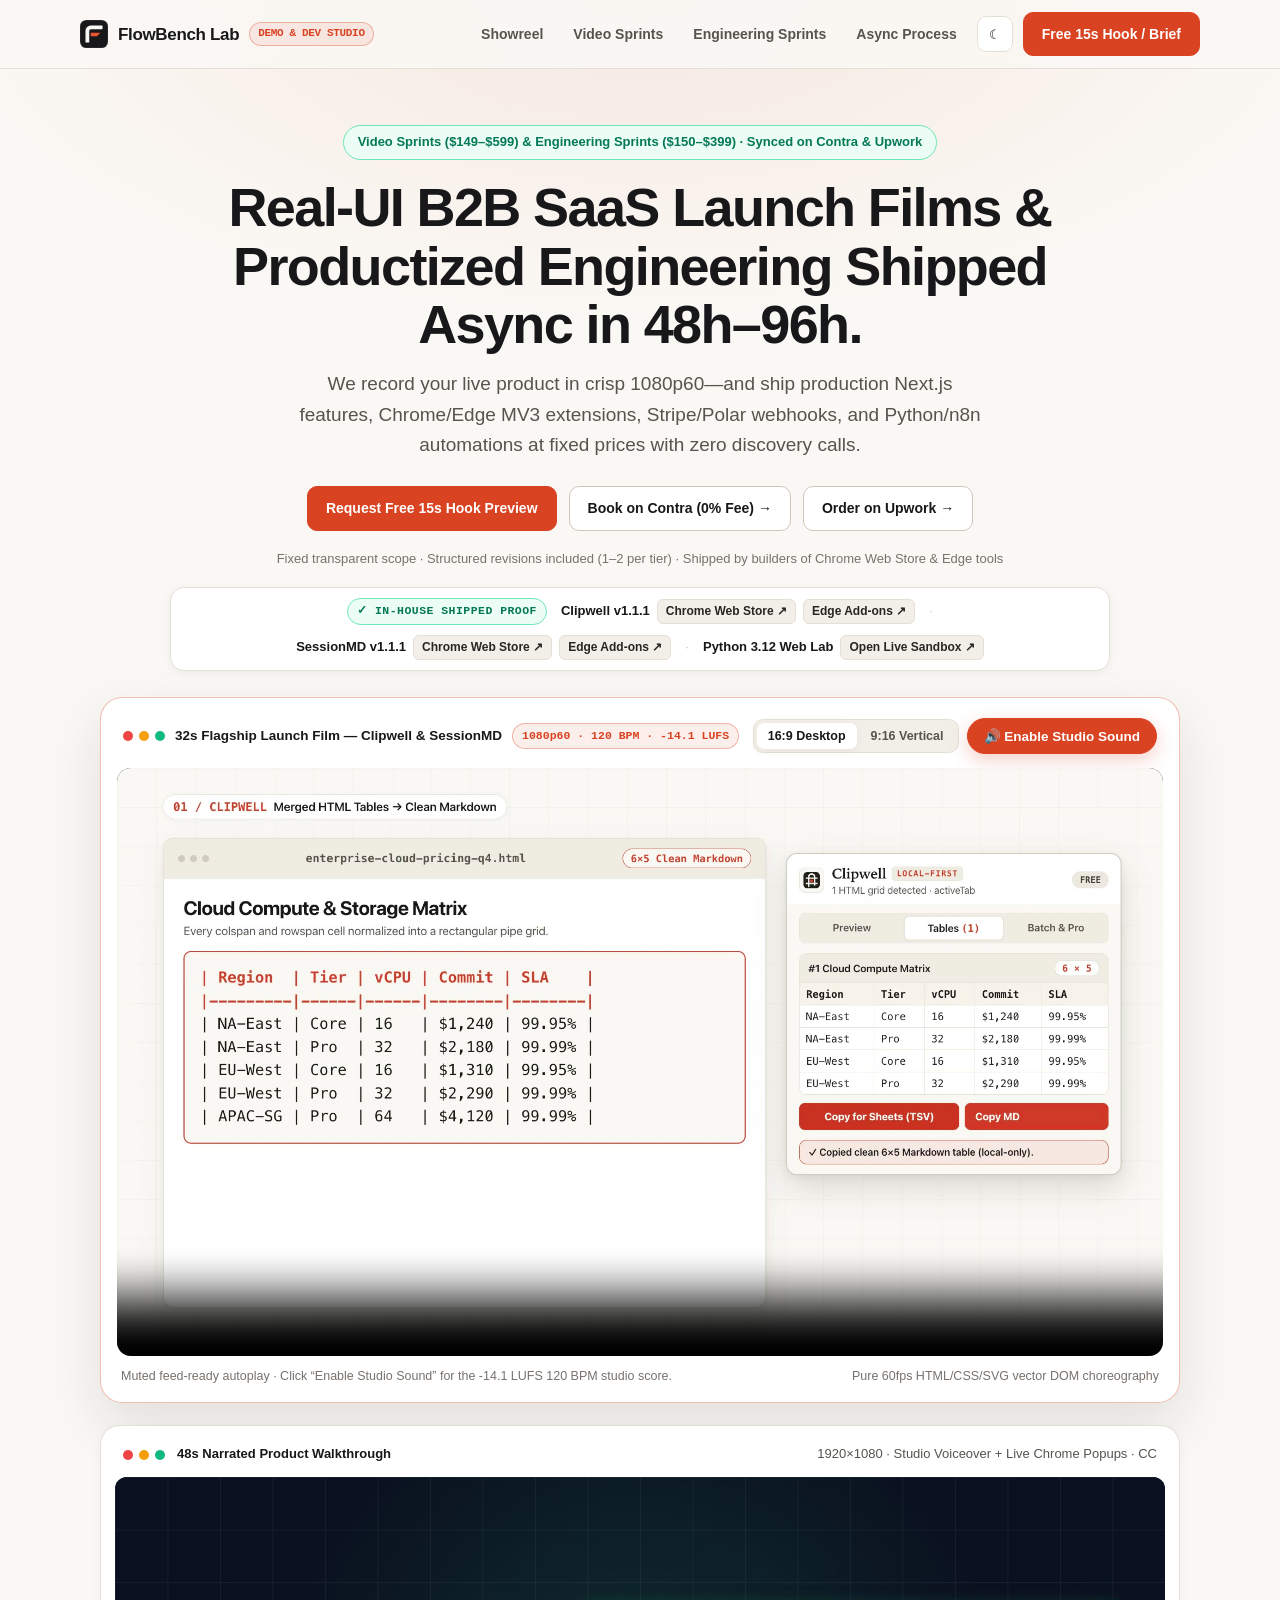
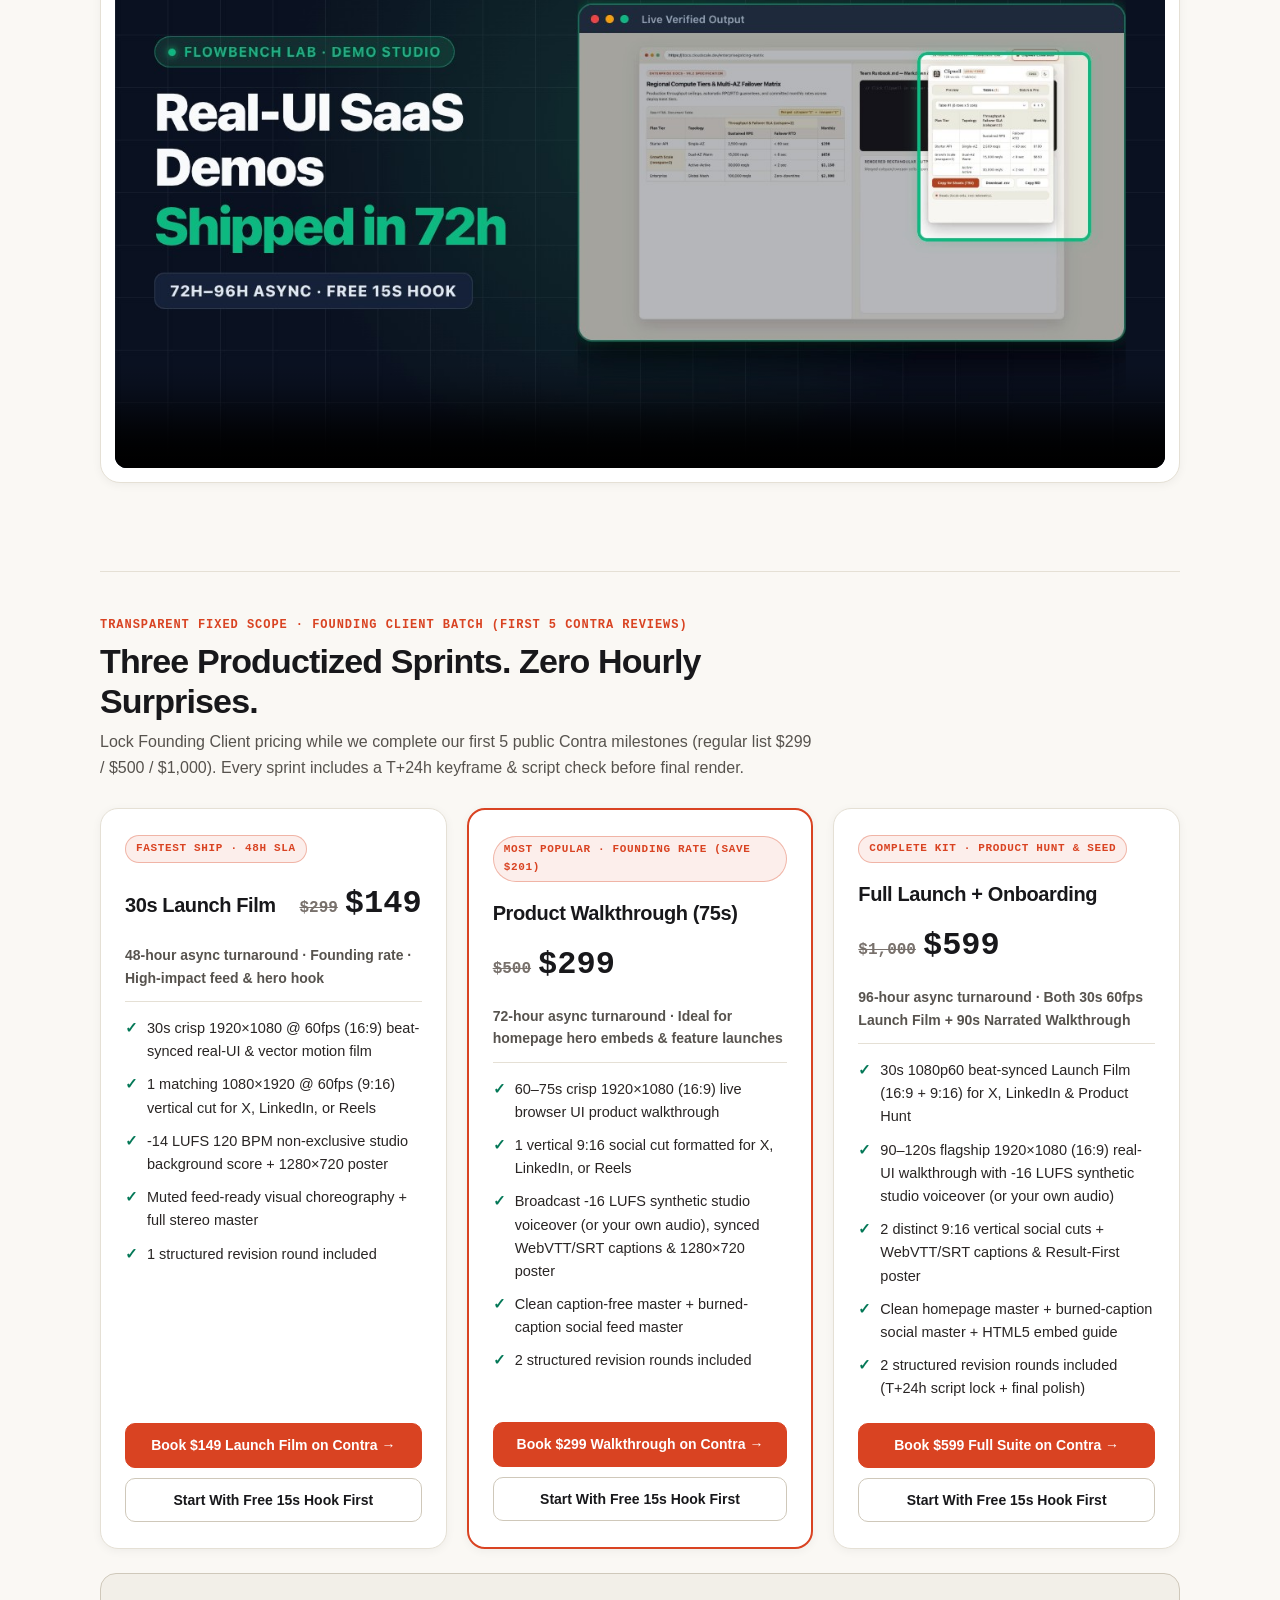
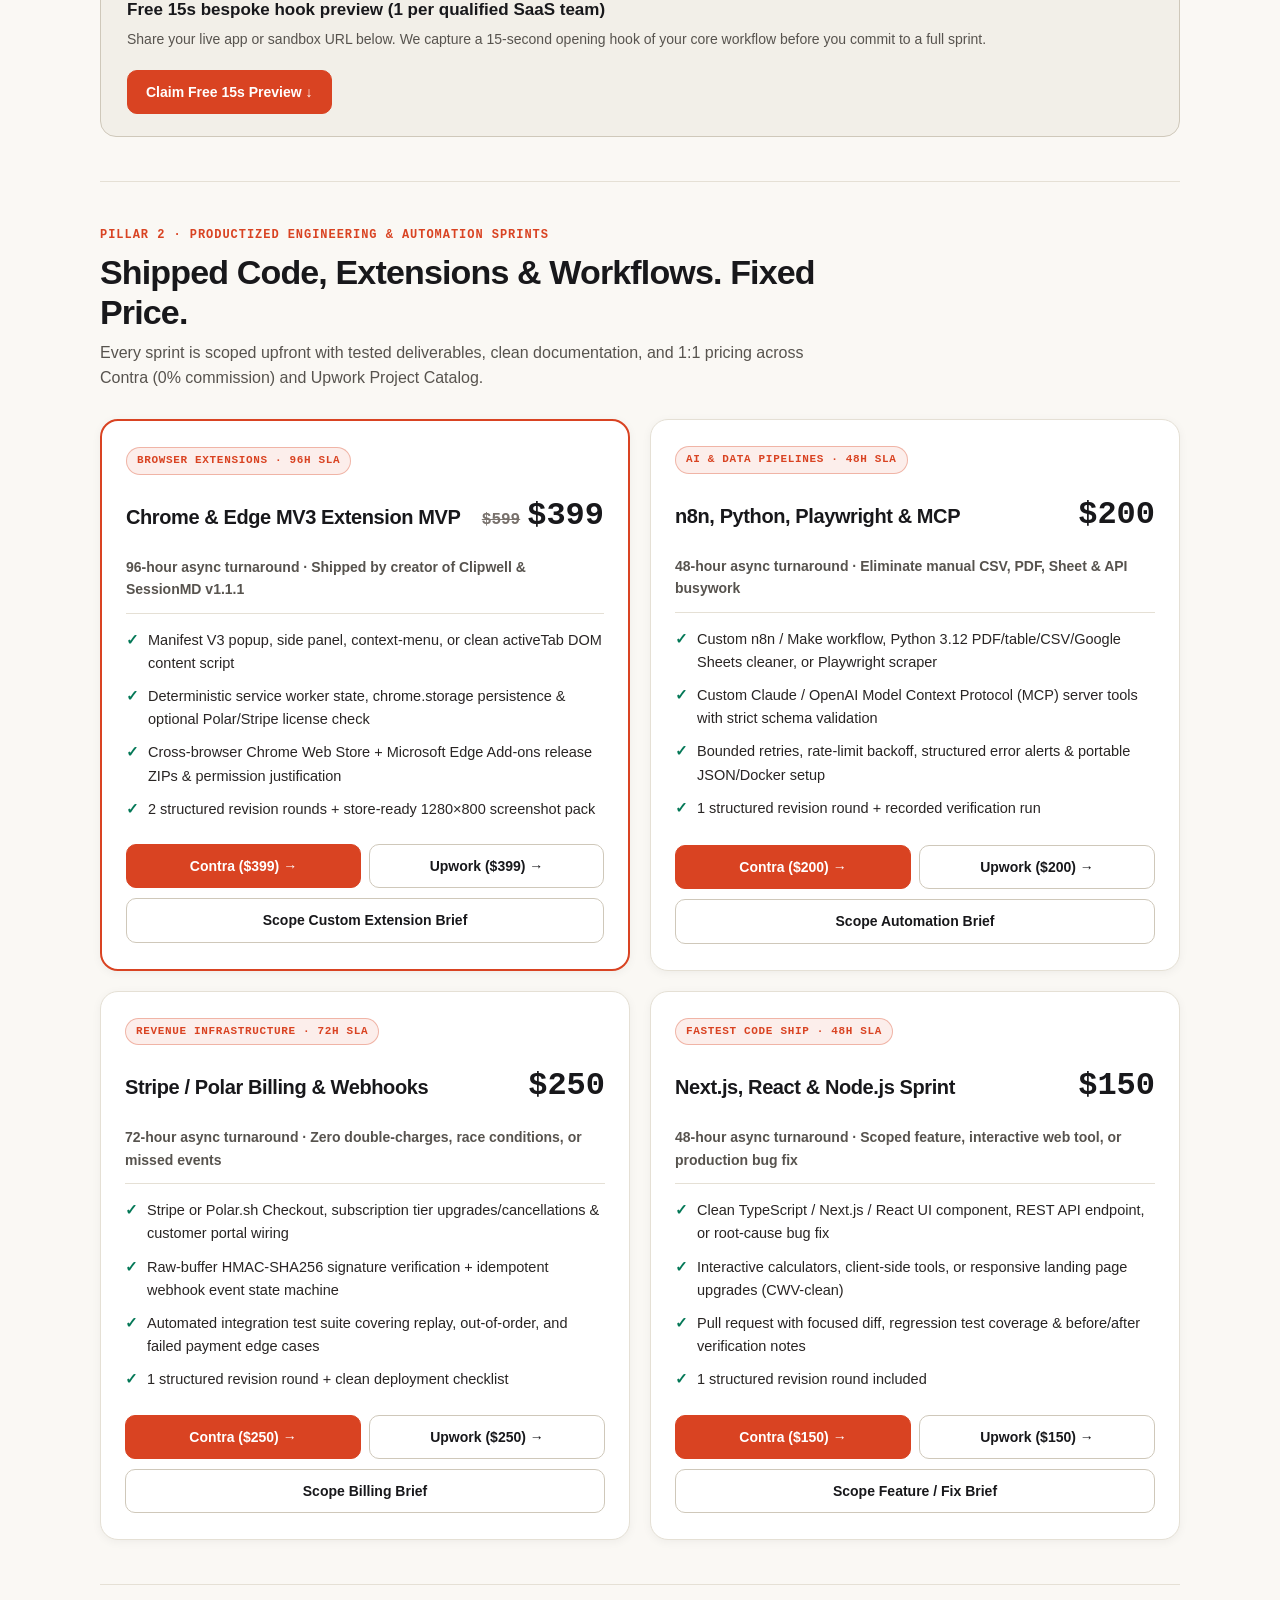
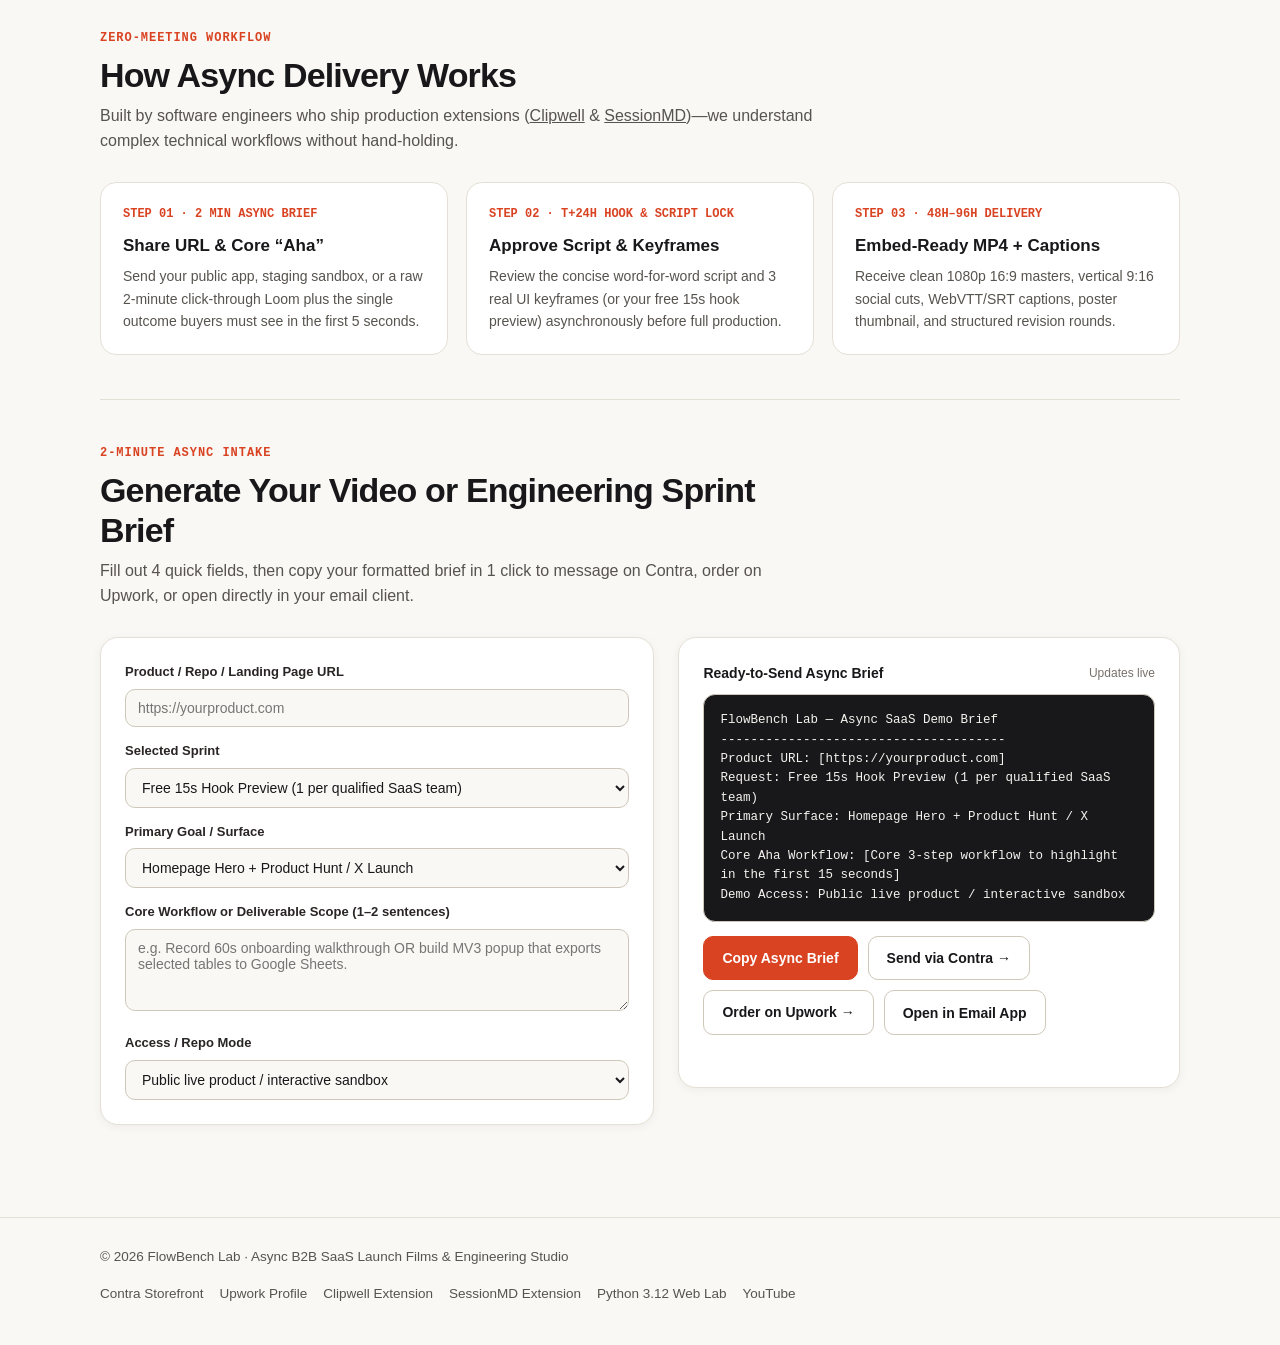
<file: index.html>
<!doctype html>
<html lang="en">
<head>
  <meta charset="utf-8" />
  <meta name="viewport" content="width=device-width, initial-scale=1" />
  <meta name="theme-color" content="#FAF8F4" />
  <title>FlowBench Lab — Async B2B SaaS Launch Films, Extensions &amp; Automation Sprints</title>
  <meta name="description" content="Crisp 1080p60 B2B SaaS launch films, Chrome/Edge MV3 extensions, Stripe/Polar webhooks, and Python/n8n automations shipped asynchronously in 48h–96h. Fixed sprints from $149." />
  <link rel="canonical" href="https://lhphong09t2.github.io/flowbench/" />
  <link rel="icon" href="./favicon.svg" type="image/svg+xml" />

  <meta property="og:type" content="website" />
  <meta property="og:site_name" content="FlowBench Lab" />
  <meta property="og:title" content="FlowBench Lab — Async B2B SaaS Launch Films &amp; Engineering Sprints" />
  <meta property="og:description" content="1080p60 B2B SaaS launch films, real-UI walkthroughs, Chrome/Edge MV3 extensions, Stripe/Polar webhooks &amp; Python/n8n automations shipped async in 48h–96h from $149." />
  <meta property="og:url" content="https://lhphong09t2.github.io/flowbench/" />
  <meta property="og:image" content="https://lhphong09t2.github.io/flowbench/poster-1280x720.jpg" />
  <meta property="og:image:width" content="1280" />
  <meta property="og:image:height" content="720" />

  <meta name="twitter:card" content="summary_large_image" />
  <meta name="twitter:title" content="FlowBench Lab — Async B2B SaaS Launch Films &amp; Engineering Sprints" />
  <meta name="twitter:description" content="1080p60 B2B SaaS launch films, Chrome/Edge MV3 extensions &amp; Python/n8n automations shipped async in 48h–96h from $149." />
  <meta name="twitter:image" content="https://lhphong09t2.github.io/flowbench/poster-1280x720.jpg" />

  <script type="application/ld+json">
  {
    "@context": "https://schema.org",
    "@type": "ProfessionalService",
    "name": "FlowBench Lab",
    "url": "https://lhphong09t2.github.io/flowbench/",
    "image": "https://lhphong09t2.github.io/flowbench/poster-1280x720.jpg",
    "description": "Async B2B SaaS product demo and engineering studio shipping 1080p60 launch films, real-interface product walkthroughs, Chrome/Edge MV3 browser extensions, Stripe/Polar billing webhooks, and Python/n8n automations in 48 to 96 hours.",
    "priceRange": "$149 - $599",
    "hasOfferCatalog": {
      "@type": "OfferCatalog",
      "name": "Async B2B SaaS Video & Engineering Sprints",
      "itemListElement": [
        {
          "@type": "Offer",
          "name": "30s Beat-Synced SaaS Launch Film (16:9 + 9:16)",
          "price": "149",
          "priceCurrency": "USD"
        },
        {
          "@type": "Offer",
          "name": "Product Walkthrough Sprint (60-75s)",
          "price": "299",
          "priceCurrency": "USD"
        },
        {
          "@type": "Offer",
          "name": "Full Launch + Onboarding Suite (30s Film + 90s Walkthrough)",
          "price": "599",
          "priceCurrency": "USD"
        },
        {
          "@type": "Offer",
          "name": "Fast Next.js, React, Node.js Feature or Bug Fix (48h)",
          "price": "150",
          "priceCurrency": "USD"
        },
        {
          "@type": "Offer",
          "name": "Custom n8n, Python, Playwright & MCP Automation (48h)",
          "price": "200",
          "priceCurrency": "USD"
        },
        {
          "@type": "Offer",
          "name": "Stripe / Polar Checkout, Subscriptions & Idempotent Webhooks (72h)",
          "price": "250",
          "priceCurrency": "USD"
        },
        {
          "@type": "Offer",
          "name": "Chrome & Edge MV3 Browser Extension MVP + Store-Ready Pack (96h)",
          "price": "399",
          "priceCurrency": "USD"
        }
      ]
    },
    "sameAs": [
      "https://contra.com/phong_le_w9gsh5dm",
      "https://www.upwork.com/freelancers/~01a4e45c044cace574",
      "https://github.com/lhphong09t2",
      "https://www.youtube.com/@FlowBenchLab",
      "https://www.facebook.com/flowbenchlab"
    ]
  }
  </script>

  <style>
    :root, [data-theme="light"] {
      color-scheme: light;
      --bg: #FAF8F4;
      --surface: #FFFFFF;
      --surface-2: #F2EFE8;
      --header-bg: rgba(250, 248, 244, 0.90);
      --border: #E5E0D5;
      --border-strong: #CFC8BA;
      --text: #18181B;
      --text-soft: #292524;
      --muted: #57534E;
      --subtle: #78716C;
      --accent: #D94322;
      --accent-hover: #BC3315;
      --accent-wash: rgba(217, 67, 34, 0.09);
      --accent-border: rgba(217, 67, 34, 0.34);
      --accent-ink: #FFFFFF;
      --ok-bg: #ECFDF5;
      --ok-ink: #047857;
      --ok-border: #6EE7B7;
      --code-bg: #18181B;
      --code-ink: #F5F3EE;
      --shadow-sm: 0 2px 10px rgba(24, 24, 27, 0.05);
      --shadow-lg: 0 22px 54px rgba(24, 24, 27, 0.11);
    }
    @media (prefers-color-scheme: dark) {
      :root:not([data-theme="light"]) {
        color-scheme: dark;
        --bg: #141413;
        --surface: #1E1D1B;
        --surface-2: #272522;
        --header-bg: rgba(20, 20, 19, 0.90);
        --border: #2E2C28;
        --border-strong: #413E38;
        --text: #F5F3EE;
        --text-soft: #E7E5E4;
        --muted: #A8A29E;
        --subtle: #78716C;
        --accent: #F05A39;
        --accent-hover: #FF785A;
        --accent-wash: rgba(240, 90, 57, 0.14);
        --accent-border: rgba(240, 90, 57, 0.42);
        --accent-ink: #141413;
        --ok-bg: rgba(16, 185, 129, 0.15);
        --ok-ink: #6EE7B7;
        --ok-border: rgba(110, 231, 183, 0.35);
        --code-bg: #0E0E0D;
        --code-ink: #F5F3EE;
        --shadow-sm: 0 2px 12px rgba(0, 0, 0, 0.36);
        --shadow-lg: 0 26px 64px rgba(0, 0, 0, 0.56);
      }
    }
    [data-theme="dark"] {
      color-scheme: dark;
      --bg: #141413;
      --surface: #1E1D1B;
      --surface-2: #272522;
      --header-bg: rgba(20, 20, 19, 0.90);
      --border: #2E2C28;
      --border-strong: #413E38;
      --text: #F5F3EE;
      --text-soft: #E7E5E4;
      --muted: #A8A29E;
      --subtle: #78716C;
      --accent: #F05A39;
      --accent-hover: #FF785A;
      --accent-wash: rgba(240, 90, 57, 0.14);
      --accent-border: rgba(240, 90, 57, 0.42);
      --accent-ink: #141413;
      --ok-bg: rgba(16, 185, 129, 0.15);
      --ok-ink: #6EE7B7;
      --ok-border: rgba(110, 231, 183, 0.35);
      --code-bg: #0E0E0D;
      --code-ink: #F5F3EE;
      --shadow-sm: 0 2px 12px rgba(0, 0, 0, 0.36);
      --shadow-lg: 0 26px 64px rgba(0, 0, 0, 0.56);
    }

    *, *::before, *::after { box-sizing: border-box; }
    html {
      scroll-behavior: smooth;
      scroll-padding-top: 84px;
      background: var(--bg);
    }
    body {
      margin: 0;
      font-family: -apple-system, BlinkMacSystemFont, "Inter", "Segoe UI", Roboto, sans-serif;
      background: radial-gradient(960px 440px at 50% 0%, var(--accent-wash), var(--bg) 72%);
      color: var(--text);
      line-height: 1.6;
      -webkit-font-smoothing: antialiased;
      overflow-x: hidden;
    }
    a { color: inherit; text-decoration: none; }

    .container {
      max-width: 1120px;
      margin: 0 auto;
      padding: 0 20px;
    }

    /* Sticky Header */
    .site-header {
      position: sticky;
      top: 0;
      z-index: 50;
      background: var(--header-bg);
      backdrop-filter: blur(14px);
      -webkit-backdrop-filter: blur(14px);
      border-bottom: 1px solid var(--border);
    }
    .header-inner {
      display: flex;
      align-items: center;
      justify-content: space-between;
      gap: 14px;
      padding: 12px 0;
      flex-wrap: wrap;
    }
    .brand {
      display: inline-flex;
      align-items: center;
      gap: 10px;
      font-weight: 800;
      font-size: 17px;
      letter-spacing: -0.02em;
    }
    .brand-pill {
      font-family: ui-monospace, SFMono-Regular, Menlo, monospace;
      font-size: 11px;
      font-weight: 700;
      padding: 2px 8px;
      border-radius: 999px;
      background: var(--accent-wash);
      color: var(--accent);
      border: 1px solid var(--accent-border);
    }
    .nav-actions {
      display: flex;
      align-items: center;
      gap: 10px;
      flex-wrap: wrap;
    }
    .nav-link {
      font-size: 14px;
      font-weight: 600;
      color: var(--muted);
      padding: 6px 10px;
      border-radius: 8px;
    }
    .nav-link:hover { color: var(--text); background: var(--surface-2); }
    .theme-btn {
      width: 36px;
      height: 36px;
      border-radius: 9px;
      border: 1px solid var(--border);
      background: var(--surface);
      color: var(--text);
      display: grid;
      place-items: center;
      cursor: pointer;
    }
    .btn {
      display: inline-flex;
      align-items: center;
      justify-content: center;
      gap: 8px;
      padding: 10px 18px;
      border-radius: 10px;
      font-size: 14px;
      font-weight: 700;
      border: 1px solid var(--border-strong);
      background: var(--surface);
      color: var(--text);
      cursor: pointer;
      transition: transform 0.14s ease, background 0.14s ease, border-color 0.14s ease;
    }
    .btn:hover { transform: translateY(-1px); border-color: var(--text); }
    .btn-primary {
      background: var(--accent);
      color: var(--accent-ink);
      border-color: var(--accent);
    }
    .btn-primary:hover {
      background: var(--accent-hover);
      border-color: var(--accent-hover);
    }

    /* Hero */
    .hero {
      padding: 56px 0 36px;
      text-align: center;
    }
    .eyebrow {
      display: inline-flex;
      align-items: center;
      gap: 8px;
      padding: 6px 14px;
      border-radius: 999px;
      background: var(--ok-bg);
      color: var(--ok-ink);
      border: 1px solid var(--ok-border);
      font-size: 13px;
      font-weight: 700;
      margin-bottom: 18px;
    }
    h1 {
      margin: 0 auto 16px;
      max-width: 860px;
      font-size: clamp(32px, 5vw, 54px);
      line-height: 1.08;
      letter-spacing: -0.03em;
      font-weight: 800;
    }
    .hero-sub {
      margin: 0 auto 26px;
      max-width: 690px;
      font-size: clamp(16px, 2.1vw, 19px);
      color: var(--muted);
    }
    .hero-ctas {
      display: flex;
      justify-content: center;
      gap: 12px;
      flex-wrap: wrap;
      margin-bottom: 18px;
    }
    .hero-trust {
      font-size: 13px;
      color: var(--subtle);
    }

    /* Native 1080p Showreel Showcase */
    .player-wrap {
      margin: 26px auto 56px;
      background: var(--surface);
      border: 1px solid var(--border);
      border-radius: 20px;
      padding: 14px;
      box-shadow: var(--shadow-lg);
    }
    .player-bar {
      display: flex;
      align-items: center;
      justify-content: space-between;
      gap: 10px;
      padding: 4px 8px 12px;
      font-size: 13px;
      color: var(--muted);
      flex-wrap: wrap;
    }
    .player-dots {
      display: inline-flex;
      align-items: center;
      gap: 6px;
    }
    .player-dots i {
      width: 10px;
      height: 10px;
      border-radius: 50%;
      display: inline-block;
    }
    .video-frame {
      width: 100%;
      aspect-ratio: 16 / 9;
      background: #0B1120;
      border-radius: 12px;
      overflow: hidden;
      display: block;
    }
    video.video-frame {
      width: 100%;
      height: auto;
      display: block;
    }

    /* Sections */
    .section {
      padding: 44px 0;
      border-top: 1px solid var(--border);
    }
    .section-head {
      max-width: 720px;
      margin-bottom: 28px;
    }
    .section-kicker {
      font-family: ui-monospace, SFMono-Regular, Menlo, monospace;
      font-size: 12px;
      font-weight: 700;
      text-transform: uppercase;
      letter-spacing: 0.08em;
      color: var(--accent);
      margin-bottom: 6px;
    }
    .section-head h2 {
      margin: 0 0 8px;
      font-size: clamp(24px, 3.4vw, 34px);
      letter-spacing: -0.025em;
      line-height: 1.18;
    }
    .section-head p {
      margin: 0;
      color: var(--muted);
      font-size: 16px;
    }

    /* Scope Cards */
    .pricing-grid {
      display: grid;
      grid-template-columns: repeat(3, minmax(0, 1fr));
      gap: 20px;
    }
    .eng-grid {
      display: grid;
      grid-template-columns: repeat(2, minmax(0, 1fr));
      gap: 20px;
    }
    .card-actions-dual {
      display: grid;
      grid-template-columns: repeat(2, minmax(0, 1fr));
      gap: 8px;
    }
    .price-card {
      background: var(--surface);
      border: 1px solid var(--border);
      border-radius: 18px;
      padding: 26px 24px;
      box-shadow: var(--shadow-sm);
      display: flex;
      flex-direction: column;
      gap: 15px;
      position: relative;
    }
    .price-card.featured {
      border: 2px solid var(--accent);
    }
    .popular-tag {
      align-self: flex-start;
      font-family: ui-monospace, SFMono-Regular, Menlo, monospace;
      font-size: 11px;
      font-weight: 800;
      letter-spacing: 0.06em;
      text-transform: uppercase;
      padding: 4px 10px;
      border-radius: 999px;
      background: var(--accent-wash);
      color: var(--accent);
      border: 1px solid var(--accent-border);
    }
    .tier-head {
      display: flex;
      align-items: baseline;
      justify-content: space-between;
      gap: 10px;
      flex-wrap: wrap;
    }
    .tier-head h3 {
      margin: 0;
      font-size: 20px;
      letter-spacing: -0.02em;
    }
    .price-stack {
      display: inline-flex;
      align-items: baseline;
      gap: 7px;
    }
    .price-old {
      font-family: ui-monospace, SFMono-Regular, Menlo, monospace;
      font-size: 16px;
      font-weight: 700;
      color: var(--subtle);
      text-decoration: line-through;
    }
    .price-num {
      font-family: ui-monospace, SFMono-Regular, Menlo, monospace;
      font-size: 32px;
      font-weight: 800;
      color: var(--text);
    }
    .sla-line {
      font-size: 14px;
      font-weight: 600;
      color: var(--muted);
      padding-bottom: 12px;
      border-bottom: 1px solid var(--border);
    }
    .spec-list {
      list-style: none;
      margin: 0;
      padding: 0;
      display: flex;
      flex-direction: column;
      gap: 10px;
      font-size: 14.5px;
      color: var(--text-soft);
      flex: 1;
    }
    .spec-list li {
      display: flex;
      align-items: flex-start;
      gap: 9px;
    }
    .spec-list li::before {
      content: "✓";
      font-weight: 800;
      color: var(--ok-ink);
      flex-shrink: 0;
    }
    .card-actions {
      display: flex;
      flex-direction: column;
      gap: 10px;
      margin-top: 8px;
    }

    /* Free 15s Hook Banner */
    .hook-banner {
      margin-top: 24px;
      background: var(--surface-2);
      border: 1px solid var(--border-strong);
      border-radius: 16px;
      padding: 22px 26px;
      display: flex;
      align-items: center;
      justify-content: space-between;
      gap: 18px;
      flex-wrap: wrap;
    }
    .hook-banner strong {
      display: block;
      font-size: 17px;
      margin-bottom: 3px;
    }
    .hook-banner span {
      font-size: 14px;
      color: var(--muted);
    }

    /* Process + In-House Products */
    .steps-grid {
      display: grid;
      grid-template-columns: repeat(3, minmax(0, 1fr));
      gap: 18px;
    }
    .step-card {
      background: var(--surface);
      border: 1px solid var(--border);
      border-radius: 16px;
      padding: 22px;
    }
    .step-num {
      font-family: ui-monospace, SFMono-Regular, Menlo, monospace;
      font-size: 12px;
      font-weight: 800;
      color: var(--accent);
      margin-bottom: 8px;
    }
    .step-card h3 {
      margin: 0 0 6px;
      font-size: 17px;
    }
    .step-card p {
      margin: 0;
      font-size: 14px;
      color: var(--muted);
    }

    /* Async Intake Builder */
    .intake-grid {
      display: grid;
      grid-template-columns: 1.05fr 0.95fr;
      gap: 24px;
      align-items: start;
    }
    .form-card, .preview-card {
      background: var(--surface);
      border: 1px solid var(--border);
      border-radius: 18px;
      padding: 24px;
      box-shadow: var(--shadow-sm);
    }
    .field {
      margin-bottom: 14px;
    }
    .field label {
      display: block;
      font-size: 13px;
      font-weight: 700;
      margin-bottom: 6px;
      color: var(--text-soft);
    }
    .field input, .field select, .field textarea {
      width: 100%;
      padding: 10px 12px;
      border-radius: 10px;
      border: 1px solid var(--border-strong);
      background: var(--bg);
      color: var(--text);
      font-family: inherit;
      font-size: 14px;
    }
    .field textarea {
      min-height: 82px;
      resize: vertical;
    }
    .brief-pre {
      background: var(--code-bg);
      color: var(--code-ink);
      border-radius: 12px;
      padding: 16px;
      font-family: ui-monospace, SFMono-Regular, Menlo, monospace;
      font-size: 12.5px;
      line-height: 1.55;
      white-space: pre-wrap;
      word-break: break-word;
      margin: 0 0 14px;
      border: 1px solid var(--border-strong);
    }
    .intake-btns {
      display: flex;
      gap: 10px;
      flex-wrap: wrap;
    }
    .copy-feedback {
      font-size: 13px;
      font-weight: 600;
      color: var(--ok-ink);
      min-height: 20px;
      margin-top: 8px;
    }

    .site-footer {
      margin-top: 48px;
      border-top: 1px solid var(--border);
      padding: 28px 0 40px;
      font-size: 13.5px;
      color: var(--muted);
    }
    .footer-inner {
      display: flex;
      align-items: center;
      justify-content: space-between;
      gap: 16px;
      flex-wrap: wrap;
    }
    .footer-links {
      display: flex;
      gap: 16px;
      flex-wrap: wrap;
    }
    .footer-links a:hover { color: var(--text); text-decoration: underline; }


    /* Subtle In-House Shipped Extensions Proof Row */
    .shipped-proof-row {
      margin: 18px auto 0;
      max-width: 940px;
      display: flex;
      align-items: center;
      justify-content: center;
      gap: 10px 14px;
      flex-wrap: wrap;
      padding: 10px 16px;
      border-radius: 14px;
      background: var(--surface);
      border: 1px solid var(--border);
      box-shadow: var(--shadow-sm);
      font-size: 13px;
      color: var(--muted);
    }
    .shipped-proof-label {
      display: inline-flex;
      align-items: center;
      gap: 6px;
      font-family: ui-monospace, SFMono-Regular, Menlo, monospace;
      font-size: 11.5px;
      font-weight: 800;
      letter-spacing: 0.04em;
      text-transform: uppercase;
      color: var(--ok-ink);
      background: var(--ok-bg);
      border: 1px solid var(--ok-border);
      padding: 3px 9px;
      border-radius: 999px;
    }
    .shipped-ext-item {
      display: inline-flex;
      align-items: center;
      gap: 7px;
      flex-wrap: wrap;
    }
    .shipped-ext-name {
      font-weight: 700;
      color: var(--text);
    }
    .store-mini-link {
      display: inline-flex;
      align-items: center;
      gap: 4px;
      padding: 2px 8px;
      border-radius: 6px;
      background: var(--surface-2);
      border: 1px solid var(--border);
      color: var(--text-soft);
      font-size: 12px;
      font-weight: 600;
      transition: border-color 0.14s ease, color 0.14s ease;
    }
    .store-mini-link:hover {
      border-color: var(--text);
      color: var(--text);
    }
    .shipped-sep {
      color: var(--border-strong);
      user-select: none;
    }

    /* Upgraded Dual-Player Flagship + Narrated Walkthrough Showcase */
    .flagship-shell {
      margin: 26px auto 22px;
      background: var(--surface);
      border: 1.5px solid var(--accent-border);
      border-radius: 22px;
      padding: 16px;
      box-shadow: var(--shadow-lg);
      text-align: left;
    }
    .flagship-controls-row {
      display: flex;
      align-items: center;
      justify-content: space-between;
      gap: 12px;
      padding: 4px 6px 14px;
      flex-wrap: wrap;
    }
    .flagship-title-group {
      display: flex;
      align-items: center;
      gap: 10px;
      flex-wrap: wrap;
      font-size: 13.5px;
      color: var(--muted);
    }
    .fps-badge {
      font-family: ui-monospace, SFMono-Regular, Menlo, monospace;
      font-size: 11.5px;
      font-weight: 800;
      padding: 3px 9px;
      border-radius: 999px;
      background: var(--accent-wash);
      color: var(--accent);
      border: 1px solid var(--accent-border);
    }
    .player-toggles {
      display: flex;
      align-items: center;
      gap: 8px;
      flex-wrap: wrap;
    }
    .sound-toggle-btn {
      display: inline-flex;
      align-items: center;
      gap: 8px;
      padding: 9px 16px;
      border-radius: 999px;
      font-size: 13.5px;
      font-weight: 800;
      border: 1.5px solid var(--accent);
      background: var(--accent);
      color: var(--accent-ink);
      cursor: pointer;
      box-shadow: 0 6px 18px rgba(217, 67, 34, 0.25);
      transition: transform 0.14s ease, background 0.14s ease;
    }
    .sound-toggle-btn:hover {
      transform: translateY(-1px);
      background: var(--accent-hover);
    }
    .sound-toggle-btn.unmuted {
      background: var(--ok-bg);
      color: var(--ok-ink);
      border-color: var(--ok-border);
      box-shadow: none;
    }
    .aspect-group {
      display: inline-flex;
      padding: 3px;
      border-radius: 10px;
      background: var(--surface-2);
      border: 1px solid var(--border);
      gap: 3px;
    }
    .aspect-btn {
      padding: 6px 11px;
      border-radius: 7px;
      border: 0;
      background: transparent;
      color: var(--muted);
      font-size: 12.5px;
      font-weight: 700;
      cursor: pointer;
    }
    .aspect-btn.active {
      background: var(--surface);
      color: var(--text);
      box-shadow: var(--shadow-sm);
    }
    .flagship-stage {
      position: relative;
      width: 100%;
      background: #0E0E0D;
      border-radius: 14px;
      overflow: hidden;
      display: flex;
      justify-content: center;
      align-items: center;
    }
    .flagship-stage video {
      width: 100%;
      height: auto;
      aspect-ratio: 16 / 9;
      display: block;
      background: #0E0E0D;
    }
    .flagship-stage.vertical-mode {
      padding: 18px 0;
      background: #0E0E0D;
    }
    .flagship-stage.vertical-mode video {
      width: min(100%, 380px);
      aspect-ratio: 9 / 16;
      border-radius: 14px;
      border: 1px solid rgba(250, 248, 244, 0.14);
    }
    .motion-note {
      font-size: 12.5px;
      color: var(--subtle);
      margin-top: 10px;
      display: flex;
      justify-content: space-between;
      gap: 10px;
      flex-wrap: wrap;
      padding: 0 4px;
    }
    .walkthrough-shell {
      margin: 0 auto 52px;
      background: var(--surface);
      border: 1px solid var(--border);
      border-radius: 20px;
      padding: 14px;
      box-shadow: var(--shadow-sm);
      text-align: left;
    }

    @media (max-width: 980px) {
      .pricing-grid, .eng-grid, .steps-grid, .intake-grid, .card-actions-dual {
        grid-template-columns: 1fr;
      }
      .nav-hide-sm { display: none; }
    }
  </style>
</head>
<body>
  <header class="site-header">
    <div class="container header-inner">
      <a href="#" class="brand">
        <svg viewBox="0 0 256 256" width="28" height="28" fill="none" aria-hidden="true">
          <rect width="256" height="256" rx="58" fill="#18181B"/>
          <rect x="2" y="2" width="252" height="252" rx="56" stroke="#FAF8F4" stroke-opacity="0.24" stroke-width="4"/>
          <g transform="translate(128 128) scale(0.25) translate(-524 -512)">
            <path d="M 212 392 A 194 194 0 0 1 406 198 L 824 198 Q 836 198 836 210 L 836 324 Q 836 336 824 336 L 406 336 A 56 56 0 0 0 350 392 L 350 814 Q 350 826 338 826 L 224 826 Q 212 826 212 814 Z" fill="#FAF8F4"/>
            <path d="M 406 478 Q 406 468 416 468 L 744 468 Q 757 468 748 477 L 632 593 Q 629 596 621 596 L 416 596 Q 406 596 406 586 Z" fill="#EC5531"/>
          </g>
        </svg>
        <span>FlowBench Lab</span>
        <span class="brand-pill">DEMO &amp; DEV STUDIO</span>
      </a>
      <nav class="nav-actions" aria-label="Primary navigation">
        <a class="nav-link nav-hide-sm" href="#showreel">Showreel</a>
        <a class="nav-link nav-hide-sm" href="#pricing">Video Sprints</a>
        <a class="nav-link nav-hide-sm" href="#engineering">Engineering Sprints</a>
        <a class="nav-link nav-hide-sm" href="#process">Async Process</a>
        <button id="theme-toggle" class="theme-btn" type="button" aria-label="Toggle Daylight / Studio Dark theme" title="Switch Daylight / Dark">
          <span id="theme-glyph" aria-hidden="true">&#9788;</span>
        </button>
        <a class="btn btn-primary" href="#brief">Free 15s Hook / Brief</a>
      </nav>
    </div>
  </header>

  <main class="container">
    <section class="hero">
      <div class="eyebrow">Video Sprints ($149&ndash;$599) &amp; Engineering Sprints ($150&ndash;$399) &middot; Synced on Contra &amp; Upwork</div>
      <h1>Real-UI B2B SaaS Launch Films &amp; Productized Engineering Shipped Async in 48h&ndash;96h.</h1>
      <p class="hero-sub">
        We record your live product in crisp 1080p60&mdash;and ship production Next.js features, Chrome/Edge MV3 extensions, Stripe/Polar webhooks, and Python/n8n automations at fixed prices with zero discovery calls.
      </p>
      <div class="hero-ctas">
        <a class="btn btn-primary" href="#brief" data-select-tier="free-hook">Request Free 15s Hook Preview</a>
        <a class="btn" href="https://contra.com/phong_le_w9gsh5dm" target="_blank" rel="noopener noreferrer">Book on Contra (0% Fee) &rarr;</a>
        <a class="btn" href="https://www.upwork.com/freelancers/~01a4e45c044cace574" target="_blank" rel="noopener noreferrer">Order on Upwork &rarr;</a>
      </div>
      <div class="hero-trust">Fixed transparent scope &middot; Structured revisions included (1&ndash;2 per tier) &middot; Shipped by builders of Chrome Web Store &amp; Edge tools</div>

      <div class="shipped-proof-row" aria-label="In-House Shipped Products Proof">
        <span class="shipped-proof-label">&#10003; In-House Shipped Proof</span>
        <span class="shipped-ext-item">
          <span class="shipped-ext-name">Clipwell v1.1.1</span>
          <a class="store-mini-link" href="https://chromewebstore.google.com/detail/clipwell-%E2%80%94-clean-markdown/blkklmemnnfknlnjldhcklcpcipckmma" target="_blank" rel="noopener noreferrer">Chrome Web Store &#8599;</a>
          <a class="store-mini-link" href="https://microsoftedge.microsoft.com/addons/detail/hjmafldhdphpjmkliibmalkfpceifbbp" target="_blank" rel="noopener noreferrer">Edge Add-ons &#8599;</a>
        </span>
        <span class="shipped-sep" aria-hidden="true">&middot;</span>
        <span class="shipped-ext-item">
          <span class="shipped-ext-name">SessionMD v1.1.1</span>
          <a class="store-mini-link" href="https://chromewebstore.google.com/detail/sessionmd-%E2%80%94-crash-safe-ta/iehkfahkfobkcpcfpkhjcnbabeiigaje" target="_blank" rel="noopener noreferrer">Chrome Web Store &#8599;</a>
          <a class="store-mini-link" href="https://microsoftedge.microsoft.com/addons/detail/bkaeglckkmdkjkcdchcafogojcadamcm" target="_blank" rel="noopener noreferrer">Edge Add-ons &#8599;</a>
        </span>
        <span class="shipped-sep" aria-hidden="true">&middot;</span>
        <span class="shipped-ext-item">
          <span class="shipped-ext-name">Python 3.12 Web Lab</span>
          <a class="store-mini-link" href="./python-lab/?lesson=01">Open Live Sandbox &#8599;</a>
        </span>
      </div>

      <!-- Primary Hero Film: 32s 60fps Launch Film + -14.1 LUFS 120 BPM Studio Score -->
      <div id="showreel" class="flagship-shell">
        <div class="flagship-controls-row">
          <div class="flagship-title-group">
            <span class="player-dots">
              <i style="background:#EF4444"></i>
              <i style="background:#F59E0B"></i>
              <i style="background:#10B981"></i>
            </span>
            <strong style="color:var(--text);">32s Flagship Launch Film &mdash; Clipwell &amp; SessionMD</strong>
            <span class="fps-badge">1080p60 &middot; 120 BPM &middot; -14.1 LUFS</span>
          </div>
          <div class="player-toggles">
            <div class="aspect-group" role="group" aria-label="Video aspect ratio">
              <button id="btn-aspect-16x9" class="aspect-btn active" type="button" aria-pressed="true">16:9 Desktop</button>
              <button id="btn-aspect-9x16" class="aspect-btn" type="button" aria-pressed="false">9:16 Vertical</button>
            </div>
            <button id="btn-studio-sound" class="sound-toggle-btn" type="button" aria-pressed="false">
              &#128266; Enable Studio Sound
            </button>
          </div>
        </div>
        <div id="flagship-stage" class="flagship-stage">
          <video
            id="flagship-player"
            muted
            loop
            controls
            playsinline
            preload="metadata"
            poster="./flagship-poster-16x9.jpg?v=4"
          >
            <source id="flagship-source" src="./flagship-60fps.mp4?v=4" type="video/mp4" />
            Your browser does not support HTML5 video.
          </video>
        </div>
        <div class="motion-note">
          <span id="reduced-motion-status">Muted feed-ready autoplay &middot; Click &ldquo;Enable Studio Sound&rdquo; for the -14.1 LUFS 120 BPM studio score.</span>
          <span>Pure 60fps HTML/CSS/SVG vector DOM choreography</span>
        </div>
      </div>

      <!-- Secondary Proof Asset: 48s Narrated Product Walkthrough -->
      <div id="walkthrough" class="walkthrough-shell">
        <div class="player-bar">
          <span class="player-dots">
            <i style="background:#EF4444"></i>
            <i style="background:#F59E0B"></i>
            <i style="background:#10B981"></i>
            <strong style="margin-left:6px;color:var(--text);">48s Narrated Product Walkthrough</strong>
          </span>
          <span>1920&times;1080 &middot; Studio Voiceover + Live Chrome Popups &middot; CC</span>
        </div>
        <video
          id="showreel-player"
          class="video-frame"
          controls
          playsinline
          preload="metadata"
          poster="./poster-1280x720.jpg"
        >
          <source src="./showreel-1080p.mp4" type="video/mp4" />
          <track kind="captions" src="./captions-en.vtt" srclang="en" label="English" default />
          Your browser does not support HTML5 video.
        </video>
      </div>
    </section>

    <section id="pricing" class="section">
      <div class="section-head">
        <div class="section-kicker">Transparent Fixed Scope &middot; Founding Client Batch (First 5 Contra Reviews)</div>
        <h2>Three Productized Sprints. Zero Hourly Surprises.</h2>
        <p>Lock Founding Client pricing while we complete our first 5 public Contra milestones (regular list $299 / $500 / $1,000). Every sprint includes a T+24h keyframe &amp; script check before final render.</p>
      </div>

      <div class="pricing-grid">
        <article class="price-card">
          <span class="popular-tag">Fastest Ship &middot; 48h SLA</span>
          <div class="tier-head">
            <h3>30s Launch Film</h3>
            <span class="price-stack"><span class="price-old">$299</span><span class="price-num">$149</span></span>
          </div>
          <div class="sla-line">48-hour async turnaround &middot; Founding rate &middot; High-impact feed &amp; hero hook</div>
          <ul class="spec-list">
            <li>30s crisp 1920&times;1080 @ 60fps (16:9) beat-synced real-UI &amp; vector motion film</li>
            <li>1 matching 1080&times;1920 @ 60fps (9:16) vertical cut for X, LinkedIn, or Reels</li>
            <li>-14 LUFS 120 BPM non-exclusive studio background score + 1280&times;720 poster</li>
            <li>Muted feed-ready visual choreography + full stereo master</li>
            <li>1 structured revision round included</li>
          </ul>
          <div class="card-actions">
            <a class="btn btn-primary" href="https://contra.com/s/YQ7B6RWQ-30s-60fps-beat-synced-saa-s-launch-film-169-916-48h-async" target="_blank" rel="noopener noreferrer">Book $149 Launch Film on Contra &rarr;</a>
            <a class="btn" href="#brief" data-select-tier="launch-149">Start With Free 15s Hook First</a>
          </div>
        </article>

        <article class="price-card featured">
          <span class="popular-tag">Most Popular &middot; Founding Rate (Save $201)</span>
          <div class="tier-head">
            <h3>Product Walkthrough (75s)</h3>
            <span class="price-stack"><span class="price-old">$500</span><span class="price-num">$299</span></span>
          </div>
          <div class="sla-line">72-hour async turnaround &middot; Ideal for homepage hero embeds &amp; feature launches</div>
          <ul class="spec-list">
            <li>60&ndash;75s crisp 1920&times;1080 (16:9) live browser UI product walkthrough</li>
            <li>1 vertical 9:16 social cut formatted for X, LinkedIn, or Reels</li>
            <li>Broadcast -16 LUFS synthetic studio voiceover (or your own audio), synced WebVTT/SRT captions &amp; 1280&times;720 poster</li>
            <li>Clean caption-free master + burned-caption social feed master</li>
            <li>2 structured revision rounds included</li>
          </ul>
          <div class="card-actions">
            <a class="btn btn-primary" href="https://contra.com/s/kLobPXLF-60-75s-saa-s-product-walkthrough-916-social-cut-72h-async" target="_blank" rel="noopener noreferrer">Book $299 Walkthrough on Contra &rarr;</a>
            <a class="btn" href="#brief" data-select-tier="walkthrough-299">Start With Free 15s Hook First</a>
          </div>
        </article>

        <article class="price-card">
          <span class="popular-tag">Complete Kit &middot; Product Hunt &amp; Seed</span>
          <div class="tier-head">
            <h3>Full Launch + Onboarding</h3>
            <span class="price-stack"><span class="price-old">$1,000</span><span class="price-num">$599</span></span>
          </div>
          <div class="sla-line">96-hour async turnaround &middot; Both 30s 60fps Launch Film + 90s Narrated Walkthrough</div>
          <ul class="spec-list">
            <li>30s 1080p60 beat-synced Launch Film (16:9 + 9:16) for X, LinkedIn &amp; Product Hunt</li>
            <li>90&ndash;120s flagship 1920&times;1080 (16:9) real-UI walkthrough with -16 LUFS synthetic studio voiceover (or your own audio)</li>
            <li>2 distinct 9:16 vertical social cuts + WebVTT/SRT captions &amp; Result-First poster</li>
            <li>Clean homepage master + burned-caption social master + HTML5 embed guide</li>
            <li>2 structured revision rounds included (T+24h script lock + final polish)</li>
          </ul>
          <div class="card-actions">
            <a class="btn btn-primary" href="https://contra.com/s/LQA3AkQE-full-saa-s-launch-suite-30s-film-90s-walkthrough-96h-async" target="_blank" rel="noopener noreferrer">Book $599 Full Suite on Contra &rarr;</a>
            <a class="btn" href="#brief" data-select-tier="suite-599">Start With Free 15s Hook First</a>
          </div>
        </article>
      </div>

      <div class="hook-banner">
        <div>
          <strong>Free 15s bespoke hook preview (1 per qualified SaaS team)</strong>
          <span>Share your live app or sandbox URL below. We capture a 15-second opening hook of your core workflow before you commit to a full sprint.</span>
        </div>
        <a class="btn btn-primary" href="#brief" data-select-tier="free-hook">Claim Free 15s Preview &darr;</a>
      </div>
    </section>

    <section id="engineering" class="section">
      <div class="section-head">
        <div class="section-kicker">Pillar 2 &middot; Productized Engineering &amp; Automation Sprints</div>
        <h2>Shipped Code, Extensions &amp; Workflows. Fixed Price.</h2>
        <p>Every sprint is scoped upfront with tested deliverables, clean documentation, and 1:1 pricing across Contra (0% commission) and Upwork Project Catalog.</p>
      </div>

      <div class="eng-grid">
        <article class="price-card featured">
          <span class="popular-tag">Browser Extensions &middot; 96h SLA</span>
          <div class="tier-head">
            <h3>Chrome &amp; Edge MV3 Extension MVP</h3>
            <span class="price-stack"><span class="price-old">$599</span><span class="price-num">$399</span></span>
          </div>
          <div class="sla-line">96-hour async turnaround &middot; Shipped by creator of Clipwell &amp; SessionMD v1.1.1</div>
          <ul class="spec-list">
            <li>Manifest V3 popup, side panel, context-menu, or clean activeTab DOM content script</li>
            <li>Deterministic service worker state, chrome.storage persistence &amp; optional Polar/Stripe license check</li>
            <li>Cross-browser Chrome Web Store + Microsoft Edge Add-ons release ZIPs &amp; permission justification</li>
            <li>2 structured revision rounds + store-ready 1280&times;800 screenshot pack</li>
          </ul>
          <div class="card-actions">
            <div class="card-actions-dual">
              <a class="btn btn-primary" href="https://contra.com/s/PYloloOB-chrome-and-edge-mv3-browser-extension-mvp-store-ready-pack-96h" target="_blank" rel="noopener noreferrer">Contra ($399) &rarr;</a>
              <a class="btn" href="https://www.upwork.com/freelancers/~01a4e45c044cace574" target="_blank" rel="noopener noreferrer">Upwork ($399) &rarr;</a>
            </div>
            <a class="btn" href="#brief" data-select-tier="eng-extension-399">Scope Custom Extension Brief</a>
          </div>
        </article>

        <article class="price-card">
          <span class="popular-tag">AI &amp; Data Pipelines &middot; 48h SLA</span>
          <div class="tier-head">
            <h3>n8n, Python, Playwright &amp; MCP</h3>
            <span class="price-stack"><span class="price-num">$200</span></span>
          </div>
          <div class="sla-line">48-hour async turnaround &middot; Eliminate manual CSV, PDF, Sheet &amp; API busywork</div>
          <ul class="spec-list">
            <li>Custom n8n / Make workflow, Python 3.12 PDF/table/CSV/Google Sheets cleaner, or Playwright scraper</li>
            <li>Custom Claude / OpenAI Model Context Protocol (MCP) server tools with strict schema validation</li>
            <li>Bounded retries, rate-limit backoff, structured error alerts &amp; portable JSON/Docker setup</li>
            <li>1 structured revision round + recorded verification run</li>
          </ul>
          <div class="card-actions">
            <div class="card-actions-dual">
              <a class="btn btn-primary" href="https://contra.com/s/N6sXRX23-custom-n8n-python-playwright-sheets-and-mcp-automation-48h" target="_blank" rel="noopener noreferrer">Contra ($200) &rarr;</a>
              <a class="btn" href="https://www.upwork.com/services/product/development-it-custom-n8n-make-playwright-or-claude-mcp-workflows-2122202833616520327" target="_blank" rel="noopener noreferrer">Upwork ($200) &rarr;</a>
            </div>
            <a class="btn" href="#brief" data-select-tier="eng-automation-200">Scope Automation Brief</a>
          </div>
        </article>

        <article class="price-card">
          <span class="popular-tag">Revenue Infrastructure &middot; 72h SLA</span>
          <div class="tier-head">
            <h3>Stripe / Polar Billing &amp; Webhooks</h3>
            <span class="price-stack"><span class="price-num">$250</span></span>
          </div>
          <div class="sla-line">72-hour async turnaround &middot; Zero double-charges, race conditions, or missed events</div>
          <ul class="spec-list">
            <li>Stripe or Polar.sh Checkout, subscription tier upgrades/cancellations &amp; customer portal wiring</li>
            <li>Raw-buffer HMAC-SHA256 signature verification + idempotent webhook event state machine</li>
            <li>Automated integration test suite covering replay, out-of-order, and failed payment edge cases</li>
            <li>1 structured revision round + clean deployment checklist</li>
          </ul>
          <div class="card-actions">
            <div class="card-actions-dual">
              <a class="btn btn-primary" href="https://contra.com/s/7bmolUqE-stripepolar-checkout-subscriptions-and-idempotent-webhooks-72h" target="_blank" rel="noopener noreferrer">Contra ($250) &rarr;</a>
              <a class="btn" href="https://www.upwork.com/services/product/development-it-stripe-checkout-subscriptions-and-reliable-node-webhooks-2122200993364218397" target="_blank" rel="noopener noreferrer">Upwork ($250) &rarr;</a>
            </div>
            <a class="btn" href="#brief" data-select-tier="eng-billing-250">Scope Billing Brief</a>
          </div>
        </article>

        <article class="price-card">
          <span class="popular-tag">Fastest Code Ship &middot; 48h SLA</span>
          <div class="tier-head">
            <h3>Next.js, React &amp; Node.js Sprint</h3>
            <span class="price-stack"><span class="price-num">$150</span></span>
          </div>
          <div class="sla-line">48-hour async turnaround &middot; Scoped feature, interactive web tool, or production bug fix</div>
          <ul class="spec-list">
            <li>Clean TypeScript / Next.js / React UI component, REST API endpoint, or root-cause bug fix</li>
            <li>Interactive calculators, client-side tools, or responsive landing page upgrades (CWV-clean)</li>
            <li>Pull request with focused diff, regression test coverage &amp; before/after verification notes</li>
            <li>1 structured revision round included</li>
          </ul>
          <div class="card-actions">
            <div class="card-actions-dual">
              <a class="btn btn-primary" href="https://contra.com/s/YLsUYbFr-fast-nextjs-react-node-feature-bug-fix-or-web-tool-48h" target="_blank" rel="noopener noreferrer">Contra ($150) &rarr;</a>
              <a class="btn" href="https://www.upwork.com/services/product/development-it-fast-next-js-react-or-node-js-bug-fixes-and-new-features-2122198281289503261" target="_blank" rel="noopener noreferrer">Upwork ($150) &rarr;</a>
            </div>
            <a class="btn" href="#brief" data-select-tier="eng-web-150">Scope Feature / Fix Brief</a>
          </div>
        </article>
      </div>
    </section>

    <section id="process" class="section">
      <div class="section-head">
        <div class="section-kicker">Zero-Meeting Workflow</div>
        <h2>How Async Delivery Works</h2>
        <p>Built by software engineers who ship production extensions (<a href="https://lhphong09t2.github.io/clipwell/" target="_blank" rel="noopener" style="text-decoration:underline">Clipwell</a> &amp; <a href="https://lhphong09t2.github.io/sessionmd/" target="_blank" rel="noopener" style="text-decoration:underline">SessionMD</a>)&mdash;we understand complex technical workflows without hand-holding.</p>
      </div>
      <div class="steps-grid">
        <div class="step-card">
          <div class="step-num">STEP 01 &middot; 2 MIN ASYNC BRIEF</div>
          <h3>Share URL &amp; Core &ldquo;Aha&rdquo;</h3>
          <p>Send your public app, staging sandbox, or a raw 2-minute click-through Loom plus the single outcome buyers must see in the first 5 seconds.</p>
        </div>
        <div class="step-card">
          <div class="step-num">STEP 02 &middot; T+24H HOOK &amp; SCRIPT LOCK</div>
          <h3>Approve Script &amp; Keyframes</h3>
          <p>Review the concise word-for-word script and 3 real UI keyframes (or your free 15s hook preview) asynchronously before full production.</p>
        </div>
        <div class="step-card">
          <div class="step-num">STEP 03 &middot; 48H&ndash;96H DELIVERY</div>
          <h3>Embed-Ready MP4 + Captions</h3>
          <p>Receive clean 1080p 16:9 masters, vertical 9:16 social cuts, WebVTT/SRT captions, poster thumbnail, and structured revision rounds.</p>
        </div>
      </div>
    </section>

    <section id="brief" class="section">
      <div class="section-head">
        <div class="section-kicker">2-Minute Async Intake</div>
        <h2>Generate Your Video or Engineering Sprint Brief</h2>
        <p>Fill out 4 quick fields, then copy your formatted brief in 1 click to message on Contra, order on Upwork, or open directly in your email client.</p>
      </div>

      <div class="intake-grid">
        <form id="brief-form" class="form-card" onsubmit="return false;">
          <div class="field">
            <label for="f-url">Product / Repo / Landing Page URL</label>
            <input id="f-url" type="url" placeholder="https://yourproduct.com" value="" />
          </div>
          <div class="field">
            <label for="f-tier">Selected Sprint</label>
            <select id="f-tier">
              <optgroup label="Video &amp; Launch Sprints">
                <option data-tier-key="free-hook" value="Free 15s Hook Preview (1 per qualified SaaS team)">Free 15s Hook Preview (1 per qualified SaaS team)</option>
                <option data-tier-key="launch-149" value="$149 Launch Film — Founding Rate, list $299 (30s 60fps · 48h · 1 revision)">$149 Launch Film &mdash; Founding Rate, list $299 (30s 60fps &middot; 48h &middot; 1 revision)</option>
                <option data-tier-key="walkthrough-299" value="$299 Product Walkthrough — Founding Rate, list $500 (60–75s · 72h · 2 revisions)">$299 Product Walkthrough &mdash; Founding Rate, list $500 (60&ndash;75s &middot; 72h &middot; 2 revisions)</option>
                <option data-tier-key="suite-599" value="$599 Full Launch + Onboarding Suite — Founding Rate, list $1,000 (30s + 90s · 96h · 2 revisions)">$599 Full Launch + Onboarding Suite &mdash; Founding Rate, list $1,000 (30s + 90s &middot; 96h &middot; 2 revisions)</option>
              </optgroup>
              <optgroup label="Engineering &amp; Automation Sprints">
                <option data-tier-key="eng-extension-399" value="$399 Chrome &amp; Edge MV3 Browser Extension MVP (96h · 2 revisions)">$399 Chrome &amp; Edge MV3 Browser Extension MVP (96h &middot; 2 revisions)</option>
                <option data-tier-key="eng-automation-200" value="$200 Custom n8n, Python, Playwright &amp; MCP Automation (48h · 1 revision)">$200 Custom n8n, Python, Playwright &amp; MCP Automation (48h &middot; 1 revision)</option>
                <option data-tier-key="eng-billing-250" value="$250 Stripe / Polar Checkout, Subscriptions &amp; Idempotent Webhooks (72h · 1 revision)">$250 Stripe / Polar Checkout, Subscriptions &amp; Idempotent Webhooks (72h &middot; 1 revision)</option>
                <option data-tier-key="eng-web-150" value="$150 Fast Next.js, React, Node.js Feature or Bug Fix (48h · 1 revision)">$150 Fast Next.js, React, Node.js Feature or Bug Fix (48h &middot; 1 revision)</option>
              </optgroup>
            </select>
          </div>
          <div class="field">
            <label for="f-placement">Primary Goal / Surface</label>
            <select id="f-placement">
              <option value="Homepage Hero + Product Hunt / X Launch">Homepage Hero + Product Hunt / X Launch</option>
              <option value="Homepage Above-the-Fold Walkthrough">Homepage Above-the-Fold Walkthrough</option>
              <option value="Chrome / Edge MV3 Extension or Internal Automation">Chrome / Edge MV3 Extension or Internal Automation</option>
              <option value="Production SaaS Feature, Bug Fix, or Stripe/Polar Billing">Production SaaS Feature, Bug Fix, or Stripe/Polar Billing</option>
              <option value="Docs, Changelog &amp; Customer Onboarding">Docs, Changelog &amp; Customer Onboarding</option>
            </select>
          </div>
          <div class="field">
            <label for="f-aha">Core Workflow or Deliverable Scope (1&ndash;2 sentences)</label>
            <textarea id="f-aha" placeholder="e.g. Record 60s onboarding walkthrough OR build MV3 popup that exports selected tables to Google Sheets."></textarea>
          </div>
          <div class="field" style="margin-bottom:0">
            <label for="f-access">Access / Repo Mode</label>
            <select id="f-access">
              <option value="Public live product / interactive sandbox">Public live product / interactive sandbox</option>
              <option value="GitHub repo / staging access (shared after confirmation)">GitHub repo / staging access (shared after confirmation)</option>
              <option value="2-minute raw founder Loom + written spec">2-minute raw founder Loom + written spec</option>
            </select>
          </div>
        </form>

        <div class="preview-card">
          <div style="display:flex;justify-content:space-between;align-items:center;margin-bottom:10px;">
            <strong style="font-size:14px;">Ready-to-Send Async Brief</strong>
            <span style="font-size:12px;color:var(--subtle);">Updates live</span>
          </div>
          <pre id="brief-output" class="brief-pre"></pre>
          <div class="intake-btns">
            <button id="btn-copy-brief" class="btn btn-primary" type="button">Copy Async Brief</button>
            <a class="btn" href="https://contra.com/phong_le_w9gsh5dm" target="_blank" rel="noopener noreferrer">Send via Contra &rarr;</a>
            <a class="btn" href="https://www.upwork.com/freelancers/~01a4e45c044cace574" target="_blank" rel="noopener noreferrer">Order on Upwork &rarr;</a>
            <button id="btn-mailto-brief" class="btn" type="button">Open in Email App</button>
          </div>
          <div id="copy-feedback" class="copy-feedback" role="status" aria-live="polite"></div>
        </div>
      </div>
    </section>
  </main>

  <footer class="site-footer">
    <div class="container footer-inner">
      <div>&copy; 2026 FlowBench Lab &middot; Async B2B SaaS Launch Films &amp; Engineering Studio</div>
      <div class="footer-links">
        <a href="https://contra.com/phong_le_w9gsh5dm" target="_blank" rel="noopener noreferrer">Contra Storefront</a>
        <a href="https://www.upwork.com/freelancers/~01a4e45c044cace574" target="_blank" rel="noopener noreferrer">Upwork Profile</a>
        <a href="https://lhphong09t2.github.io/clipwell/" target="_blank" rel="noopener noreferrer">Clipwell Extension</a>
        <a href="https://lhphong09t2.github.io/sessionmd/" target="_blank" rel="noopener noreferrer">SessionMD Extension</a>
        <a href="./python-lab/?lesson=01">Python 3.12 Web Lab</a>
        <a href="https://www.youtube.com/@FlowBenchLab" target="_blank" rel="noopener noreferrer">YouTube</a>
      </div>
    </div>
  </footer>

  <script>
    (function () {
      const STORAGE_KEY = "flowbench_studio_theme";
      const docEl = document.documentElement;
      const themeBtn = document.getElementById("theme-toggle");
      const glyph = document.getElementById("theme-glyph");

      function isDarkEffective() {
        const attr = docEl.getAttribute("data-theme");
        if (attr === "dark") return true;
        if (attr === "light") return false;
        return Boolean(window.matchMedia && window.matchMedia("(prefers-color-scheme: dark)").matches);
      }
      function setTheme(mode) {
        docEl.setAttribute("data-theme", mode);
        try { localStorage.setItem(STORAGE_KEY, mode); } catch (_) {}
        if (glyph) glyph.textContent = mode === "dark" ? "☀" : "☾";
      }
      try {
        const saved = localStorage.getItem(STORAGE_KEY);
        if (saved === "dark" || saved === "light") setTheme(saved);
        else if (glyph) glyph.textContent = isDarkEffective() ? "☀" : "☾";
      } catch (_) {}

      themeBtn?.addEventListener("click", () => {
        setTheme(isDarkEffective() ? "light" : "dark");
      });

      const urlEl = document.getElementById("f-url");
      const tierEl = document.getElementById("f-tier");
      const placeEl = document.getElementById("f-placement");
      const ahaEl = document.getElementById("f-aha");
      const accessEl = document.getElementById("f-access");
      const outEl = document.getElementById("brief-output");
      const feedbackEl = document.getElementById("copy-feedback");

      function buildBriefText() {
        const url = (urlEl.value || "").trim() || "[https://yourproduct.com]";
        const tier = tierEl.value;
        const place = placeEl.value;
        const aha = (ahaEl.value || "").trim() || "[Core 3-step workflow to highlight in the first 15 seconds]";
        const access = accessEl.value;
        return [
          "FlowBench Lab — Async SaaS Demo Brief",
          "--------------------------------------",
          "Product URL: " + url,
          "Request: " + tier,
          "Primary Surface: " + place,
          "Core Aha Workflow: " + aha,
          "Demo Access: " + access
        ].join("\n");
      }

      function refreshBrief() {
        outEl.textContent = buildBriefText();
      }
      [urlEl, tierEl, placeEl, ahaEl, accessEl].forEach((el) => {
        el?.addEventListener("input", refreshBrief);
        el?.addEventListener("change", refreshBrief);
      });
      refreshBrief();

      document.querySelectorAll("[data-select-tier]").forEach((link) => {
        link.addEventListener("click", () => {
          const hint = link.getAttribute("data-select-tier") || "";
          for (const opt of tierEl.options) {
            if (opt.dataset.tierKey === hint) {
              tierEl.value = opt.value;
              refreshBrief();
              break;
            }
          }
        });
      });

      document.getElementById("btn-copy-brief")?.addEventListener("click", async () => {
        const text = buildBriefText();
        let ok = false;
        try {
          await navigator.clipboard.writeText(text);
          ok = true;
        } catch (_) {
          const ta = document.createElement("textarea");
          ta.value = text;
          document.body.appendChild(ta);
          ta.select();
          ok = Boolean(document.execCommand("copy"));
          ta.remove();
        }
        feedbackEl.textContent = ok
          ? "✓ Copied brief to clipboard — paste directly on Contra or in your email."
          : "Select the brief text above and press Cmd/Ctrl+C.";
      });

      document.getElementById("btn-mailto-brief")?.addEventListener("click", () => {
        const subject = encodeURIComponent("FlowBench Lab — " + tierEl.value.split("(")[0].trim());
        const body = encodeURIComponent(buildBriefText());
        const dest = ["lhphong09t2", "gmail.com"].join("@");
        window.location.href = "mailto:" + dest + "?subject=" + subject + "&body=" + body;
      });

      // Flagship 60fps Player: prefers-reduced-motion guard, Studio Sound toggle & 16:9 / 9:16 switcher
      const flagshipVideo = document.getElementById("flagship-player");
      const flagshipSource = document.getElementById("flagship-source");
      const flagshipStage = document.getElementById("flagship-stage");
      const soundBtn = document.getElementById("btn-studio-sound");
      const btn16 = document.getElementById("btn-aspect-16x9");
      const btn9 = document.getElementById("btn-aspect-9x16");
      const motionStatus = document.getElementById("reduced-motion-status");
      const reducedMotionQuery = window.matchMedia ? window.matchMedia("(prefers-reduced-motion: reduce)") : null;

      function syncSoundButton() {
        if (!flagshipVideo || !soundBtn) return;
        const isUnmuted = !flagshipVideo.muted;
        soundBtn.classList.toggle("unmuted", isUnmuted);
        soundBtn.setAttribute("aria-pressed", isUnmuted ? "true" : "false");
        soundBtn.innerHTML = isUnmuted ? "&#128263; Mute Studio Sound" : "&#128266; Enable Studio Sound";
      }

      if (flagshipVideo) {
        if (reducedMotionQuery && reducedMotionQuery.matches) {
          flagshipVideo.pause();
          flagshipVideo.removeAttribute("autoplay");
          if (motionStatus) {
            motionStatus.textContent = "Autoplay paused (prefers-reduced-motion enabled) — press Play anytime.";
          }
        } else {
          const p = flagshipVideo.play();
          if (p && typeof p.catch === "function") p.catch(() => {});
        }

        flagshipVideo.addEventListener("volumechange", syncSoundButton);

        soundBtn?.addEventListener("click", () => {
          flagshipVideo.muted = !flagshipVideo.muted;
          if (!flagshipVideo.muted) {
            flagshipVideo.volume = 1.0;
            const p = flagshipVideo.play();
            if (p && typeof p.catch === "function") p.catch(() => {});
          }
          syncSoundButton();
        });

        function switchFlagshipAspect(mode) {
          const wasMuted = flagshipVideo.muted;
          const wasPaused = flagshipVideo.paused;
          const isVert = mode === "9x16";
          const nextSrc = isVert ? "./flagship-9x16-60fps.mp4?v=4" : "./flagship-60fps.mp4?v=4";
          const nextPoster = isVert ? "./flagship-poster-9x16.jpg?v=4" : "./flagship-poster-16x9.jpg?v=4";
          flagshipStage?.classList.toggle("vertical-mode", isVert);
          btn16?.classList.toggle("active", !isVert);
          btn9?.classList.toggle("active", isVert);
          btn16?.setAttribute("aria-pressed", !isVert ? "true" : "false");
          btn9?.setAttribute("aria-pressed", isVert ? "true" : "false");
          flagshipVideo.setAttribute("poster", nextPoster);
          if (flagshipSource) flagshipSource.setAttribute("src", nextSrc);
          flagshipVideo.src = nextSrc;
          flagshipVideo.muted = wasMuted;
          flagshipVideo.load();
          if (!wasPaused || !(reducedMotionQuery && reducedMotionQuery.matches)) {
            const p = flagshipVideo.play();
            if (p && typeof p.catch === "function") p.catch(() => {});
          }
          syncSoundButton();
        }

        btn16?.addEventListener("click", () => switchFlagshipAspect("16x9"));
        btn9?.addEventListener("click", () => switchFlagshipAspect("9x16"));
      }

    })();
  </script>
</body>
</html>
</file>
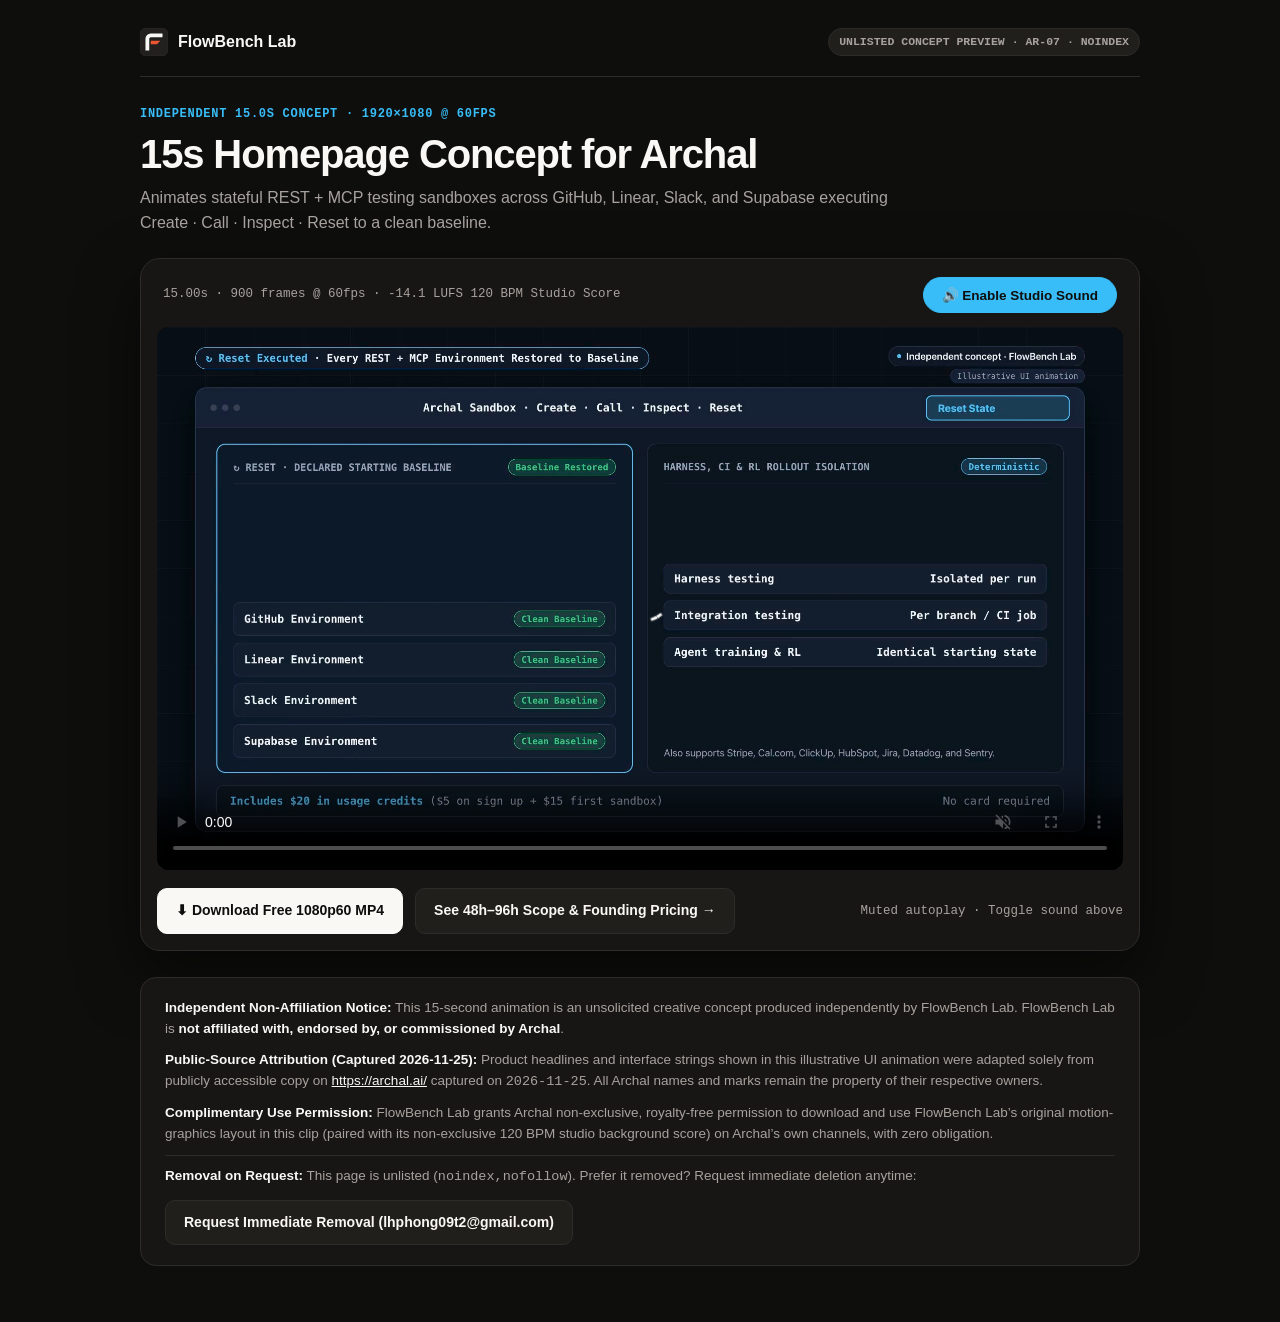
<file: preview/ar-07/index.html>
<!doctype html>
<html lang="en">
<head>
  <meta charset="utf-8" />
  <meta name="viewport" content="width=device-width, initial-scale=1" />
  <meta name="robots" content="noindex,nofollow" />
  <meta name="googlebot" content="noindex,nofollow,noarchive" />
  <title>15s Homepage Concept Preview (Archal) — FlowBench Lab</title>
  <link rel="icon" href="../../favicon.svg" type="image/svg+xml" />
  <style>
    :root {
      color-scheme: dark;
      --bg: #0E0E0D;
      --surface: #171614;
      --surface-2: #211F1C;
      --border: #2E2C28;
      --text: #FAF8F4;
      --muted: #A8A29E;
      --accent: #38BDF8;
    }
    *, *::before, *::after { box-sizing: border-box; }
    body {
      margin: 0;
      font-family: -apple-system, BlinkMacSystemFont, "Inter", "Segoe UI", Roboto, sans-serif;
      background: var(--bg);
      color: var(--text);
      line-height: 1.55;
      -webkit-font-smoothing: antialiased;
    }
    a { color: inherit; text-decoration: none; }
    .wrap {
      max-width: 1040px;
      margin: 0 auto;
      padding: 28px 20px 56px;
    }
    .topbar {
      display: flex;
      align-items: center;
      justify-content: space-between;
      gap: 14px;
      padding-bottom: 20px;
      border-bottom: 1px solid var(--border);
      flex-wrap: wrap;
    }
    .brand {
      display: inline-flex;
      align-items: center;
      gap: 10px;
      font-weight: 800;
      font-size: 16px;
    }
    .pill {
      font-family: ui-monospace, SFMono-Regular, Menlo, monospace;
      font-size: 11.5px;
      font-weight: 700;
      padding: 4px 10px;
      border-radius: 999px;
      background: var(--surface-2);
      border: 1px solid var(--border);
      color: var(--muted);
    }
    .hero-head {
      margin: 28px 0 20px;
    }
    .kicker {
      font-family: ui-monospace, SFMono-Regular, Menlo, monospace;
      font-size: 12px;
      font-weight: 700;
      letter-spacing: 0.06em;
      text-transform: uppercase;
      color: var(--accent);
      margin-bottom: 8px;
    }
    h1 {
      margin: 0 0 10px;
      font-size: clamp(26px, 4vw, 40px);
      line-height: 1.12;
      letter-spacing: -0.028em;
    }
    .sub {
      margin: 0;
      color: var(--muted);
      font-size: 16px;
      max-width: 780px;
    }
    .player-card {
      margin-top: 22px;
      background: var(--surface);
      border: 1.5px solid var(--border);
      border-radius: 20px;
      padding: 16px;
      box-shadow: 0 24px 60px rgba(0, 0, 0, 0.5);
    }
    .player-bar {
      display: flex;
      align-items: center;
      justify-content: space-between;
      gap: 12px;
      padding: 2px 6px 14px;
      flex-wrap: wrap;
    }
    .player-meta {
      font-family: ui-monospace, SFMono-Regular, Menlo, monospace;
      font-size: 12.5px;
      color: var(--muted);
    }
    .sound-btn {
      display: inline-flex;
      align-items: center;
      gap: 8px;
      padding: 9px 18px;
      border-radius: 999px;
      border: 1.5px solid var(--accent);
      background: var(--accent);
      color: #0E0E0D;
      font-size: 13.5px;
      font-weight: 800;
      cursor: pointer;
    }
    .sound-btn.active {
      background: transparent;
      color: var(--accent);
    }
    video {
      width: 100%;
      aspect-ratio: 16 / 9;
      border-radius: 12px;
      background: #000;
      display: block;
    }
    .actions-row {
      margin-top: 18px;
      display: flex;
      align-items: center;
      justify-content: space-between;
      gap: 12px;
      flex-wrap: wrap;
    }
    .btn-group {
      display: flex;
      gap: 12px;
      flex-wrap: wrap;
    }
    .btn {
      display: inline-flex;
      align-items: center;
      gap: 8px;
      padding: 11px 18px;
      border-radius: 10px;
      font-size: 14px;
      font-weight: 700;
      border: 1px solid var(--border);
      background: var(--surface-2);
      color: var(--text);
      cursor: pointer;
    }
    .btn-primary {
      background: var(--text);
      color: #0E0E0D;
      border-color: var(--text);
    }
    .disclosure-card {
      margin-top: 26px;
      background: var(--surface);
      border: 1px solid var(--border);
      border-radius: 16px;
      padding: 20px 24px;
      font-size: 13.5px;
      color: var(--muted);
      display: flex;
      flex-direction: column;
      gap: 10px;
    }
    .disclosure-card strong {
      color: var(--text);
    }
    .takedown-row {
      padding-top: 10px;
      border-top: 1px solid var(--border);
      display: flex;
      align-items: center;
      justify-content: space-between;
      gap: 12px;
      flex-wrap: wrap;
    }
    .link-ul {
      text-decoration: underline;
      color: var(--text);
    }
  </style>
</head>
<body>
  <div class="wrap">
    <header class="topbar">
      <a href="../../" class="brand">
        <svg viewBox="0 0 256 256" width="28" height="28" fill="none" aria-hidden="true">
          <rect width="256" height="256" rx="58" fill="#22201E" stroke="#383530" stroke-width="4"/>
          <g transform="translate(128 128) scale(0.25) translate(-524 -512)">
            <path d="M 212 392 A 194 194 0 0 1 406 198 L 824 198 Q 836 198 836 210 L 836 324 Q 836 336 824 336 L 406 336 A 56 56 0 0 0 350 392 L 350 814 Q 350 826 338 826 L 224 826 Q 212 826 212 814 Z" fill="#FAF8F4"/>
            <path d="M 406 478 Q 406 468 416 468 L 744 468 Q 757 468 748 477 L 632 593 Q 629 596 621 596 L 416 596 Q 406 596 406 586 Z" fill="#EC5531"/>
          </g>
        </svg>
        <span>FlowBench Lab</span>
      </a>
      <span class="pill">UNLISTED CONCEPT PREVIEW &middot; AR-07 &middot; NOINDEX</span>
    </header>

    <section class="hero-head">
      <div class="kicker">Independent 15.0s Concept &middot; 1920&times;1080 @ 60fps</div>
      <h1>15s Homepage Concept for Archal</h1>
      <p class="sub">Animates stateful REST + MCP testing sandboxes across GitHub, Linear, Slack, and Supabase executing Create · Call · Inspect · Reset to a clean baseline.</p>
    </section>

    <section class="player-card">
      <div class="player-bar">
        <span class="player-meta">15.00s &middot; 900 frames @ 60fps &middot; -14.1 LUFS 120 BPM Studio Score</span>
        <button id="btn-sound" class="sound-btn" type="button" aria-pressed="false">&#128266; Enable Studio Sound</button>
      </div>
      <video id="teaser-video" muted loop controls playsinline preload="metadata" poster="./poster.jpg">
        <source src="./teaser-1080p60.mp4" type="video/mp4" />
        Your browser does not support HTML5 video.
      </video>
      <div class="actions-row">
        <div class="btn-group">
          <a class="btn btn-primary" href="./teaser-1080p60.mp4" download="flowbench-15s-concept-ar07.mp4">&#11015; Download Free 1080p60 MP4</a>
          <a class="btn" href="../../#pricing">See 48h&ndash;96h Scope &amp; Founding Pricing &rarr;</a>
        </div>
        <span id="motion-hint" class="player-meta">Muted autoplay &middot; Toggle sound above</span>
      </div>
    </section>

    <section class="disclosure-card" aria-label="Attribution and non-affiliation disclosure">
      <div>
        <strong>Independent Non-Affiliation Notice:</strong> This 15-second animation is an unsolicited creative concept produced independently by FlowBench Lab. FlowBench Lab is <strong>not affiliated with, endorsed by, or commissioned by Archal</strong>.
      </div>
      <div>
        <strong>Public-Source Attribution (Captured 2026-11-25):</strong> Product headlines and interface strings shown in this illustrative UI animation were adapted solely from publicly accessible copy on <a class="link-ul" href="https://archal.ai/" target="_blank" rel="noopener noreferrer">https://archal.ai/</a> captured on <code>2026-11-25</code>. All Archal names and marks remain the property of their respective owners.
      </div>
      <div>
        <strong>Complimentary Use Permission:</strong> FlowBench Lab grants Archal non-exclusive, royalty-free permission to download and use FlowBench Lab&rsquo;s original motion-graphics layout in this clip (paired with its non-exclusive 120 BPM studio background score) on Archal&rsquo;s own channels, with zero obligation.
      </div>
      <div class="takedown-row">
        <span><strong>Removal on Request:</strong> This page is unlisted (<code>noindex,nofollow</code>). Prefer it removed? Request immediate deletion anytime:</span>
        <a class="btn" href="mailto:lhphong09t2@gmail.com?subject=Remove%20Unlisted%20Preview%20(AR-07)">Request Immediate Removal (lhphong09t2@gmail.com)</a>
      </div>
    </section>
  </div>

  <script>
    (function () {
      const vid = document.getElementById("teaser-video");
      const btn = document.getElementById("btn-sound");
      const hint = document.getElementById("motion-hint");
      const reduce = window.matchMedia && window.matchMedia("(prefers-reduced-motion: reduce)").matches;

      function sync() {
        if (!vid || !btn) return;
        const on = !vid.muted;
        btn.classList.toggle("active", on);
        btn.setAttribute("aria-pressed", on ? "true" : "false");
        btn.innerHTML = on ? "&#128263; Mute Studio Sound" : "&#128266; Enable Studio Sound";
      }

      if (vid) {
        if (reduce) {
          vid.pause();
          if (hint) hint.textContent = "Autoplay paused (prefers-reduced-motion)";
        } else {
          const p = vid.play();
          if (p && typeof p.catch === "function") p.catch(() => {});
        }
        vid.addEventListener("volumechange", sync);
        btn?.addEventListener("click", () => {
          vid.muted = !vid.muted;
          if (!vid.muted) {
            vid.volume = 1.0;
            const p = vid.play();
            if (p && typeof p.catch === "function") p.catch(() => {});
          }
          sync();
        });
      }
    })();
  </script>
</body>
</html>
</file>
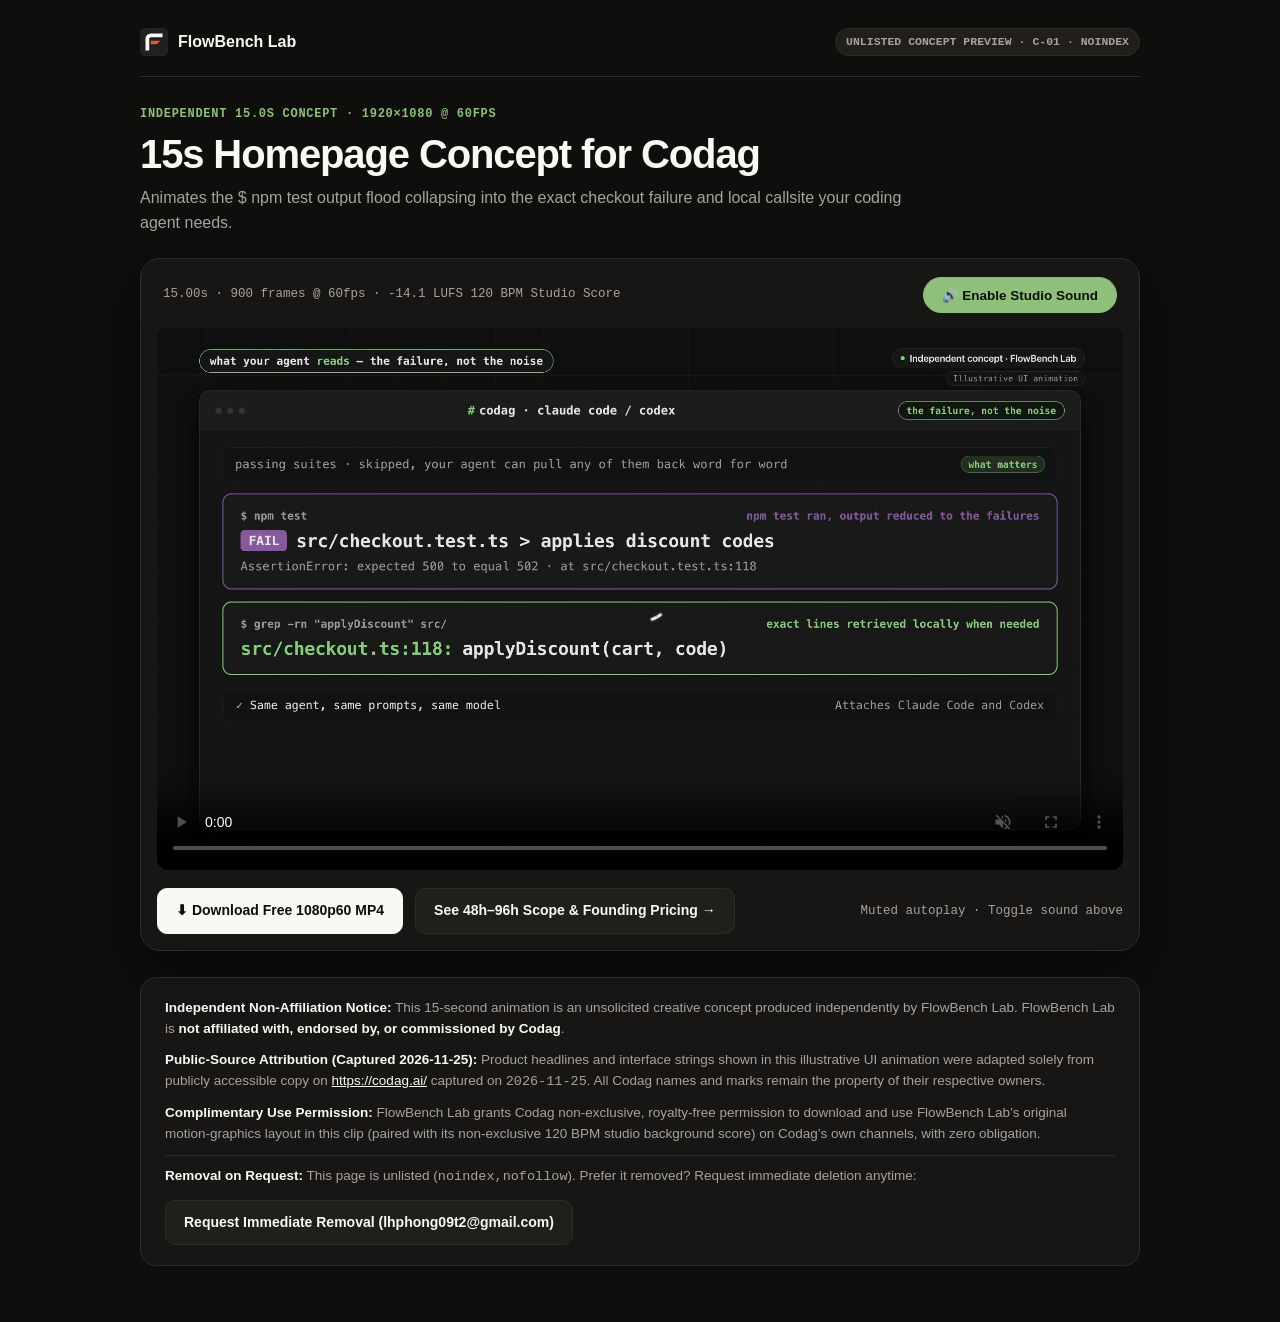
<file: preview/c-01/index.html>
<!doctype html>
<html lang="en">
<head>
  <meta charset="utf-8" />
  <meta name="viewport" content="width=device-width, initial-scale=1" />
  <meta name="robots" content="noindex,nofollow" />
  <meta name="googlebot" content="noindex,nofollow,noarchive" />
  <title>15s Homepage Concept Preview (Codag) — FlowBench Lab</title>
  <link rel="icon" href="../../favicon.svg" type="image/svg+xml" />
  <style>
    :root {
      color-scheme: dark;
      --bg: #0E0E0D;
      --surface: #171614;
      --surface-2: #211F1C;
      --border: #2E2C28;
      --text: #FAF8F4;
      --muted: #A8A29E;
      --accent: #8ec07c;
    }
    *, *::before, *::after { box-sizing: border-box; }
    body {
      margin: 0;
      font-family: -apple-system, BlinkMacSystemFont, "Inter", "Segoe UI", Roboto, sans-serif;
      background: var(--bg);
      color: var(--text);
      line-height: 1.55;
      -webkit-font-smoothing: antialiased;
    }
    a { color: inherit; text-decoration: none; }
    .wrap {
      max-width: 1040px;
      margin: 0 auto;
      padding: 28px 20px 56px;
    }
    .topbar {
      display: flex;
      align-items: center;
      justify-content: space-between;
      gap: 14px;
      padding-bottom: 20px;
      border-bottom: 1px solid var(--border);
      flex-wrap: wrap;
    }
    .brand {
      display: inline-flex;
      align-items: center;
      gap: 10px;
      font-weight: 800;
      font-size: 16px;
    }
    .pill {
      font-family: ui-monospace, SFMono-Regular, Menlo, monospace;
      font-size: 11.5px;
      font-weight: 700;
      padding: 4px 10px;
      border-radius: 999px;
      background: var(--surface-2);
      border: 1px solid var(--border);
      color: var(--muted);
    }
    .hero-head {
      margin: 28px 0 20px;
    }
    .kicker {
      font-family: ui-monospace, SFMono-Regular, Menlo, monospace;
      font-size: 12px;
      font-weight: 700;
      letter-spacing: 0.06em;
      text-transform: uppercase;
      color: var(--accent);
      margin-bottom: 8px;
    }
    h1 {
      margin: 0 0 10px;
      font-size: clamp(26px, 4vw, 40px);
      line-height: 1.12;
      letter-spacing: -0.028em;
    }
    .sub {
      margin: 0;
      color: var(--muted);
      font-size: 16px;
      max-width: 780px;
    }
    .player-card {
      margin-top: 22px;
      background: var(--surface);
      border: 1.5px solid var(--border);
      border-radius: 20px;
      padding: 16px;
      box-shadow: 0 24px 60px rgba(0, 0, 0, 0.5);
    }
    .player-bar {
      display: flex;
      align-items: center;
      justify-content: space-between;
      gap: 12px;
      padding: 2px 6px 14px;
      flex-wrap: wrap;
    }
    .player-meta {
      font-family: ui-monospace, SFMono-Regular, Menlo, monospace;
      font-size: 12.5px;
      color: var(--muted);
    }
    .sound-btn {
      display: inline-flex;
      align-items: center;
      gap: 8px;
      padding: 9px 18px;
      border-radius: 999px;
      border: 1.5px solid var(--accent);
      background: var(--accent);
      color: #0E0E0D;
      font-size: 13.5px;
      font-weight: 800;
      cursor: pointer;
    }
    .sound-btn.active {
      background: transparent;
      color: var(--accent);
    }
    video {
      width: 100%;
      aspect-ratio: 16 / 9;
      border-radius: 12px;
      background: #000;
      display: block;
    }
    .actions-row {
      margin-top: 18px;
      display: flex;
      align-items: center;
      justify-content: space-between;
      gap: 12px;
      flex-wrap: wrap;
    }
    .btn-group {
      display: flex;
      gap: 12px;
      flex-wrap: wrap;
    }
    .btn {
      display: inline-flex;
      align-items: center;
      gap: 8px;
      padding: 11px 18px;
      border-radius: 10px;
      font-size: 14px;
      font-weight: 700;
      border: 1px solid var(--border);
      background: var(--surface-2);
      color: var(--text);
      cursor: pointer;
    }
    .btn-primary {
      background: var(--text);
      color: #0E0E0D;
      border-color: var(--text);
    }
    .disclosure-card {
      margin-top: 26px;
      background: var(--surface);
      border: 1px solid var(--border);
      border-radius: 16px;
      padding: 20px 24px;
      font-size: 13.5px;
      color: var(--muted);
      display: flex;
      flex-direction: column;
      gap: 10px;
    }
    .disclosure-card strong {
      color: var(--text);
    }
    .takedown-row {
      padding-top: 10px;
      border-top: 1px solid var(--border);
      display: flex;
      align-items: center;
      justify-content: space-between;
      gap: 12px;
      flex-wrap: wrap;
    }
    .link-ul {
      text-decoration: underline;
      color: var(--text);
    }
  </style>
</head>
<body>
  <div class="wrap">
    <header class="topbar">
      <a href="../../" class="brand">
        <svg viewBox="0 0 256 256" width="28" height="28" fill="none" aria-hidden="true">
          <rect width="256" height="256" rx="58" fill="#22201E" stroke="#383530" stroke-width="4"/>
          <g transform="translate(128 128) scale(0.25) translate(-524 -512)">
            <path d="M 212 392 A 194 194 0 0 1 406 198 L 824 198 Q 836 198 836 210 L 836 324 Q 836 336 824 336 L 406 336 A 56 56 0 0 0 350 392 L 350 814 Q 350 826 338 826 L 224 826 Q 212 826 212 814 Z" fill="#FAF8F4"/>
            <path d="M 406 478 Q 406 468 416 468 L 744 468 Q 757 468 748 477 L 632 593 Q 629 596 621 596 L 416 596 Q 406 596 406 586 Z" fill="#EC5531"/>
          </g>
        </svg>
        <span>FlowBench Lab</span>
      </a>
      <span class="pill">UNLISTED CONCEPT PREVIEW &middot; C-01 &middot; NOINDEX</span>
    </header>

    <section class="hero-head">
      <div class="kicker">Independent 15.0s Concept &middot; 1920&times;1080 @ 60fps</div>
      <h1>15s Homepage Concept for Codag</h1>
      <p class="sub">Animates the $ npm test output flood collapsing into the exact checkout failure and local callsite your coding agent needs.</p>
    </section>

    <section class="player-card">
      <div class="player-bar">
        <span class="player-meta">15.00s &middot; 900 frames @ 60fps &middot; -14.1 LUFS 120 BPM Studio Score</span>
        <button id="btn-sound" class="sound-btn" type="button" aria-pressed="false">&#128266; Enable Studio Sound</button>
      </div>
      <video id="teaser-video" muted loop controls playsinline preload="metadata" poster="./poster.jpg">
        <source src="./teaser-1080p60.mp4" type="video/mp4" />
        Your browser does not support HTML5 video.
      </video>
      <div class="actions-row">
        <div class="btn-group">
          <a class="btn btn-primary" href="./teaser-1080p60.mp4" download="flowbench-15s-concept-c01.mp4">&#11015; Download Free 1080p60 MP4</a>
          <a class="btn" href="../../#pricing">See 48h&ndash;96h Scope &amp; Founding Pricing &rarr;</a>
        </div>
        <span id="motion-hint" class="player-meta">Muted autoplay &middot; Toggle sound above</span>
      </div>
    </section>

    <section class="disclosure-card" aria-label="Attribution and non-affiliation disclosure">
      <div>
        <strong>Independent Non-Affiliation Notice:</strong> This 15-second animation is an unsolicited creative concept produced independently by FlowBench Lab. FlowBench Lab is <strong>not affiliated with, endorsed by, or commissioned by Codag</strong>.
      </div>
      <div>
        <strong>Public-Source Attribution (Captured 2026-11-25):</strong> Product headlines and interface strings shown in this illustrative UI animation were adapted solely from publicly accessible copy on <a class="link-ul" href="https://codag.ai/" target="_blank" rel="noopener noreferrer">https://codag.ai/</a> captured on <code>2026-11-25</code>. All Codag names and marks remain the property of their respective owners.
      </div>
      <div>
        <strong>Complimentary Use Permission:</strong> FlowBench Lab grants Codag non-exclusive, royalty-free permission to download and use FlowBench Lab&rsquo;s original motion-graphics layout in this clip (paired with its non-exclusive 120 BPM studio background score) on Codag&rsquo;s own channels, with zero obligation.
      </div>
      <div class="takedown-row">
        <span><strong>Removal on Request:</strong> This page is unlisted (<code>noindex,nofollow</code>). Prefer it removed? Request immediate deletion anytime:</span>
        <a class="btn" href="mailto:lhphong09t2@gmail.com?subject=Remove%20Unlisted%20Preview%20(C-01)">Request Immediate Removal (lhphong09t2@gmail.com)</a>
      </div>
    </section>
  </div>

  <script>
    (function () {
      const vid = document.getElementById("teaser-video");
      const btn = document.getElementById("btn-sound");
      const hint = document.getElementById("motion-hint");
      const reduce = window.matchMedia && window.matchMedia("(prefers-reduced-motion: reduce)").matches;

      function sync() {
        if (!vid || !btn) return;
        const on = !vid.muted;
        btn.classList.toggle("active", on);
        btn.setAttribute("aria-pressed", on ? "true" : "false");
        btn.innerHTML = on ? "&#128263; Mute Studio Sound" : "&#128266; Enable Studio Sound";
      }

      if (vid) {
        if (reduce) {
          vid.pause();
          if (hint) hint.textContent = "Autoplay paused (prefers-reduced-motion)";
        } else {
          const p = vid.play();
          if (p && typeof p.catch === "function") p.catch(() => {});
        }
        vid.addEventListener("volumechange", sync);
        btn?.addEventListener("click", () => {
          vid.muted = !vid.muted;
          if (!vid.muted) {
            vid.volume = 1.0;
            const p = vid.play();
            if (p && typeof p.catch === "function") p.catch(() => {});
          }
          sync();
        });
      }
    })();
  </script>
</body>
</html>
</file>
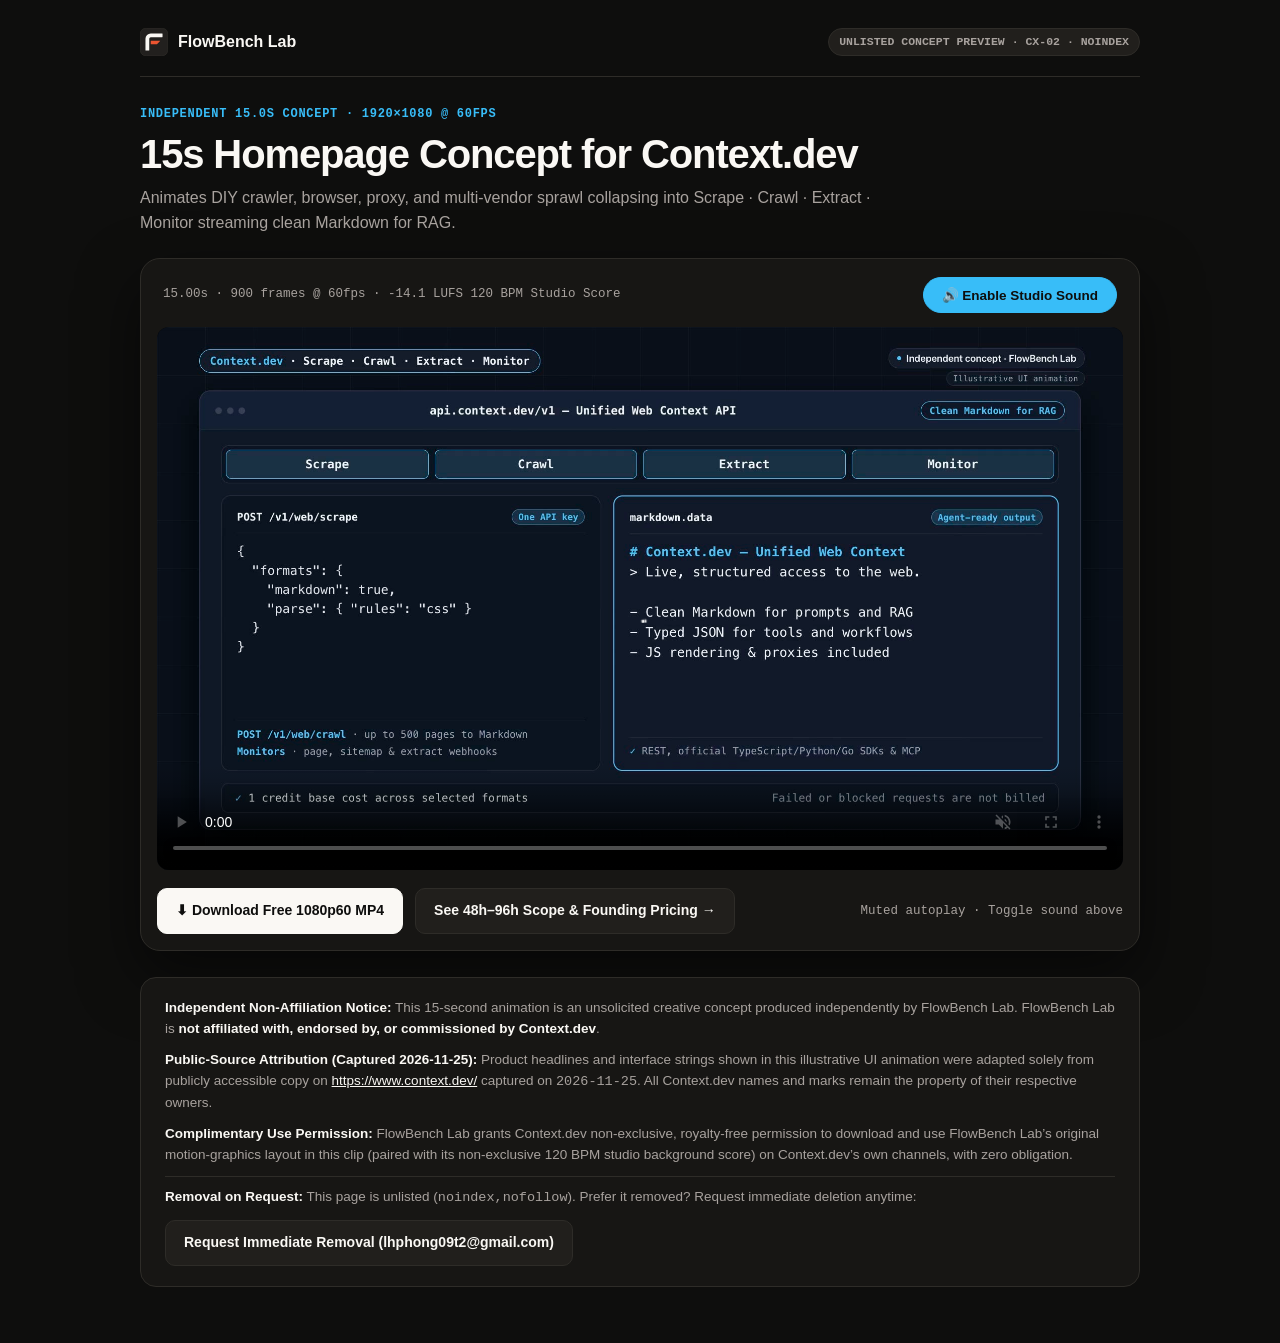
<file: preview/cx-02/index.html>
<!doctype html>
<html lang="en">
<head>
  <meta charset="utf-8" />
  <meta name="viewport" content="width=device-width, initial-scale=1" />
  <meta name="robots" content="noindex,nofollow" />
  <meta name="googlebot" content="noindex,nofollow,noarchive" />
  <title>15s Homepage Concept Preview (Context.dev) — FlowBench Lab</title>
  <link rel="icon" href="../../favicon.svg" type="image/svg+xml" />
  <style>
    :root {
      color-scheme: dark;
      --bg: #0E0E0D;
      --surface: #171614;
      --surface-2: #211F1C;
      --border: #2E2C28;
      --text: #FAF8F4;
      --muted: #A8A29E;
      --accent: #38BDF8;
    }
    *, *::before, *::after { box-sizing: border-box; }
    body {
      margin: 0;
      font-family: -apple-system, BlinkMacSystemFont, "Inter", "Segoe UI", Roboto, sans-serif;
      background: var(--bg);
      color: var(--text);
      line-height: 1.55;
      -webkit-font-smoothing: antialiased;
    }
    a { color: inherit; text-decoration: none; }
    .wrap {
      max-width: 1040px;
      margin: 0 auto;
      padding: 28px 20px 56px;
    }
    .topbar {
      display: flex;
      align-items: center;
      justify-content: space-between;
      gap: 14px;
      padding-bottom: 20px;
      border-bottom: 1px solid var(--border);
      flex-wrap: wrap;
    }
    .brand {
      display: inline-flex;
      align-items: center;
      gap: 10px;
      font-weight: 800;
      font-size: 16px;
    }
    .pill {
      font-family: ui-monospace, SFMono-Regular, Menlo, monospace;
      font-size: 11.5px;
      font-weight: 700;
      padding: 4px 10px;
      border-radius: 999px;
      background: var(--surface-2);
      border: 1px solid var(--border);
      color: var(--muted);
    }
    .hero-head {
      margin: 28px 0 20px;
    }
    .kicker {
      font-family: ui-monospace, SFMono-Regular, Menlo, monospace;
      font-size: 12px;
      font-weight: 700;
      letter-spacing: 0.06em;
      text-transform: uppercase;
      color: var(--accent);
      margin-bottom: 8px;
    }
    h1 {
      margin: 0 0 10px;
      font-size: clamp(26px, 4vw, 40px);
      line-height: 1.12;
      letter-spacing: -0.028em;
    }
    .sub {
      margin: 0;
      color: var(--muted);
      font-size: 16px;
      max-width: 780px;
    }
    .player-card {
      margin-top: 22px;
      background: var(--surface);
      border: 1.5px solid var(--border);
      border-radius: 20px;
      padding: 16px;
      box-shadow: 0 24px 60px rgba(0, 0, 0, 0.5);
    }
    .player-bar {
      display: flex;
      align-items: center;
      justify-content: space-between;
      gap: 12px;
      padding: 2px 6px 14px;
      flex-wrap: wrap;
    }
    .player-meta {
      font-family: ui-monospace, SFMono-Regular, Menlo, monospace;
      font-size: 12.5px;
      color: var(--muted);
    }
    .sound-btn {
      display: inline-flex;
      align-items: center;
      gap: 8px;
      padding: 9px 18px;
      border-radius: 999px;
      border: 1.5px solid var(--accent);
      background: var(--accent);
      color: #0E0E0D;
      font-size: 13.5px;
      font-weight: 800;
      cursor: pointer;
    }
    .sound-btn.active {
      background: transparent;
      color: var(--accent);
    }
    video {
      width: 100%;
      aspect-ratio: 16 / 9;
      border-radius: 12px;
      background: #000;
      display: block;
    }
    .actions-row {
      margin-top: 18px;
      display: flex;
      align-items: center;
      justify-content: space-between;
      gap: 12px;
      flex-wrap: wrap;
    }
    .btn-group {
      display: flex;
      gap: 12px;
      flex-wrap: wrap;
    }
    .btn {
      display: inline-flex;
      align-items: center;
      gap: 8px;
      padding: 11px 18px;
      border-radius: 10px;
      font-size: 14px;
      font-weight: 700;
      border: 1px solid var(--border);
      background: var(--surface-2);
      color: var(--text);
      cursor: pointer;
    }
    .btn-primary {
      background: var(--text);
      color: #0E0E0D;
      border-color: var(--text);
    }
    .disclosure-card {
      margin-top: 26px;
      background: var(--surface);
      border: 1px solid var(--border);
      border-radius: 16px;
      padding: 20px 24px;
      font-size: 13.5px;
      color: var(--muted);
      display: flex;
      flex-direction: column;
      gap: 10px;
    }
    .disclosure-card strong {
      color: var(--text);
    }
    .takedown-row {
      padding-top: 10px;
      border-top: 1px solid var(--border);
      display: flex;
      align-items: center;
      justify-content: space-between;
      gap: 12px;
      flex-wrap: wrap;
    }
    .link-ul {
      text-decoration: underline;
      color: var(--text);
    }
  </style>
</head>
<body>
  <div class="wrap">
    <header class="topbar">
      <a href="../../" class="brand">
        <svg viewBox="0 0 256 256" width="28" height="28" fill="none" aria-hidden="true">
          <rect width="256" height="256" rx="58" fill="#22201E" stroke="#383530" stroke-width="4"/>
          <g transform="translate(128 128) scale(0.25) translate(-524 -512)">
            <path d="M 212 392 A 194 194 0 0 1 406 198 L 824 198 Q 836 198 836 210 L 836 324 Q 836 336 824 336 L 406 336 A 56 56 0 0 0 350 392 L 350 814 Q 350 826 338 826 L 224 826 Q 212 826 212 814 Z" fill="#FAF8F4"/>
            <path d="M 406 478 Q 406 468 416 468 L 744 468 Q 757 468 748 477 L 632 593 Q 629 596 621 596 L 416 596 Q 406 596 406 586 Z" fill="#EC5531"/>
          </g>
        </svg>
        <span>FlowBench Lab</span>
      </a>
      <span class="pill">UNLISTED CONCEPT PREVIEW &middot; CX-02 &middot; NOINDEX</span>
    </header>

    <section class="hero-head">
      <div class="kicker">Independent 15.0s Concept &middot; 1920&times;1080 @ 60fps</div>
      <h1>15s Homepage Concept for Context.dev</h1>
      <p class="sub">Animates DIY crawler, browser, proxy, and multi-vendor sprawl collapsing into Scrape · Crawl · Extract · Monitor streaming clean Markdown for RAG.</p>
    </section>

    <section class="player-card">
      <div class="player-bar">
        <span class="player-meta">15.00s &middot; 900 frames @ 60fps &middot; -14.1 LUFS 120 BPM Studio Score</span>
        <button id="btn-sound" class="sound-btn" type="button" aria-pressed="false">&#128266; Enable Studio Sound</button>
      </div>
      <video id="teaser-video" muted loop controls playsinline preload="metadata" poster="./poster.jpg">
        <source src="./teaser-1080p60.mp4" type="video/mp4" />
        Your browser does not support HTML5 video.
      </video>
      <div class="actions-row">
        <div class="btn-group">
          <a class="btn btn-primary" href="./teaser-1080p60.mp4" download="flowbench-15s-concept-cx02.mp4">&#11015; Download Free 1080p60 MP4</a>
          <a class="btn" href="../../#pricing">See 48h&ndash;96h Scope &amp; Founding Pricing &rarr;</a>
        </div>
        <span id="motion-hint" class="player-meta">Muted autoplay &middot; Toggle sound above</span>
      </div>
    </section>

    <section class="disclosure-card" aria-label="Attribution and non-affiliation disclosure">
      <div>
        <strong>Independent Non-Affiliation Notice:</strong> This 15-second animation is an unsolicited creative concept produced independently by FlowBench Lab. FlowBench Lab is <strong>not affiliated with, endorsed by, or commissioned by Context.dev</strong>.
      </div>
      <div>
        <strong>Public-Source Attribution (Captured 2026-11-25):</strong> Product headlines and interface strings shown in this illustrative UI animation were adapted solely from publicly accessible copy on <a class="link-ul" href="https://www.context.dev/" target="_blank" rel="noopener noreferrer">https://www.context.dev/</a> captured on <code>2026-11-25</code>. All Context.dev names and marks remain the property of their respective owners.
      </div>
      <div>
        <strong>Complimentary Use Permission:</strong> FlowBench Lab grants Context.dev non-exclusive, royalty-free permission to download and use FlowBench Lab&rsquo;s original motion-graphics layout in this clip (paired with its non-exclusive 120 BPM studio background score) on Context.dev&rsquo;s own channels, with zero obligation.
      </div>
      <div class="takedown-row">
        <span><strong>Removal on Request:</strong> This page is unlisted (<code>noindex,nofollow</code>). Prefer it removed? Request immediate deletion anytime:</span>
        <a class="btn" href="mailto:lhphong09t2@gmail.com?subject=Remove%20Unlisted%20Preview%20(CX-02)">Request Immediate Removal (lhphong09t2@gmail.com)</a>
      </div>
    </section>
  </div>

  <script>
    (function () {
      const vid = document.getElementById("teaser-video");
      const btn = document.getElementById("btn-sound");
      const hint = document.getElementById("motion-hint");
      const reduce = window.matchMedia && window.matchMedia("(prefers-reduced-motion: reduce)").matches;

      function sync() {
        if (!vid || !btn) return;
        const on = !vid.muted;
        btn.classList.toggle("active", on);
        btn.setAttribute("aria-pressed", on ? "true" : "false");
        btn.innerHTML = on ? "&#128263; Mute Studio Sound" : "&#128266; Enable Studio Sound";
      }

      if (vid) {
        if (reduce) {
          vid.pause();
          if (hint) hint.textContent = "Autoplay paused (prefers-reduced-motion)";
        } else {
          const p = vid.play();
          if (p && typeof p.catch === "function") p.catch(() => {});
        }
        vid.addEventListener("volumechange", sync);
        btn?.addEventListener("click", () => {
          vid.muted = !vid.muted;
          if (!vid.muted) {
            vid.volume = 1.0;
            const p = vid.play();
            if (p && typeof p.catch === "function") p.catch(() => {});
          }
          sync();
        });
      }
    })();
  </script>
</body>
</html>
</file>
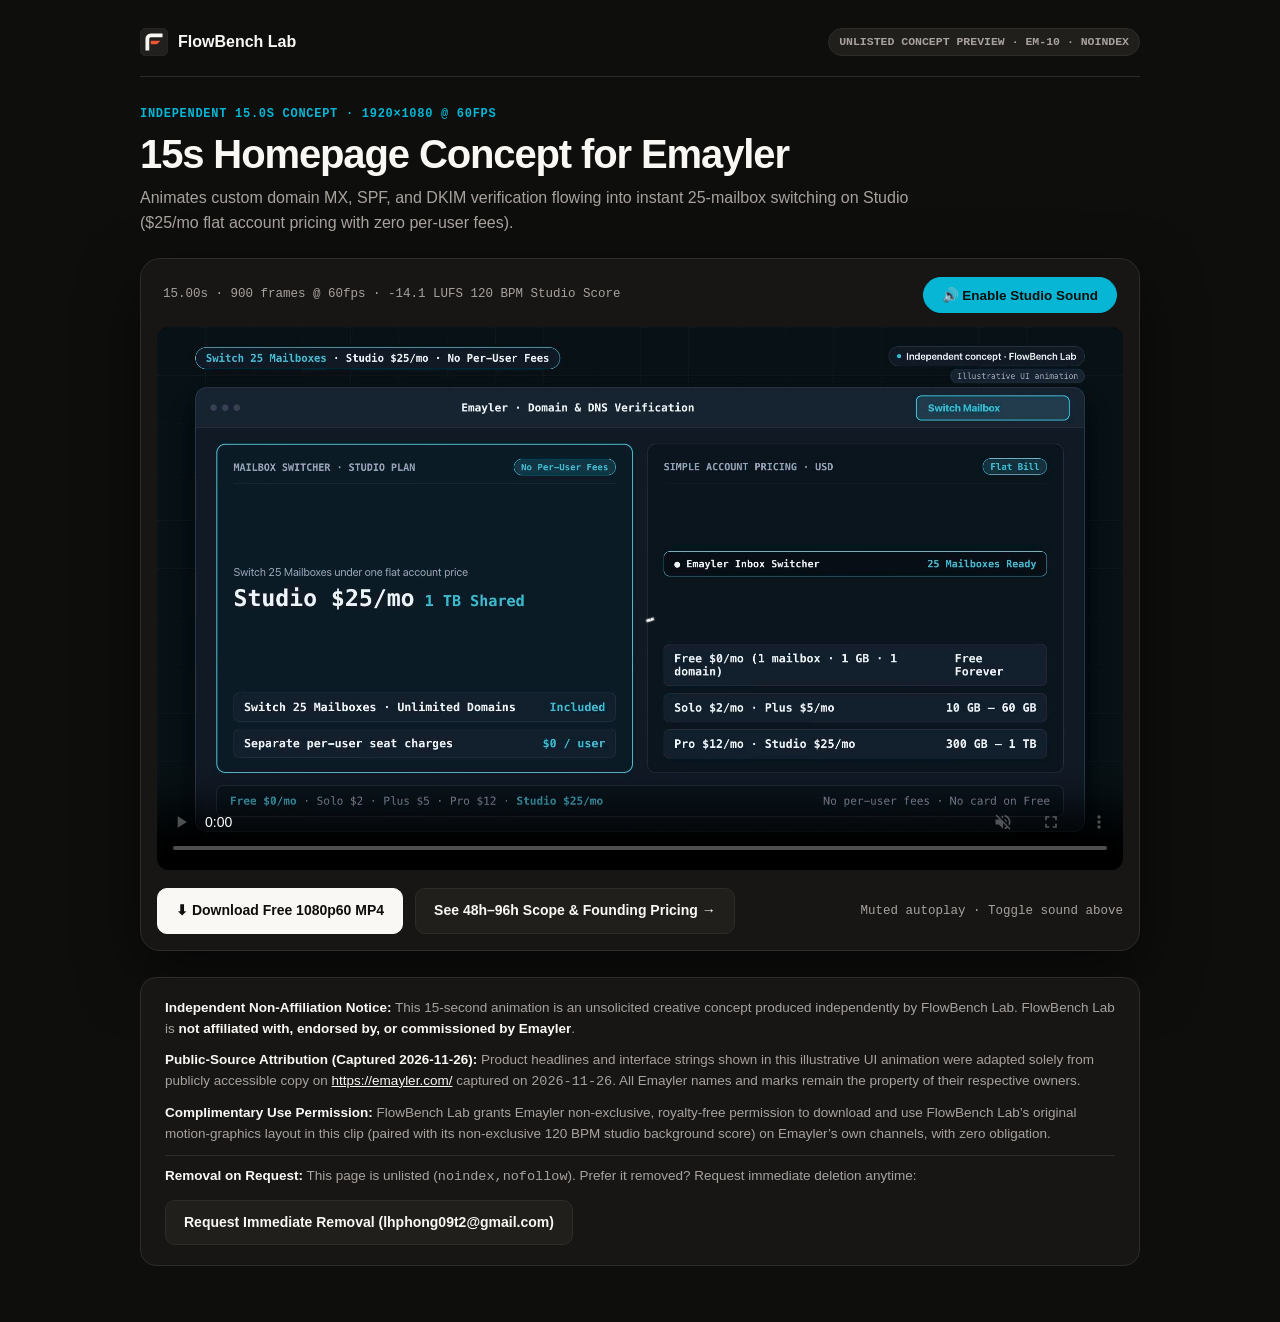
<file: preview/em-10/index.html>
<!doctype html>
<html lang="en">
<head>
  <meta charset="utf-8" />
  <meta name="viewport" content="width=device-width, initial-scale=1" />
  <meta name="robots" content="noindex,nofollow" />
  <meta name="googlebot" content="noindex,nofollow,noarchive" />
  <title>15s Homepage Concept Preview (Emayler) — FlowBench Lab</title>
  <link rel="icon" href="../../favicon.svg" type="image/svg+xml" />
  <style>
    :root {
      color-scheme: dark;
      --bg: #0E0E0D;
      --surface: #171614;
      --surface-2: #211F1C;
      --border: #2E2C28;
      --text: #FAF8F4;
      --muted: #A8A29E;
      --accent: #06B6D4;
    }
    *, *::before, *::after { box-sizing: border-box; }
    body {
      margin: 0;
      font-family: -apple-system, BlinkMacSystemFont, "Inter", "Segoe UI", Roboto, sans-serif;
      background: var(--bg);
      color: var(--text);
      line-height: 1.55;
      -webkit-font-smoothing: antialiased;
    }
    a { color: inherit; text-decoration: none; }
    .wrap {
      max-width: 1040px;
      margin: 0 auto;
      padding: 28px 20px 56px;
    }
    .topbar {
      display: flex;
      align-items: center;
      justify-content: space-between;
      gap: 14px;
      padding-bottom: 20px;
      border-bottom: 1px solid var(--border);
      flex-wrap: wrap;
    }
    .brand {
      display: inline-flex;
      align-items: center;
      gap: 10px;
      font-weight: 800;
      font-size: 16px;
    }
    .pill {
      font-family: ui-monospace, SFMono-Regular, Menlo, monospace;
      font-size: 11.5px;
      font-weight: 700;
      padding: 4px 10px;
      border-radius: 999px;
      background: var(--surface-2);
      border: 1px solid var(--border);
      color: var(--muted);
    }
    .hero-head {
      margin: 28px 0 20px;
    }
    .kicker {
      font-family: ui-monospace, SFMono-Regular, Menlo, monospace;
      font-size: 12px;
      font-weight: 700;
      letter-spacing: 0.06em;
      text-transform: uppercase;
      color: var(--accent);
      margin-bottom: 8px;
    }
    h1 {
      margin: 0 0 10px;
      font-size: clamp(26px, 4vw, 40px);
      line-height: 1.12;
      letter-spacing: -0.028em;
    }
    .sub {
      margin: 0;
      color: var(--muted);
      font-size: 16px;
      max-width: 780px;
    }
    .player-card {
      margin-top: 22px;
      background: var(--surface);
      border: 1.5px solid var(--border);
      border-radius: 20px;
      padding: 16px;
      box-shadow: 0 24px 60px rgba(0, 0, 0, 0.5);
    }
    .player-bar {
      display: flex;
      align-items: center;
      justify-content: space-between;
      gap: 12px;
      padding: 2px 6px 14px;
      flex-wrap: wrap;
    }
    .player-meta {
      font-family: ui-monospace, SFMono-Regular, Menlo, monospace;
      font-size: 12.5px;
      color: var(--muted);
    }
    .sound-btn {
      display: inline-flex;
      align-items: center;
      gap: 8px;
      padding: 9px 18px;
      border-radius: 999px;
      border: 1.5px solid var(--accent);
      background: var(--accent);
      color: #0E0E0D;
      font-size: 13.5px;
      font-weight: 800;
      cursor: pointer;
    }
    .sound-btn.active {
      background: transparent;
      color: var(--accent);
    }
    video {
      width: 100%;
      aspect-ratio: 16 / 9;
      border-radius: 12px;
      background: #000;
      display: block;
    }
    .actions-row {
      margin-top: 18px;
      display: flex;
      align-items: center;
      justify-content: space-between;
      gap: 12px;
      flex-wrap: wrap;
    }
    .btn-group {
      display: flex;
      gap: 12px;
      flex-wrap: wrap;
    }
    .btn {
      display: inline-flex;
      align-items: center;
      gap: 8px;
      padding: 11px 18px;
      border-radius: 10px;
      font-size: 14px;
      font-weight: 700;
      border: 1px solid var(--border);
      background: var(--surface-2);
      color: var(--text);
      cursor: pointer;
    }
    .btn-primary {
      background: var(--text);
      color: #0E0E0D;
      border-color: var(--text);
    }
    .disclosure-card {
      margin-top: 26px;
      background: var(--surface);
      border: 1px solid var(--border);
      border-radius: 16px;
      padding: 20px 24px;
      font-size: 13.5px;
      color: var(--muted);
      display: flex;
      flex-direction: column;
      gap: 10px;
    }
    .disclosure-card strong {
      color: var(--text);
    }
    .takedown-row {
      padding-top: 10px;
      border-top: 1px solid var(--border);
      display: flex;
      align-items: center;
      justify-content: space-between;
      gap: 12px;
      flex-wrap: wrap;
    }
    .link-ul {
      text-decoration: underline;
      color: var(--text);
    }
  </style>
</head>
<body>
  <div class="wrap">
    <header class="topbar">
      <a href="../../" class="brand">
        <svg viewBox="0 0 256 256" width="28" height="28" fill="none" aria-hidden="true">
          <rect width="256" height="256" rx="58" fill="#22201E" stroke="#383530" stroke-width="4"/>
          <g transform="translate(128 128) scale(0.25) translate(-524 -512)">
            <path d="M 212 392 A 194 194 0 0 1 406 198 L 824 198 Q 836 198 836 210 L 836 324 Q 836 336 824 336 L 406 336 A 56 56 0 0 0 350 392 L 350 814 Q 350 826 338 826 L 224 826 Q 212 826 212 814 Z" fill="#FAF8F4"/>
            <path d="M 406 478 Q 406 468 416 468 L 744 468 Q 757 468 748 477 L 632 593 Q 629 596 621 596 L 416 596 Q 406 596 406 586 Z" fill="#EC5531"/>
          </g>
        </svg>
        <span>FlowBench Lab</span>
      </a>
      <span class="pill">UNLISTED CONCEPT PREVIEW &middot; EM-10 &middot; NOINDEX</span>
    </header>

    <section class="hero-head">
      <div class="kicker">Independent 15.0s Concept &middot; 1920&times;1080 @ 60fps</div>
      <h1>15s Homepage Concept for Emayler</h1>
      <p class="sub">Animates custom domain MX, SPF, and DKIM verification flowing into instant 25-mailbox switching on Studio ($25/mo flat account pricing with zero per-user fees).</p>
    </section>

    <section class="player-card">
      <div class="player-bar">
        <span class="player-meta">15.00s &middot; 900 frames @ 60fps &middot; -14.1 LUFS 120 BPM Studio Score</span>
        <button id="btn-sound" class="sound-btn" type="button" aria-pressed="false">&#128266; Enable Studio Sound</button>
      </div>
      <video id="teaser-video" muted loop controls playsinline preload="metadata" poster="./poster.jpg">
        <source src="./teaser-1080p60.mp4" type="video/mp4" />
        Your browser does not support HTML5 video.
      </video>
      <div class="actions-row">
        <div class="btn-group">
          <a class="btn btn-primary" href="./teaser-1080p60.mp4" download="flowbench-15s-concept-em10.mp4">&#11015; Download Free 1080p60 MP4</a>
          <a class="btn" href="../../#pricing">See 48h&ndash;96h Scope &amp; Founding Pricing &rarr;</a>
        </div>
        <span id="motion-hint" class="player-meta">Muted autoplay &middot; Toggle sound above</span>
      </div>
    </section>

    <section class="disclosure-card" aria-label="Attribution and non-affiliation disclosure">
      <div>
        <strong>Independent Non-Affiliation Notice:</strong> This 15-second animation is an unsolicited creative concept produced independently by FlowBench Lab. FlowBench Lab is <strong>not affiliated with, endorsed by, or commissioned by Emayler</strong>.
      </div>
      <div>
        <strong>Public-Source Attribution (Captured 2026-11-26):</strong> Product headlines and interface strings shown in this illustrative UI animation were adapted solely from publicly accessible copy on <a class="link-ul" href="https://emayler.com/" target="_blank" rel="noopener noreferrer">https://emayler.com/</a> captured on <code>2026-11-26</code>. All Emayler names and marks remain the property of their respective owners.
      </div>
      <div>
        <strong>Complimentary Use Permission:</strong> FlowBench Lab grants Emayler non-exclusive, royalty-free permission to download and use FlowBench Lab&rsquo;s original motion-graphics layout in this clip (paired with its non-exclusive 120 BPM studio background score) on Emayler&rsquo;s own channels, with zero obligation.
      </div>
      <div class="takedown-row">
        <span><strong>Removal on Request:</strong> This page is unlisted (<code>noindex,nofollow</code>). Prefer it removed? Request immediate deletion anytime:</span>
        <a class="btn" href="mailto:lhphong09t2@gmail.com?subject=Remove%20Unlisted%20Preview%20(EM-10)">Request Immediate Removal (lhphong09t2@gmail.com)</a>
      </div>
    </section>
  </div>

  <script>
    (function () {
      const vid = document.getElementById("teaser-video");
      const btn = document.getElementById("btn-sound");
      const hint = document.getElementById("motion-hint");
      const reduce = window.matchMedia && window.matchMedia("(prefers-reduced-motion: reduce)").matches;

      function sync() {
        if (!vid || !btn) return;
        const on = !vid.muted;
        btn.classList.toggle("active", on);
        btn.setAttribute("aria-pressed", on ? "true" : "false");
        btn.innerHTML = on ? "&#128263; Mute Studio Sound" : "&#128266; Enable Studio Sound";
      }

      if (vid) {
        if (reduce) {
          vid.pause();
          if (hint) hint.textContent = "Autoplay paused (prefers-reduced-motion)";
        } else {
          const p = vid.play();
          if (p && typeof p.catch === "function") p.catch(() => {});
        }
        vid.addEventListener("volumechange", sync);
        btn?.addEventListener("click", () => {
          vid.muted = !vid.muted;
          if (!vid.muted) {
            vid.volume = 1.0;
            const p = vid.play();
            if (p && typeof p.catch === "function") p.catch(() => {});
          }
          sync();
        });
      }
    })();
  </script>
</body>
</html>
</file>
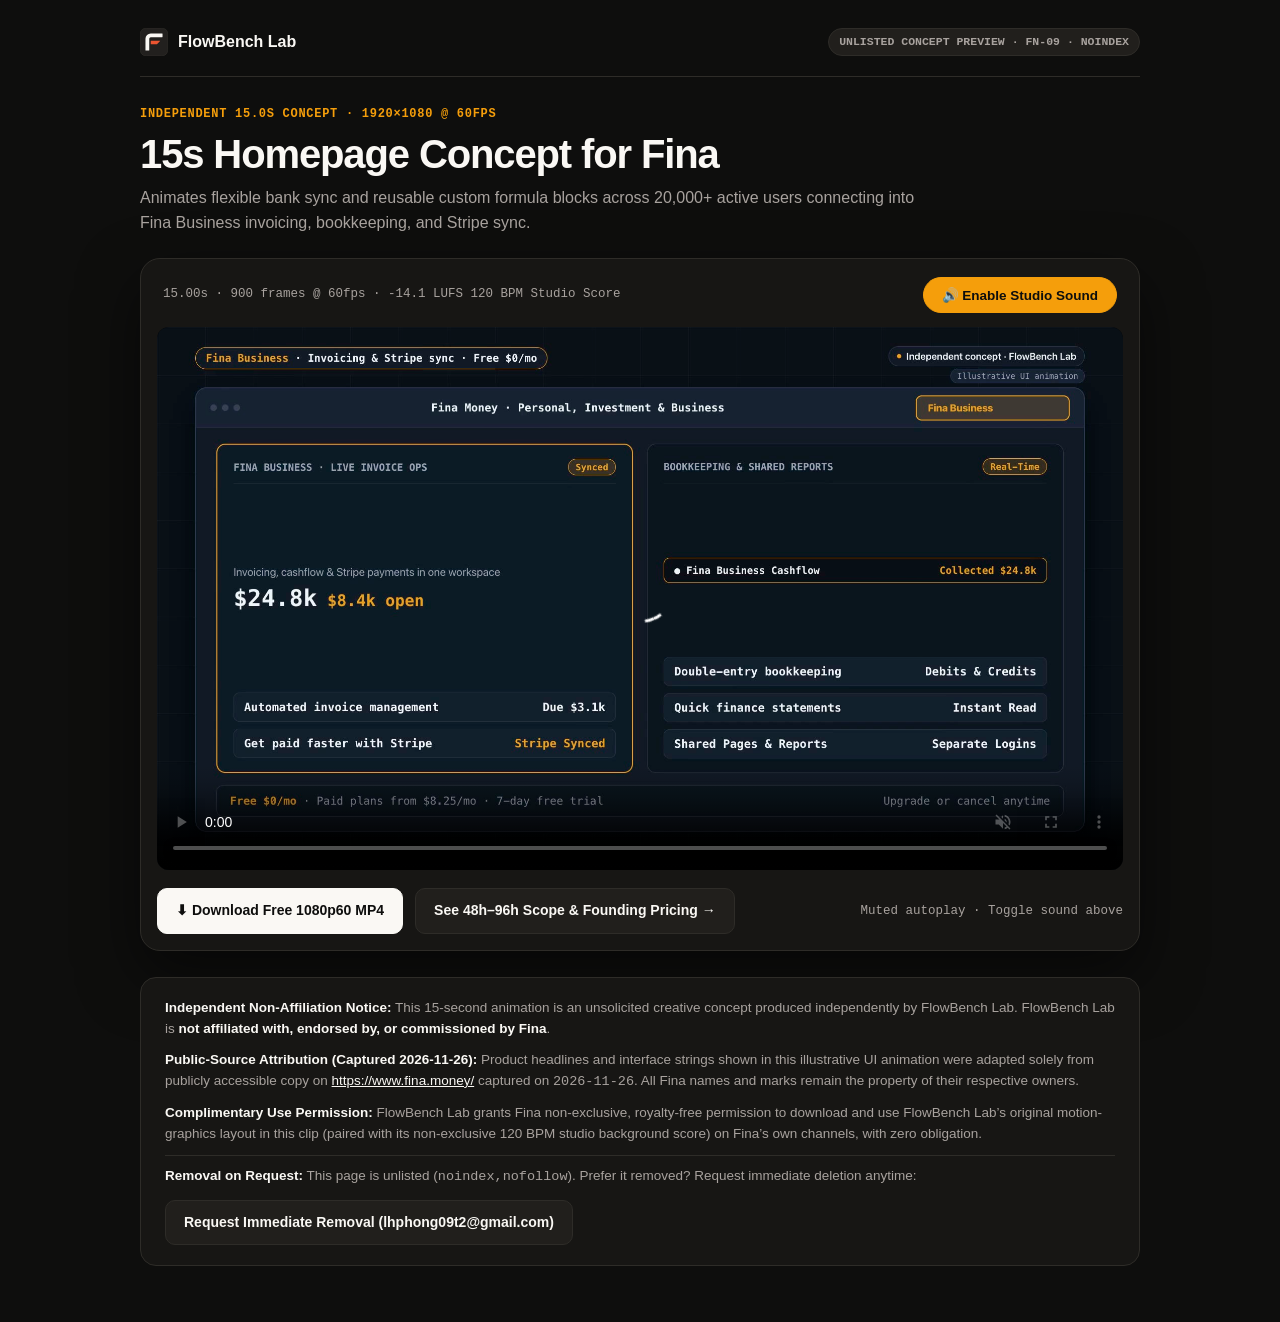
<file: preview/fn-09/index.html>
<!doctype html>
<html lang="en">
<head>
  <meta charset="utf-8" />
  <meta name="viewport" content="width=device-width, initial-scale=1" />
  <meta name="robots" content="noindex,nofollow" />
  <meta name="googlebot" content="noindex,nofollow,noarchive" />
  <title>15s Homepage Concept Preview (Fina) — FlowBench Lab</title>
  <link rel="icon" href="../../favicon.svg" type="image/svg+xml" />
  <style>
    :root {
      color-scheme: dark;
      --bg: #0E0E0D;
      --surface: #171614;
      --surface-2: #211F1C;
      --border: #2E2C28;
      --text: #FAF8F4;
      --muted: #A8A29E;
      --accent: #F59E0B;
    }
    *, *::before, *::after { box-sizing: border-box; }
    body {
      margin: 0;
      font-family: -apple-system, BlinkMacSystemFont, "Inter", "Segoe UI", Roboto, sans-serif;
      background: var(--bg);
      color: var(--text);
      line-height: 1.55;
      -webkit-font-smoothing: antialiased;
    }
    a { color: inherit; text-decoration: none; }
    .wrap {
      max-width: 1040px;
      margin: 0 auto;
      padding: 28px 20px 56px;
    }
    .topbar {
      display: flex;
      align-items: center;
      justify-content: space-between;
      gap: 14px;
      padding-bottom: 20px;
      border-bottom: 1px solid var(--border);
      flex-wrap: wrap;
    }
    .brand {
      display: inline-flex;
      align-items: center;
      gap: 10px;
      font-weight: 800;
      font-size: 16px;
    }
    .pill {
      font-family: ui-monospace, SFMono-Regular, Menlo, monospace;
      font-size: 11.5px;
      font-weight: 700;
      padding: 4px 10px;
      border-radius: 999px;
      background: var(--surface-2);
      border: 1px solid var(--border);
      color: var(--muted);
    }
    .hero-head {
      margin: 28px 0 20px;
    }
    .kicker {
      font-family: ui-monospace, SFMono-Regular, Menlo, monospace;
      font-size: 12px;
      font-weight: 700;
      letter-spacing: 0.06em;
      text-transform: uppercase;
      color: var(--accent);
      margin-bottom: 8px;
    }
    h1 {
      margin: 0 0 10px;
      font-size: clamp(26px, 4vw, 40px);
      line-height: 1.12;
      letter-spacing: -0.028em;
    }
    .sub {
      margin: 0;
      color: var(--muted);
      font-size: 16px;
      max-width: 780px;
    }
    .player-card {
      margin-top: 22px;
      background: var(--surface);
      border: 1.5px solid var(--border);
      border-radius: 20px;
      padding: 16px;
      box-shadow: 0 24px 60px rgba(0, 0, 0, 0.5);
    }
    .player-bar {
      display: flex;
      align-items: center;
      justify-content: space-between;
      gap: 12px;
      padding: 2px 6px 14px;
      flex-wrap: wrap;
    }
    .player-meta {
      font-family: ui-monospace, SFMono-Regular, Menlo, monospace;
      font-size: 12.5px;
      color: var(--muted);
    }
    .sound-btn {
      display: inline-flex;
      align-items: center;
      gap: 8px;
      padding: 9px 18px;
      border-radius: 999px;
      border: 1.5px solid var(--accent);
      background: var(--accent);
      color: #0E0E0D;
      font-size: 13.5px;
      font-weight: 800;
      cursor: pointer;
    }
    .sound-btn.active {
      background: transparent;
      color: var(--accent);
    }
    video {
      width: 100%;
      aspect-ratio: 16 / 9;
      border-radius: 12px;
      background: #000;
      display: block;
    }
    .actions-row {
      margin-top: 18px;
      display: flex;
      align-items: center;
      justify-content: space-between;
      gap: 12px;
      flex-wrap: wrap;
    }
    .btn-group {
      display: flex;
      gap: 12px;
      flex-wrap: wrap;
    }
    .btn {
      display: inline-flex;
      align-items: center;
      gap: 8px;
      padding: 11px 18px;
      border-radius: 10px;
      font-size: 14px;
      font-weight: 700;
      border: 1px solid var(--border);
      background: var(--surface-2);
      color: var(--text);
      cursor: pointer;
    }
    .btn-primary {
      background: var(--text);
      color: #0E0E0D;
      border-color: var(--text);
    }
    .disclosure-card {
      margin-top: 26px;
      background: var(--surface);
      border: 1px solid var(--border);
      border-radius: 16px;
      padding: 20px 24px;
      font-size: 13.5px;
      color: var(--muted);
      display: flex;
      flex-direction: column;
      gap: 10px;
    }
    .disclosure-card strong {
      color: var(--text);
    }
    .takedown-row {
      padding-top: 10px;
      border-top: 1px solid var(--border);
      display: flex;
      align-items: center;
      justify-content: space-between;
      gap: 12px;
      flex-wrap: wrap;
    }
    .link-ul {
      text-decoration: underline;
      color: var(--text);
    }
  </style>
</head>
<body>
  <div class="wrap">
    <header class="topbar">
      <a href="../../" class="brand">
        <svg viewBox="0 0 256 256" width="28" height="28" fill="none" aria-hidden="true">
          <rect width="256" height="256" rx="58" fill="#22201E" stroke="#383530" stroke-width="4"/>
          <g transform="translate(128 128) scale(0.25) translate(-524 -512)">
            <path d="M 212 392 A 194 194 0 0 1 406 198 L 824 198 Q 836 198 836 210 L 836 324 Q 836 336 824 336 L 406 336 A 56 56 0 0 0 350 392 L 350 814 Q 350 826 338 826 L 224 826 Q 212 826 212 814 Z" fill="#FAF8F4"/>
            <path d="M 406 478 Q 406 468 416 468 L 744 468 Q 757 468 748 477 L 632 593 Q 629 596 621 596 L 416 596 Q 406 596 406 586 Z" fill="#EC5531"/>
          </g>
        </svg>
        <span>FlowBench Lab</span>
      </a>
      <span class="pill">UNLISTED CONCEPT PREVIEW &middot; FN-09 &middot; NOINDEX</span>
    </header>

    <section class="hero-head">
      <div class="kicker">Independent 15.0s Concept &middot; 1920&times;1080 @ 60fps</div>
      <h1>15s Homepage Concept for Fina</h1>
      <p class="sub">Animates flexible bank sync and reusable custom formula blocks across 20,000+ active users connecting into Fina Business invoicing, bookkeeping, and Stripe sync.</p>
    </section>

    <section class="player-card">
      <div class="player-bar">
        <span class="player-meta">15.00s &middot; 900 frames @ 60fps &middot; -14.1 LUFS 120 BPM Studio Score</span>
        <button id="btn-sound" class="sound-btn" type="button" aria-pressed="false">&#128266; Enable Studio Sound</button>
      </div>
      <video id="teaser-video" muted loop controls playsinline preload="metadata" poster="./poster.jpg">
        <source src="./teaser-1080p60.mp4" type="video/mp4" />
        Your browser does not support HTML5 video.
      </video>
      <div class="actions-row">
        <div class="btn-group">
          <a class="btn btn-primary" href="./teaser-1080p60.mp4" download="flowbench-15s-concept-fn09.mp4">&#11015; Download Free 1080p60 MP4</a>
          <a class="btn" href="../../#pricing">See 48h&ndash;96h Scope &amp; Founding Pricing &rarr;</a>
        </div>
        <span id="motion-hint" class="player-meta">Muted autoplay &middot; Toggle sound above</span>
      </div>
    </section>

    <section class="disclosure-card" aria-label="Attribution and non-affiliation disclosure">
      <div>
        <strong>Independent Non-Affiliation Notice:</strong> This 15-second animation is an unsolicited creative concept produced independently by FlowBench Lab. FlowBench Lab is <strong>not affiliated with, endorsed by, or commissioned by Fina</strong>.
      </div>
      <div>
        <strong>Public-Source Attribution (Captured 2026-11-26):</strong> Product headlines and interface strings shown in this illustrative UI animation were adapted solely from publicly accessible copy on <a class="link-ul" href="https://www.fina.money/" target="_blank" rel="noopener noreferrer">https://www.fina.money/</a> captured on <code>2026-11-26</code>. All Fina names and marks remain the property of their respective owners.
      </div>
      <div>
        <strong>Complimentary Use Permission:</strong> FlowBench Lab grants Fina non-exclusive, royalty-free permission to download and use FlowBench Lab&rsquo;s original motion-graphics layout in this clip (paired with its non-exclusive 120 BPM studio background score) on Fina&rsquo;s own channels, with zero obligation.
      </div>
      <div class="takedown-row">
        <span><strong>Removal on Request:</strong> This page is unlisted (<code>noindex,nofollow</code>). Prefer it removed? Request immediate deletion anytime:</span>
        <a class="btn" href="mailto:lhphong09t2@gmail.com?subject=Remove%20Unlisted%20Preview%20(FN-09)">Request Immediate Removal (lhphong09t2@gmail.com)</a>
      </div>
    </section>
  </div>

  <script>
    (function () {
      const vid = document.getElementById("teaser-video");
      const btn = document.getElementById("btn-sound");
      const hint = document.getElementById("motion-hint");
      const reduce = window.matchMedia && window.matchMedia("(prefers-reduced-motion: reduce)").matches;

      function sync() {
        if (!vid || !btn) return;
        const on = !vid.muted;
        btn.classList.toggle("active", on);
        btn.setAttribute("aria-pressed", on ? "true" : "false");
        btn.innerHTML = on ? "&#128263; Mute Studio Sound" : "&#128266; Enable Studio Sound";
      }

      if (vid) {
        if (reduce) {
          vid.pause();
          if (hint) hint.textContent = "Autoplay paused (prefers-reduced-motion)";
        } else {
          const p = vid.play();
          if (p && typeof p.catch === "function") p.catch(() => {});
        }
        vid.addEventListener("volumechange", sync);
        btn?.addEventListener("click", () => {
          vid.muted = !vid.muted;
          if (!vid.muted) {
            vid.volume = 1.0;
            const p = vid.play();
            if (p && typeof p.catch === "function") p.catch(() => {});
          }
          sync();
        });
      }
    })();
  </script>
</body>
</html>
</file>
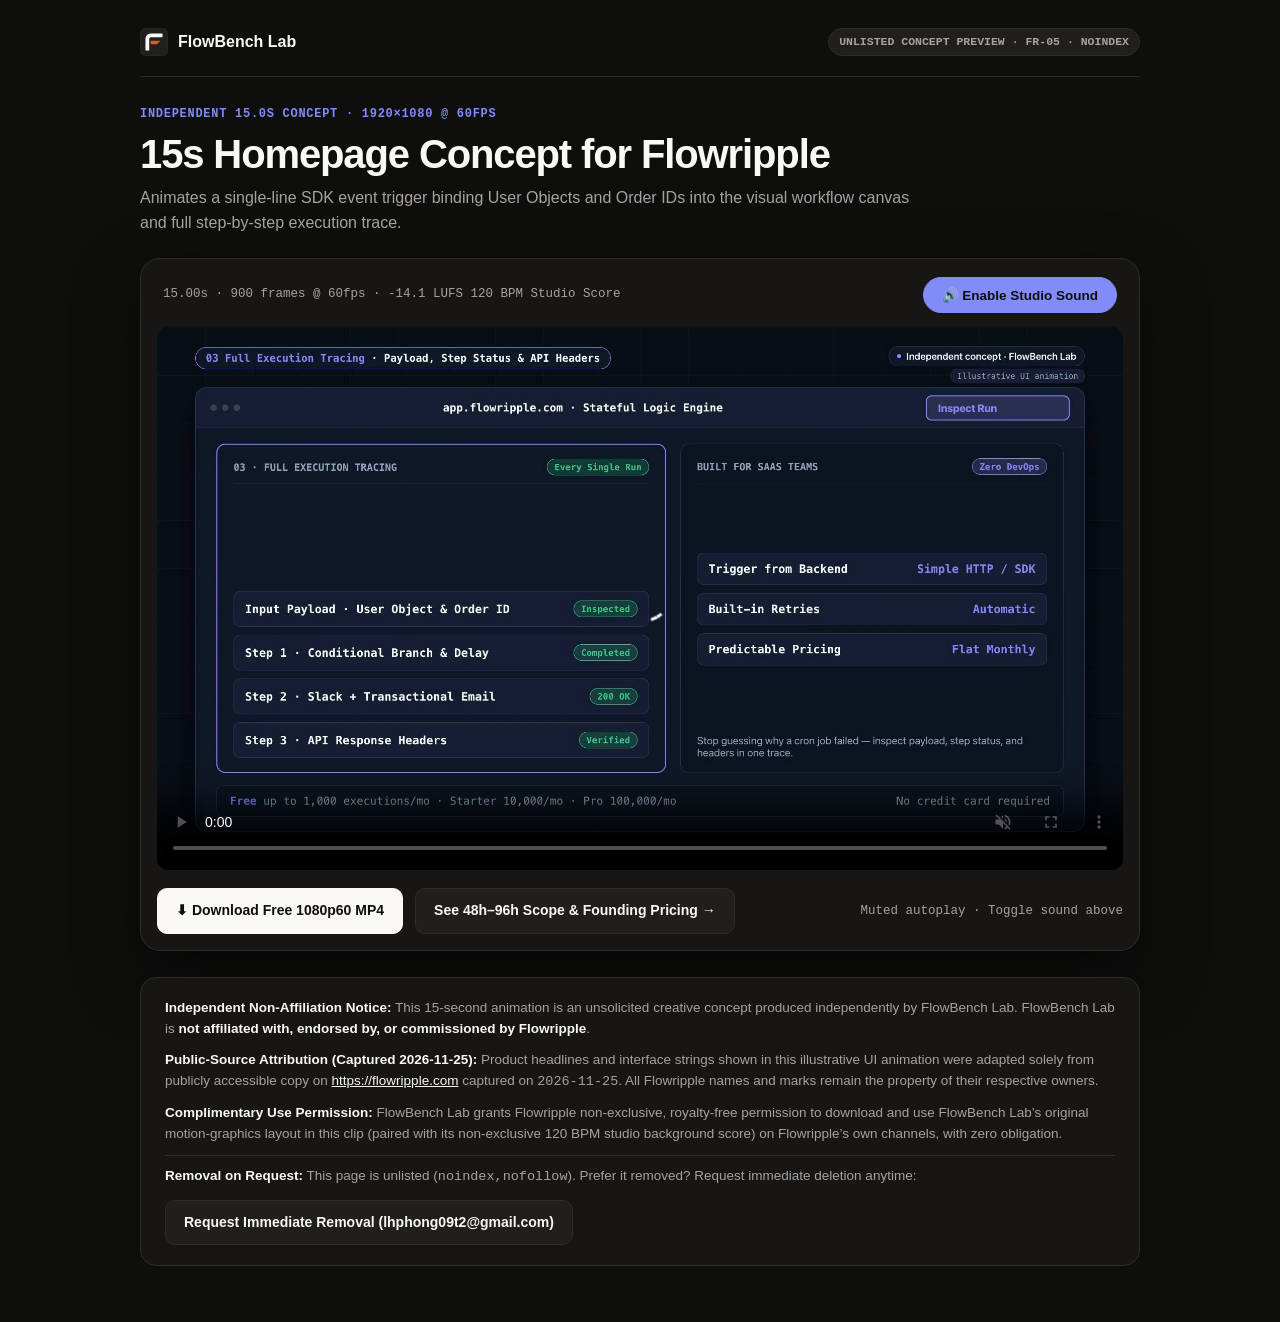
<file: preview/fr-05/index.html>
<!doctype html>
<html lang="en">
<head>
  <meta charset="utf-8" />
  <meta name="viewport" content="width=device-width, initial-scale=1" />
  <meta name="robots" content="noindex,nofollow" />
  <meta name="googlebot" content="noindex,nofollow,noarchive" />
  <title>15s Homepage Concept Preview (Flowripple) — FlowBench Lab</title>
  <link rel="icon" href="../../favicon.svg" type="image/svg+xml" />
  <style>
    :root {
      color-scheme: dark;
      --bg: #0E0E0D;
      --surface: #171614;
      --surface-2: #211F1C;
      --border: #2E2C28;
      --text: #FAF8F4;
      --muted: #A8A29E;
      --accent: #818CF8;
    }
    *, *::before, *::after { box-sizing: border-box; }
    body {
      margin: 0;
      font-family: -apple-system, BlinkMacSystemFont, "Inter", "Segoe UI", Roboto, sans-serif;
      background: var(--bg);
      color: var(--text);
      line-height: 1.55;
      -webkit-font-smoothing: antialiased;
    }
    a { color: inherit; text-decoration: none; }
    .wrap {
      max-width: 1040px;
      margin: 0 auto;
      padding: 28px 20px 56px;
    }
    .topbar {
      display: flex;
      align-items: center;
      justify-content: space-between;
      gap: 14px;
      padding-bottom: 20px;
      border-bottom: 1px solid var(--border);
      flex-wrap: wrap;
    }
    .brand {
      display: inline-flex;
      align-items: center;
      gap: 10px;
      font-weight: 800;
      font-size: 16px;
    }
    .pill {
      font-family: ui-monospace, SFMono-Regular, Menlo, monospace;
      font-size: 11.5px;
      font-weight: 700;
      padding: 4px 10px;
      border-radius: 999px;
      background: var(--surface-2);
      border: 1px solid var(--border);
      color: var(--muted);
    }
    .hero-head {
      margin: 28px 0 20px;
    }
    .kicker {
      font-family: ui-monospace, SFMono-Regular, Menlo, monospace;
      font-size: 12px;
      font-weight: 700;
      letter-spacing: 0.06em;
      text-transform: uppercase;
      color: var(--accent);
      margin-bottom: 8px;
    }
    h1 {
      margin: 0 0 10px;
      font-size: clamp(26px, 4vw, 40px);
      line-height: 1.12;
      letter-spacing: -0.028em;
    }
    .sub {
      margin: 0;
      color: var(--muted);
      font-size: 16px;
      max-width: 780px;
    }
    .player-card {
      margin-top: 22px;
      background: var(--surface);
      border: 1.5px solid var(--border);
      border-radius: 20px;
      padding: 16px;
      box-shadow: 0 24px 60px rgba(0, 0, 0, 0.5);
    }
    .player-bar {
      display: flex;
      align-items: center;
      justify-content: space-between;
      gap: 12px;
      padding: 2px 6px 14px;
      flex-wrap: wrap;
    }
    .player-meta {
      font-family: ui-monospace, SFMono-Regular, Menlo, monospace;
      font-size: 12.5px;
      color: var(--muted);
    }
    .sound-btn {
      display: inline-flex;
      align-items: center;
      gap: 8px;
      padding: 9px 18px;
      border-radius: 999px;
      border: 1.5px solid var(--accent);
      background: var(--accent);
      color: #0E0E0D;
      font-size: 13.5px;
      font-weight: 800;
      cursor: pointer;
    }
    .sound-btn.active {
      background: transparent;
      color: var(--accent);
    }
    video {
      width: 100%;
      aspect-ratio: 16 / 9;
      border-radius: 12px;
      background: #000;
      display: block;
    }
    .actions-row {
      margin-top: 18px;
      display: flex;
      align-items: center;
      justify-content: space-between;
      gap: 12px;
      flex-wrap: wrap;
    }
    .btn-group {
      display: flex;
      gap: 12px;
      flex-wrap: wrap;
    }
    .btn {
      display: inline-flex;
      align-items: center;
      gap: 8px;
      padding: 11px 18px;
      border-radius: 10px;
      font-size: 14px;
      font-weight: 700;
      border: 1px solid var(--border);
      background: var(--surface-2);
      color: var(--text);
      cursor: pointer;
    }
    .btn-primary {
      background: var(--text);
      color: #0E0E0D;
      border-color: var(--text);
    }
    .disclosure-card {
      margin-top: 26px;
      background: var(--surface);
      border: 1px solid var(--border);
      border-radius: 16px;
      padding: 20px 24px;
      font-size: 13.5px;
      color: var(--muted);
      display: flex;
      flex-direction: column;
      gap: 10px;
    }
    .disclosure-card strong {
      color: var(--text);
    }
    .takedown-row {
      padding-top: 10px;
      border-top: 1px solid var(--border);
      display: flex;
      align-items: center;
      justify-content: space-between;
      gap: 12px;
      flex-wrap: wrap;
    }
    .link-ul {
      text-decoration: underline;
      color: var(--text);
    }
  </style>
</head>
<body>
  <div class="wrap">
    <header class="topbar">
      <a href="../../" class="brand">
        <svg viewBox="0 0 256 256" width="28" height="28" fill="none" aria-hidden="true">
          <rect width="256" height="256" rx="58" fill="#22201E" stroke="#383530" stroke-width="4"/>
          <g transform="translate(128 128) scale(0.25) translate(-524 -512)">
            <path d="M 212 392 A 194 194 0 0 1 406 198 L 824 198 Q 836 198 836 210 L 836 324 Q 836 336 824 336 L 406 336 A 56 56 0 0 0 350 392 L 350 814 Q 350 826 338 826 L 224 826 Q 212 826 212 814 Z" fill="#FAF8F4"/>
            <path d="M 406 478 Q 406 468 416 468 L 744 468 Q 757 468 748 477 L 632 593 Q 629 596 621 596 L 416 596 Q 406 596 406 586 Z" fill="#EC5531"/>
          </g>
        </svg>
        <span>FlowBench Lab</span>
      </a>
      <span class="pill">UNLISTED CONCEPT PREVIEW &middot; FR-05 &middot; NOINDEX</span>
    </header>

    <section class="hero-head">
      <div class="kicker">Independent 15.0s Concept &middot; 1920&times;1080 @ 60fps</div>
      <h1>15s Homepage Concept for Flowripple</h1>
      <p class="sub">Animates a single-line SDK event trigger binding User Objects and Order IDs into the visual workflow canvas and full step-by-step execution trace.</p>
    </section>

    <section class="player-card">
      <div class="player-bar">
        <span class="player-meta">15.00s &middot; 900 frames @ 60fps &middot; -14.1 LUFS 120 BPM Studio Score</span>
        <button id="btn-sound" class="sound-btn" type="button" aria-pressed="false">&#128266; Enable Studio Sound</button>
      </div>
      <video id="teaser-video" muted loop controls playsinline preload="metadata" poster="./poster.jpg">
        <source src="./teaser-1080p60.mp4" type="video/mp4" />
        Your browser does not support HTML5 video.
      </video>
      <div class="actions-row">
        <div class="btn-group">
          <a class="btn btn-primary" href="./teaser-1080p60.mp4" download="flowbench-15s-concept-fr05.mp4">&#11015; Download Free 1080p60 MP4</a>
          <a class="btn" href="../../#pricing">See 48h&ndash;96h Scope &amp; Founding Pricing &rarr;</a>
        </div>
        <span id="motion-hint" class="player-meta">Muted autoplay &middot; Toggle sound above</span>
      </div>
    </section>

    <section class="disclosure-card" aria-label="Attribution and non-affiliation disclosure">
      <div>
        <strong>Independent Non-Affiliation Notice:</strong> This 15-second animation is an unsolicited creative concept produced independently by FlowBench Lab. FlowBench Lab is <strong>not affiliated with, endorsed by, or commissioned by Flowripple</strong>.
      </div>
      <div>
        <strong>Public-Source Attribution (Captured 2026-11-25):</strong> Product headlines and interface strings shown in this illustrative UI animation were adapted solely from publicly accessible copy on <a class="link-ul" href="https://flowripple.com" target="_blank" rel="noopener noreferrer">https://flowripple.com</a> captured on <code>2026-11-25</code>. All Flowripple names and marks remain the property of their respective owners.
      </div>
      <div>
        <strong>Complimentary Use Permission:</strong> FlowBench Lab grants Flowripple non-exclusive, royalty-free permission to download and use FlowBench Lab&rsquo;s original motion-graphics layout in this clip (paired with its non-exclusive 120 BPM studio background score) on Flowripple&rsquo;s own channels, with zero obligation.
      </div>
      <div class="takedown-row">
        <span><strong>Removal on Request:</strong> This page is unlisted (<code>noindex,nofollow</code>). Prefer it removed? Request immediate deletion anytime:</span>
        <a class="btn" href="mailto:lhphong09t2@gmail.com?subject=Remove%20Unlisted%20Preview%20(FR-05)">Request Immediate Removal (lhphong09t2@gmail.com)</a>
      </div>
    </section>
  </div>

  <script>
    (function () {
      const vid = document.getElementById("teaser-video");
      const btn = document.getElementById("btn-sound");
      const hint = document.getElementById("motion-hint");
      const reduce = window.matchMedia && window.matchMedia("(prefers-reduced-motion: reduce)").matches;

      function sync() {
        if (!vid || !btn) return;
        const on = !vid.muted;
        btn.classList.toggle("active", on);
        btn.setAttribute("aria-pressed", on ? "true" : "false");
        btn.innerHTML = on ? "&#128263; Mute Studio Sound" : "&#128266; Enable Studio Sound";
      }

      if (vid) {
        if (reduce) {
          vid.pause();
          if (hint) hint.textContent = "Autoplay paused (prefers-reduced-motion)";
        } else {
          const p = vid.play();
          if (p && typeof p.catch === "function") p.catch(() => {});
        }
        vid.addEventListener("volumechange", sync);
        btn?.addEventListener("click", () => {
          vid.muted = !vid.muted;
          if (!vid.muted) {
            vid.volume = 1.0;
            const p = vid.play();
            if (p && typeof p.catch === "function") p.catch(() => {});
          }
          sync();
        });
      }
    })();
  </script>
</body>
</html>
</file>
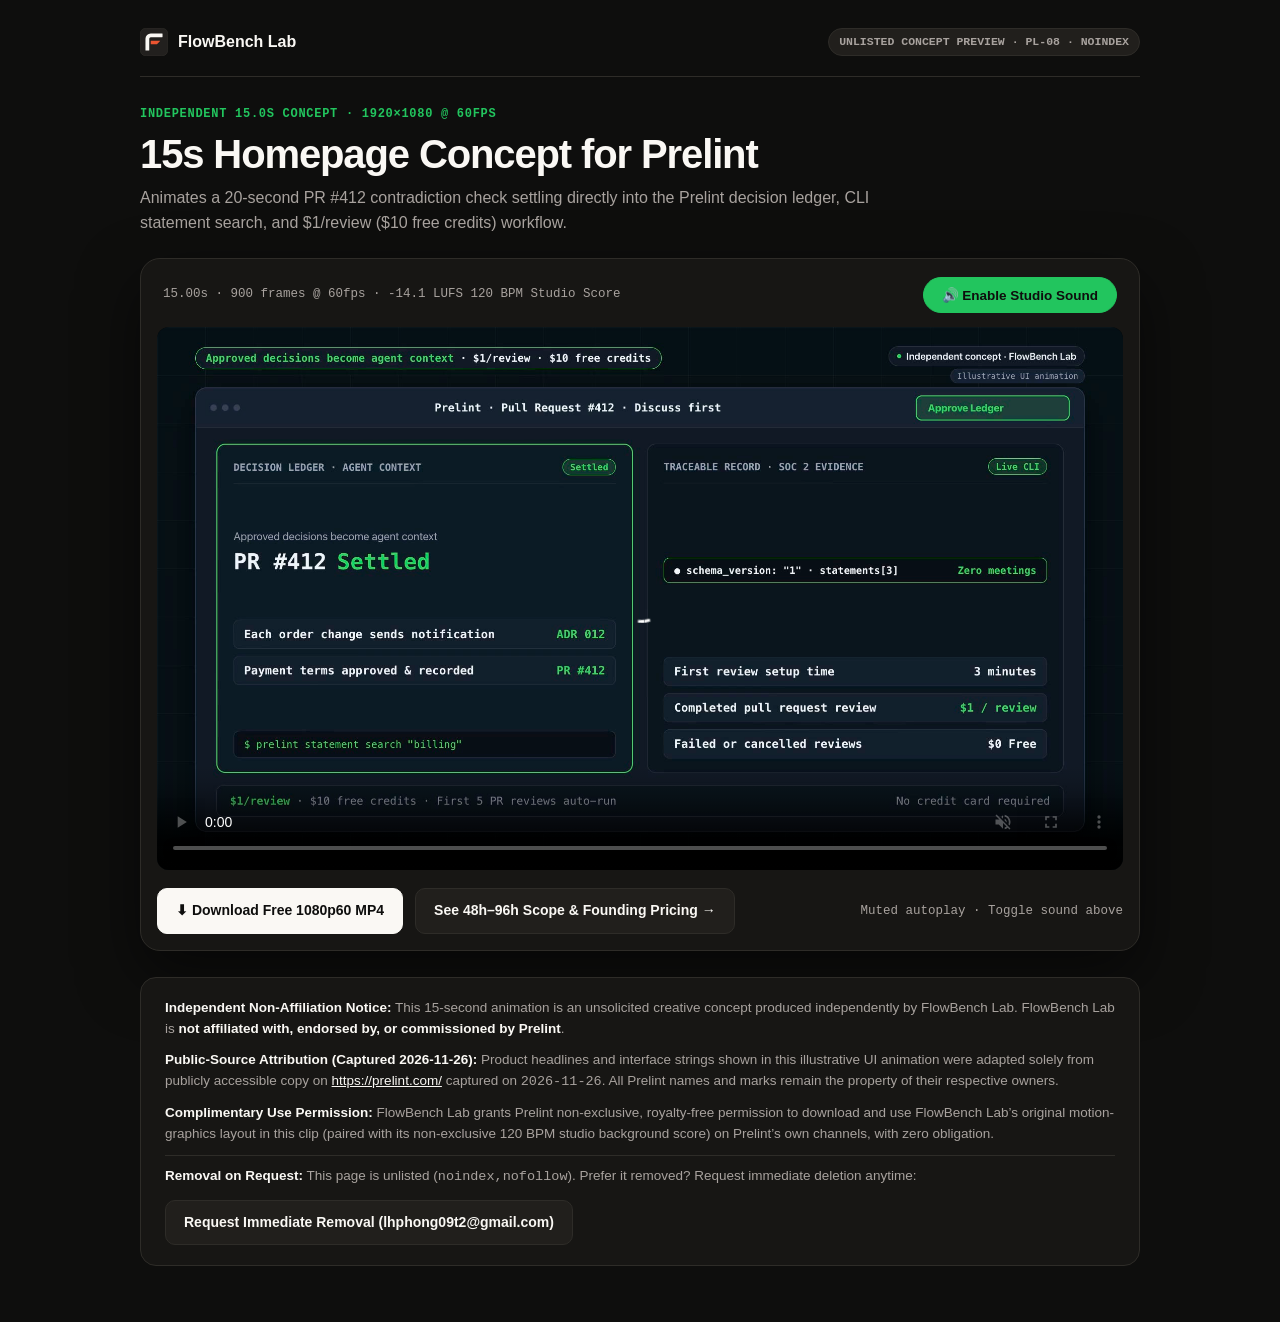
<file: preview/pl-08/index.html>
<!doctype html>
<html lang="en">
<head>
  <meta charset="utf-8" />
  <meta name="viewport" content="width=device-width, initial-scale=1" />
  <meta name="robots" content="noindex,nofollow" />
  <meta name="googlebot" content="noindex,nofollow,noarchive" />
  <title>15s Homepage Concept Preview (Prelint) — FlowBench Lab</title>
  <link rel="icon" href="../../favicon.svg" type="image/svg+xml" />
  <style>
    :root {
      color-scheme: dark;
      --bg: #0E0E0D;
      --surface: #171614;
      --surface-2: #211F1C;
      --border: #2E2C28;
      --text: #FAF8F4;
      --muted: #A8A29E;
      --accent: #22C55E;
    }
    *, *::before, *::after { box-sizing: border-box; }
    body {
      margin: 0;
      font-family: -apple-system, BlinkMacSystemFont, "Inter", "Segoe UI", Roboto, sans-serif;
      background: var(--bg);
      color: var(--text);
      line-height: 1.55;
      -webkit-font-smoothing: antialiased;
    }
    a { color: inherit; text-decoration: none; }
    .wrap {
      max-width: 1040px;
      margin: 0 auto;
      padding: 28px 20px 56px;
    }
    .topbar {
      display: flex;
      align-items: center;
      justify-content: space-between;
      gap: 14px;
      padding-bottom: 20px;
      border-bottom: 1px solid var(--border);
      flex-wrap: wrap;
    }
    .brand {
      display: inline-flex;
      align-items: center;
      gap: 10px;
      font-weight: 800;
      font-size: 16px;
    }
    .pill {
      font-family: ui-monospace, SFMono-Regular, Menlo, monospace;
      font-size: 11.5px;
      font-weight: 700;
      padding: 4px 10px;
      border-radius: 999px;
      background: var(--surface-2);
      border: 1px solid var(--border);
      color: var(--muted);
    }
    .hero-head {
      margin: 28px 0 20px;
    }
    .kicker {
      font-family: ui-monospace, SFMono-Regular, Menlo, monospace;
      font-size: 12px;
      font-weight: 700;
      letter-spacing: 0.06em;
      text-transform: uppercase;
      color: var(--accent);
      margin-bottom: 8px;
    }
    h1 {
      margin: 0 0 10px;
      font-size: clamp(26px, 4vw, 40px);
      line-height: 1.12;
      letter-spacing: -0.028em;
    }
    .sub {
      margin: 0;
      color: var(--muted);
      font-size: 16px;
      max-width: 780px;
    }
    .player-card {
      margin-top: 22px;
      background: var(--surface);
      border: 1.5px solid var(--border);
      border-radius: 20px;
      padding: 16px;
      box-shadow: 0 24px 60px rgba(0, 0, 0, 0.5);
    }
    .player-bar {
      display: flex;
      align-items: center;
      justify-content: space-between;
      gap: 12px;
      padding: 2px 6px 14px;
      flex-wrap: wrap;
    }
    .player-meta {
      font-family: ui-monospace, SFMono-Regular, Menlo, monospace;
      font-size: 12.5px;
      color: var(--muted);
    }
    .sound-btn {
      display: inline-flex;
      align-items: center;
      gap: 8px;
      padding: 9px 18px;
      border-radius: 999px;
      border: 1.5px solid var(--accent);
      background: var(--accent);
      color: #0E0E0D;
      font-size: 13.5px;
      font-weight: 800;
      cursor: pointer;
    }
    .sound-btn.active {
      background: transparent;
      color: var(--accent);
    }
    video {
      width: 100%;
      aspect-ratio: 16 / 9;
      border-radius: 12px;
      background: #000;
      display: block;
    }
    .actions-row {
      margin-top: 18px;
      display: flex;
      align-items: center;
      justify-content: space-between;
      gap: 12px;
      flex-wrap: wrap;
    }
    .btn-group {
      display: flex;
      gap: 12px;
      flex-wrap: wrap;
    }
    .btn {
      display: inline-flex;
      align-items: center;
      gap: 8px;
      padding: 11px 18px;
      border-radius: 10px;
      font-size: 14px;
      font-weight: 700;
      border: 1px solid var(--border);
      background: var(--surface-2);
      color: var(--text);
      cursor: pointer;
    }
    .btn-primary {
      background: var(--text);
      color: #0E0E0D;
      border-color: var(--text);
    }
    .disclosure-card {
      margin-top: 26px;
      background: var(--surface);
      border: 1px solid var(--border);
      border-radius: 16px;
      padding: 20px 24px;
      font-size: 13.5px;
      color: var(--muted);
      display: flex;
      flex-direction: column;
      gap: 10px;
    }
    .disclosure-card strong {
      color: var(--text);
    }
    .takedown-row {
      padding-top: 10px;
      border-top: 1px solid var(--border);
      display: flex;
      align-items: center;
      justify-content: space-between;
      gap: 12px;
      flex-wrap: wrap;
    }
    .link-ul {
      text-decoration: underline;
      color: var(--text);
    }
  </style>
</head>
<body>
  <div class="wrap">
    <header class="topbar">
      <a href="../../" class="brand">
        <svg viewBox="0 0 256 256" width="28" height="28" fill="none" aria-hidden="true">
          <rect width="256" height="256" rx="58" fill="#22201E" stroke="#383530" stroke-width="4"/>
          <g transform="translate(128 128) scale(0.25) translate(-524 -512)">
            <path d="M 212 392 A 194 194 0 0 1 406 198 L 824 198 Q 836 198 836 210 L 836 324 Q 836 336 824 336 L 406 336 A 56 56 0 0 0 350 392 L 350 814 Q 350 826 338 826 L 224 826 Q 212 826 212 814 Z" fill="#FAF8F4"/>
            <path d="M 406 478 Q 406 468 416 468 L 744 468 Q 757 468 748 477 L 632 593 Q 629 596 621 596 L 416 596 Q 406 596 406 586 Z" fill="#EC5531"/>
          </g>
        </svg>
        <span>FlowBench Lab</span>
      </a>
      <span class="pill">UNLISTED CONCEPT PREVIEW &middot; PL-08 &middot; NOINDEX</span>
    </header>

    <section class="hero-head">
      <div class="kicker">Independent 15.0s Concept &middot; 1920&times;1080 @ 60fps</div>
      <h1>15s Homepage Concept for Prelint</h1>
      <p class="sub">Animates a 20-second PR #412 contradiction check settling directly into the Prelint decision ledger, CLI statement search, and $1/review ($10 free credits) workflow.</p>
    </section>

    <section class="player-card">
      <div class="player-bar">
        <span class="player-meta">15.00s &middot; 900 frames @ 60fps &middot; -14.1 LUFS 120 BPM Studio Score</span>
        <button id="btn-sound" class="sound-btn" type="button" aria-pressed="false">&#128266; Enable Studio Sound</button>
      </div>
      <video id="teaser-video" muted loop controls playsinline preload="metadata" poster="./poster.jpg">
        <source src="./teaser-1080p60.mp4" type="video/mp4" />
        Your browser does not support HTML5 video.
      </video>
      <div class="actions-row">
        <div class="btn-group">
          <a class="btn btn-primary" href="./teaser-1080p60.mp4" download="flowbench-15s-concept-pl08.mp4">&#11015; Download Free 1080p60 MP4</a>
          <a class="btn" href="../../#pricing">See 48h&ndash;96h Scope &amp; Founding Pricing &rarr;</a>
        </div>
        <span id="motion-hint" class="player-meta">Muted autoplay &middot; Toggle sound above</span>
      </div>
    </section>

    <section class="disclosure-card" aria-label="Attribution and non-affiliation disclosure">
      <div>
        <strong>Independent Non-Affiliation Notice:</strong> This 15-second animation is an unsolicited creative concept produced independently by FlowBench Lab. FlowBench Lab is <strong>not affiliated with, endorsed by, or commissioned by Prelint</strong>.
      </div>
      <div>
        <strong>Public-Source Attribution (Captured 2026-11-26):</strong> Product headlines and interface strings shown in this illustrative UI animation were adapted solely from publicly accessible copy on <a class="link-ul" href="https://prelint.com/" target="_blank" rel="noopener noreferrer">https://prelint.com/</a> captured on <code>2026-11-26</code>. All Prelint names and marks remain the property of their respective owners.
      </div>
      <div>
        <strong>Complimentary Use Permission:</strong> FlowBench Lab grants Prelint non-exclusive, royalty-free permission to download and use FlowBench Lab&rsquo;s original motion-graphics layout in this clip (paired with its non-exclusive 120 BPM studio background score) on Prelint&rsquo;s own channels, with zero obligation.
      </div>
      <div class="takedown-row">
        <span><strong>Removal on Request:</strong> This page is unlisted (<code>noindex,nofollow</code>). Prefer it removed? Request immediate deletion anytime:</span>
        <a class="btn" href="mailto:lhphong09t2@gmail.com?subject=Remove%20Unlisted%20Preview%20(PL-08)">Request Immediate Removal (lhphong09t2@gmail.com)</a>
      </div>
    </section>
  </div>

  <script>
    (function () {
      const vid = document.getElementById("teaser-video");
      const btn = document.getElementById("btn-sound");
      const hint = document.getElementById("motion-hint");
      const reduce = window.matchMedia && window.matchMedia("(prefers-reduced-motion: reduce)").matches;

      function sync() {
        if (!vid || !btn) return;
        const on = !vid.muted;
        btn.classList.toggle("active", on);
        btn.setAttribute("aria-pressed", on ? "true" : "false");
        btn.innerHTML = on ? "&#128263; Mute Studio Sound" : "&#128266; Enable Studio Sound";
      }

      if (vid) {
        if (reduce) {
          vid.pause();
          if (hint) hint.textContent = "Autoplay paused (prefers-reduced-motion)";
        } else {
          const p = vid.play();
          if (p && typeof p.catch === "function") p.catch(() => {});
        }
        vid.addEventListener("volumechange", sync);
        btn?.addEventListener("click", () => {
          vid.muted = !vid.muted;
          if (!vid.muted) {
            vid.volume = 1.0;
            const p = vid.play();
            if (p && typeof p.catch === "function") p.catch(() => {});
          }
          sync();
        });
      }
    })();
  </script>
</body>
</html>
</file>
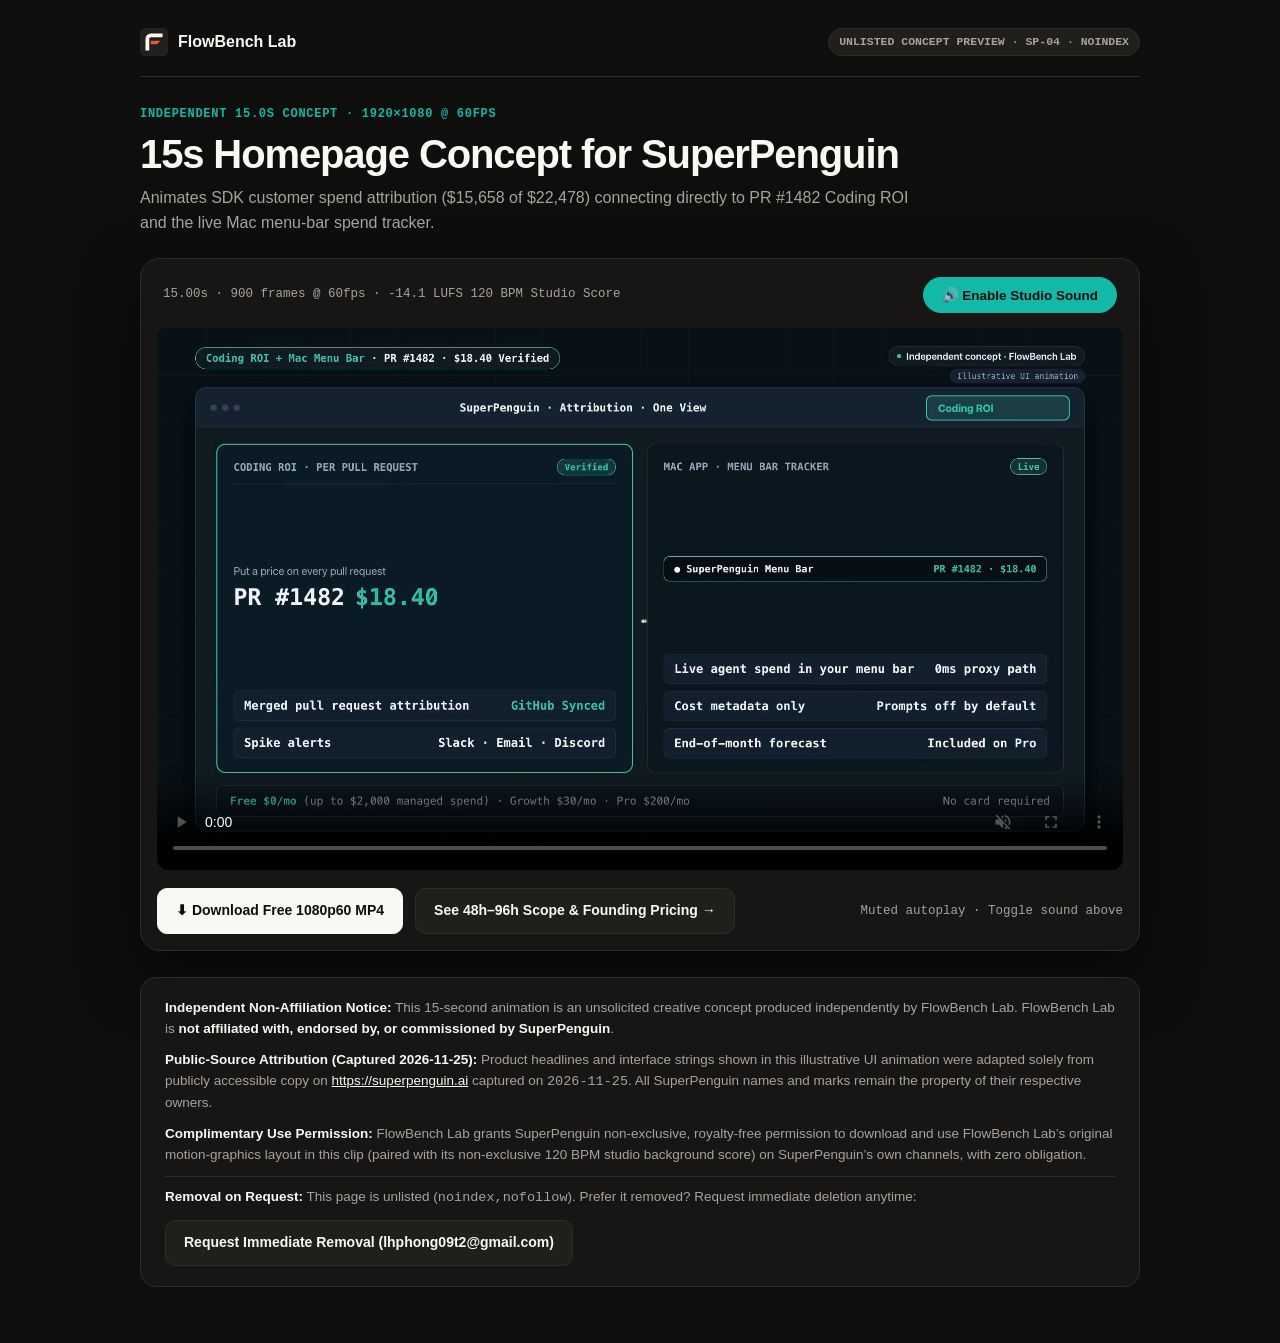
<file: preview/sp-04/index.html>
<!doctype html>
<html lang="en">
<head>
  <meta charset="utf-8" />
  <meta name="viewport" content="width=device-width, initial-scale=1" />
  <meta name="robots" content="noindex,nofollow" />
  <meta name="googlebot" content="noindex,nofollow,noarchive" />
  <title>15s Homepage Concept Preview (SuperPenguin) — FlowBench Lab</title>
  <link rel="icon" href="../../favicon.svg" type="image/svg+xml" />
  <style>
    :root {
      color-scheme: dark;
      --bg: #0E0E0D;
      --surface: #171614;
      --surface-2: #211F1C;
      --border: #2E2C28;
      --text: #FAF8F4;
      --muted: #A8A29E;
      --accent: #14B8A6;
    }
    *, *::before, *::after { box-sizing: border-box; }
    body {
      margin: 0;
      font-family: -apple-system, BlinkMacSystemFont, "Inter", "Segoe UI", Roboto, sans-serif;
      background: var(--bg);
      color: var(--text);
      line-height: 1.55;
      -webkit-font-smoothing: antialiased;
    }
    a { color: inherit; text-decoration: none; }
    .wrap {
      max-width: 1040px;
      margin: 0 auto;
      padding: 28px 20px 56px;
    }
    .topbar {
      display: flex;
      align-items: center;
      justify-content: space-between;
      gap: 14px;
      padding-bottom: 20px;
      border-bottom: 1px solid var(--border);
      flex-wrap: wrap;
    }
    .brand {
      display: inline-flex;
      align-items: center;
      gap: 10px;
      font-weight: 800;
      font-size: 16px;
    }
    .pill {
      font-family: ui-monospace, SFMono-Regular, Menlo, monospace;
      font-size: 11.5px;
      font-weight: 700;
      padding: 4px 10px;
      border-radius: 999px;
      background: var(--surface-2);
      border: 1px solid var(--border);
      color: var(--muted);
    }
    .hero-head {
      margin: 28px 0 20px;
    }
    .kicker {
      font-family: ui-monospace, SFMono-Regular, Menlo, monospace;
      font-size: 12px;
      font-weight: 700;
      letter-spacing: 0.06em;
      text-transform: uppercase;
      color: var(--accent);
      margin-bottom: 8px;
    }
    h1 {
      margin: 0 0 10px;
      font-size: clamp(26px, 4vw, 40px);
      line-height: 1.12;
      letter-spacing: -0.028em;
    }
    .sub {
      margin: 0;
      color: var(--muted);
      font-size: 16px;
      max-width: 780px;
    }
    .player-card {
      margin-top: 22px;
      background: var(--surface);
      border: 1.5px solid var(--border);
      border-radius: 20px;
      padding: 16px;
      box-shadow: 0 24px 60px rgba(0, 0, 0, 0.5);
    }
    .player-bar {
      display: flex;
      align-items: center;
      justify-content: space-between;
      gap: 12px;
      padding: 2px 6px 14px;
      flex-wrap: wrap;
    }
    .player-meta {
      font-family: ui-monospace, SFMono-Regular, Menlo, monospace;
      font-size: 12.5px;
      color: var(--muted);
    }
    .sound-btn {
      display: inline-flex;
      align-items: center;
      gap: 8px;
      padding: 9px 18px;
      border-radius: 999px;
      border: 1.5px solid var(--accent);
      background: var(--accent);
      color: #0E0E0D;
      font-size: 13.5px;
      font-weight: 800;
      cursor: pointer;
    }
    .sound-btn.active {
      background: transparent;
      color: var(--accent);
    }
    video {
      width: 100%;
      aspect-ratio: 16 / 9;
      border-radius: 12px;
      background: #000;
      display: block;
    }
    .actions-row {
      margin-top: 18px;
      display: flex;
      align-items: center;
      justify-content: space-between;
      gap: 12px;
      flex-wrap: wrap;
    }
    .btn-group {
      display: flex;
      gap: 12px;
      flex-wrap: wrap;
    }
    .btn {
      display: inline-flex;
      align-items: center;
      gap: 8px;
      padding: 11px 18px;
      border-radius: 10px;
      font-size: 14px;
      font-weight: 700;
      border: 1px solid var(--border);
      background: var(--surface-2);
      color: var(--text);
      cursor: pointer;
    }
    .btn-primary {
      background: var(--text);
      color: #0E0E0D;
      border-color: var(--text);
    }
    .disclosure-card {
      margin-top: 26px;
      background: var(--surface);
      border: 1px solid var(--border);
      border-radius: 16px;
      padding: 20px 24px;
      font-size: 13.5px;
      color: var(--muted);
      display: flex;
      flex-direction: column;
      gap: 10px;
    }
    .disclosure-card strong {
      color: var(--text);
    }
    .takedown-row {
      padding-top: 10px;
      border-top: 1px solid var(--border);
      display: flex;
      align-items: center;
      justify-content: space-between;
      gap: 12px;
      flex-wrap: wrap;
    }
    .link-ul {
      text-decoration: underline;
      color: var(--text);
    }
  </style>
</head>
<body>
  <div class="wrap">
    <header class="topbar">
      <a href="../../" class="brand">
        <svg viewBox="0 0 256 256" width="28" height="28" fill="none" aria-hidden="true">
          <rect width="256" height="256" rx="58" fill="#22201E" stroke="#383530" stroke-width="4"/>
          <g transform="translate(128 128) scale(0.25) translate(-524 -512)">
            <path d="M 212 392 A 194 194 0 0 1 406 198 L 824 198 Q 836 198 836 210 L 836 324 Q 836 336 824 336 L 406 336 A 56 56 0 0 0 350 392 L 350 814 Q 350 826 338 826 L 224 826 Q 212 826 212 814 Z" fill="#FAF8F4"/>
            <path d="M 406 478 Q 406 468 416 468 L 744 468 Q 757 468 748 477 L 632 593 Q 629 596 621 596 L 416 596 Q 406 596 406 586 Z" fill="#EC5531"/>
          </g>
        </svg>
        <span>FlowBench Lab</span>
      </a>
      <span class="pill">UNLISTED CONCEPT PREVIEW &middot; SP-04 &middot; NOINDEX</span>
    </header>

    <section class="hero-head">
      <div class="kicker">Independent 15.0s Concept &middot; 1920&times;1080 @ 60fps</div>
      <h1>15s Homepage Concept for SuperPenguin</h1>
      <p class="sub">Animates SDK customer spend attribution ($15,658 of $22,478) connecting directly to PR #1482 Coding ROI and the live Mac menu-bar spend tracker.</p>
    </section>

    <section class="player-card">
      <div class="player-bar">
        <span class="player-meta">15.00s &middot; 900 frames @ 60fps &middot; -14.1 LUFS 120 BPM Studio Score</span>
        <button id="btn-sound" class="sound-btn" type="button" aria-pressed="false">&#128266; Enable Studio Sound</button>
      </div>
      <video id="teaser-video" muted loop controls playsinline preload="metadata" poster="./poster.jpg">
        <source src="./teaser-1080p60.mp4" type="video/mp4" />
        Your browser does not support HTML5 video.
      </video>
      <div class="actions-row">
        <div class="btn-group">
          <a class="btn btn-primary" href="./teaser-1080p60.mp4" download="flowbench-15s-concept-sp04.mp4">&#11015; Download Free 1080p60 MP4</a>
          <a class="btn" href="../../#pricing">See 48h&ndash;96h Scope &amp; Founding Pricing &rarr;</a>
        </div>
        <span id="motion-hint" class="player-meta">Muted autoplay &middot; Toggle sound above</span>
      </div>
    </section>

    <section class="disclosure-card" aria-label="Attribution and non-affiliation disclosure">
      <div>
        <strong>Independent Non-Affiliation Notice:</strong> This 15-second animation is an unsolicited creative concept produced independently by FlowBench Lab. FlowBench Lab is <strong>not affiliated with, endorsed by, or commissioned by SuperPenguin</strong>.
      </div>
      <div>
        <strong>Public-Source Attribution (Captured 2026-11-25):</strong> Product headlines and interface strings shown in this illustrative UI animation were adapted solely from publicly accessible copy on <a class="link-ul" href="https://superpenguin.ai" target="_blank" rel="noopener noreferrer">https://superpenguin.ai</a> captured on <code>2026-11-25</code>. All SuperPenguin names and marks remain the property of their respective owners.
      </div>
      <div>
        <strong>Complimentary Use Permission:</strong> FlowBench Lab grants SuperPenguin non-exclusive, royalty-free permission to download and use FlowBench Lab&rsquo;s original motion-graphics layout in this clip (paired with its non-exclusive 120 BPM studio background score) on SuperPenguin&rsquo;s own channels, with zero obligation.
      </div>
      <div class="takedown-row">
        <span><strong>Removal on Request:</strong> This page is unlisted (<code>noindex,nofollow</code>). Prefer it removed? Request immediate deletion anytime:</span>
        <a class="btn" href="mailto:lhphong09t2@gmail.com?subject=Remove%20Unlisted%20Preview%20(SP-04)">Request Immediate Removal (lhphong09t2@gmail.com)</a>
      </div>
    </section>
  </div>

  <script>
    (function () {
      const vid = document.getElementById("teaser-video");
      const btn = document.getElementById("btn-sound");
      const hint = document.getElementById("motion-hint");
      const reduce = window.matchMedia && window.matchMedia("(prefers-reduced-motion: reduce)").matches;

      function sync() {
        if (!vid || !btn) return;
        const on = !vid.muted;
        btn.classList.toggle("active", on);
        btn.setAttribute("aria-pressed", on ? "true" : "false");
        btn.innerHTML = on ? "&#128263; Mute Studio Sound" : "&#128266; Enable Studio Sound";
      }

      if (vid) {
        if (reduce) {
          vid.pause();
          if (hint) hint.textContent = "Autoplay paused (prefers-reduced-motion)";
        } else {
          const p = vid.play();
          if (p && typeof p.catch === "function") p.catch(() => {});
        }
        vid.addEventListener("volumechange", sync);
        btn?.addEventListener("click", () => {
          vid.muted = !vid.muted;
          if (!vid.muted) {
            vid.volume = 1.0;
            const p = vid.play();
            if (p && typeof p.catch === "function") p.catch(() => {});
          }
          sync();
        });
      }
    })();
  </script>
</body>
</html>
</file>
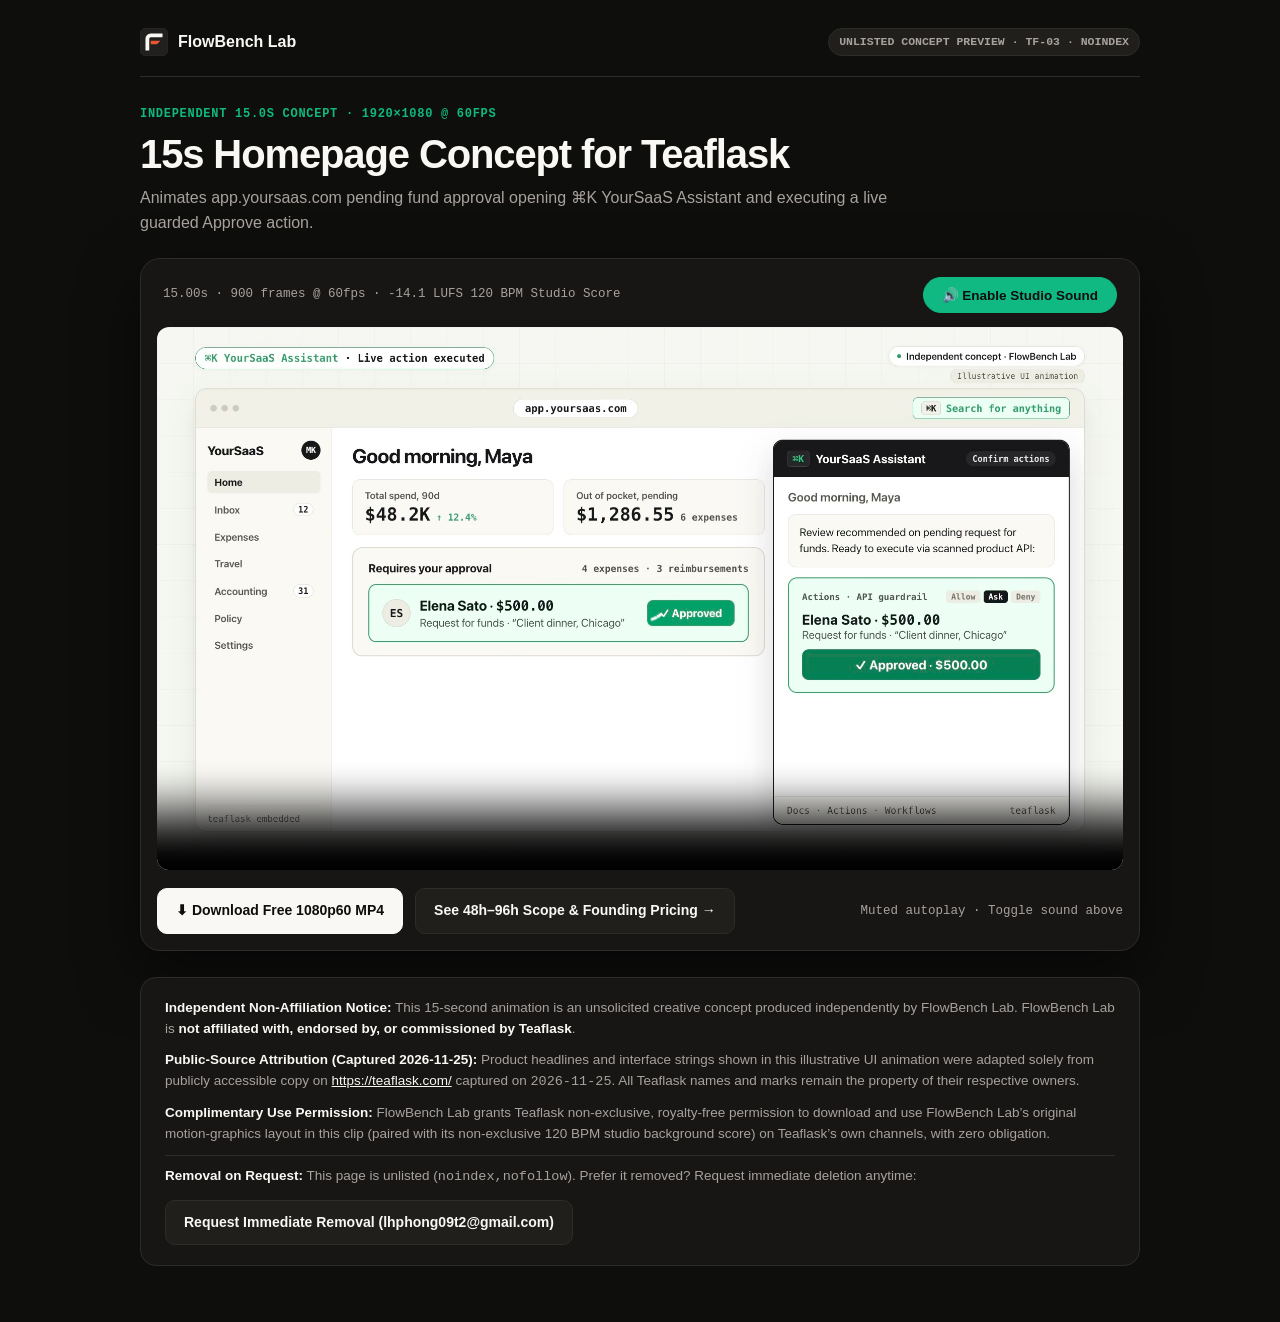
<file: preview/tf-03/index.html>
<!doctype html>
<html lang="en">
<head>
  <meta charset="utf-8" />
  <meta name="viewport" content="width=device-width, initial-scale=1" />
  <meta name="robots" content="noindex,nofollow" />
  <meta name="googlebot" content="noindex,nofollow,noarchive" />
  <title>15s Homepage Concept Preview (Teaflask) — FlowBench Lab</title>
  <link rel="icon" href="../../favicon.svg" type="image/svg+xml" />
  <style>
    :root {
      color-scheme: dark;
      --bg: #0E0E0D;
      --surface: #171614;
      --surface-2: #211F1C;
      --border: #2E2C28;
      --text: #FAF8F4;
      --muted: #A8A29E;
      --accent: #10B981;
    }
    *, *::before, *::after { box-sizing: border-box; }
    body {
      margin: 0;
      font-family: -apple-system, BlinkMacSystemFont, "Inter", "Segoe UI", Roboto, sans-serif;
      background: var(--bg);
      color: var(--text);
      line-height: 1.55;
      -webkit-font-smoothing: antialiased;
    }
    a { color: inherit; text-decoration: none; }
    .wrap {
      max-width: 1040px;
      margin: 0 auto;
      padding: 28px 20px 56px;
    }
    .topbar {
      display: flex;
      align-items: center;
      justify-content: space-between;
      gap: 14px;
      padding-bottom: 20px;
      border-bottom: 1px solid var(--border);
      flex-wrap: wrap;
    }
    .brand {
      display: inline-flex;
      align-items: center;
      gap: 10px;
      font-weight: 800;
      font-size: 16px;
    }
    .pill {
      font-family: ui-monospace, SFMono-Regular, Menlo, monospace;
      font-size: 11.5px;
      font-weight: 700;
      padding: 4px 10px;
      border-radius: 999px;
      background: var(--surface-2);
      border: 1px solid var(--border);
      color: var(--muted);
    }
    .hero-head {
      margin: 28px 0 20px;
    }
    .kicker {
      font-family: ui-monospace, SFMono-Regular, Menlo, monospace;
      font-size: 12px;
      font-weight: 700;
      letter-spacing: 0.06em;
      text-transform: uppercase;
      color: var(--accent);
      margin-bottom: 8px;
    }
    h1 {
      margin: 0 0 10px;
      font-size: clamp(26px, 4vw, 40px);
      line-height: 1.12;
      letter-spacing: -0.028em;
    }
    .sub {
      margin: 0;
      color: var(--muted);
      font-size: 16px;
      max-width: 780px;
    }
    .player-card {
      margin-top: 22px;
      background: var(--surface);
      border: 1.5px solid var(--border);
      border-radius: 20px;
      padding: 16px;
      box-shadow: 0 24px 60px rgba(0, 0, 0, 0.5);
    }
    .player-bar {
      display: flex;
      align-items: center;
      justify-content: space-between;
      gap: 12px;
      padding: 2px 6px 14px;
      flex-wrap: wrap;
    }
    .player-meta {
      font-family: ui-monospace, SFMono-Regular, Menlo, monospace;
      font-size: 12.5px;
      color: var(--muted);
    }
    .sound-btn {
      display: inline-flex;
      align-items: center;
      gap: 8px;
      padding: 9px 18px;
      border-radius: 999px;
      border: 1.5px solid var(--accent);
      background: var(--accent);
      color: #0E0E0D;
      font-size: 13.5px;
      font-weight: 800;
      cursor: pointer;
    }
    .sound-btn.active {
      background: transparent;
      color: var(--accent);
    }
    video {
      width: 100%;
      aspect-ratio: 16 / 9;
      border-radius: 12px;
      background: #000;
      display: block;
    }
    .actions-row {
      margin-top: 18px;
      display: flex;
      align-items: center;
      justify-content: space-between;
      gap: 12px;
      flex-wrap: wrap;
    }
    .btn-group {
      display: flex;
      gap: 12px;
      flex-wrap: wrap;
    }
    .btn {
      display: inline-flex;
      align-items: center;
      gap: 8px;
      padding: 11px 18px;
      border-radius: 10px;
      font-size: 14px;
      font-weight: 700;
      border: 1px solid var(--border);
      background: var(--surface-2);
      color: var(--text);
      cursor: pointer;
    }
    .btn-primary {
      background: var(--text);
      color: #0E0E0D;
      border-color: var(--text);
    }
    .disclosure-card {
      margin-top: 26px;
      background: var(--surface);
      border: 1px solid var(--border);
      border-radius: 16px;
      padding: 20px 24px;
      font-size: 13.5px;
      color: var(--muted);
      display: flex;
      flex-direction: column;
      gap: 10px;
    }
    .disclosure-card strong {
      color: var(--text);
    }
    .takedown-row {
      padding-top: 10px;
      border-top: 1px solid var(--border);
      display: flex;
      align-items: center;
      justify-content: space-between;
      gap: 12px;
      flex-wrap: wrap;
    }
    .link-ul {
      text-decoration: underline;
      color: var(--text);
    }
  </style>
</head>
<body>
  <div class="wrap">
    <header class="topbar">
      <a href="../../" class="brand">
        <svg viewBox="0 0 256 256" width="28" height="28" fill="none" aria-hidden="true">
          <rect width="256" height="256" rx="58" fill="#22201E" stroke="#383530" stroke-width="4"/>
          <g transform="translate(128 128) scale(0.25) translate(-524 -512)">
            <path d="M 212 392 A 194 194 0 0 1 406 198 L 824 198 Q 836 198 836 210 L 836 324 Q 836 336 824 336 L 406 336 A 56 56 0 0 0 350 392 L 350 814 Q 350 826 338 826 L 224 826 Q 212 826 212 814 Z" fill="#FAF8F4"/>
            <path d="M 406 478 Q 406 468 416 468 L 744 468 Q 757 468 748 477 L 632 593 Q 629 596 621 596 L 416 596 Q 406 596 406 586 Z" fill="#EC5531"/>
          </g>
        </svg>
        <span>FlowBench Lab</span>
      </a>
      <span class="pill">UNLISTED CONCEPT PREVIEW &middot; TF-03 &middot; NOINDEX</span>
    </header>

    <section class="hero-head">
      <div class="kicker">Independent 15.0s Concept &middot; 1920&times;1080 @ 60fps</div>
      <h1>15s Homepage Concept for Teaflask</h1>
      <p class="sub">Animates app.yoursaas.com pending fund approval opening ⌘K YourSaaS Assistant and executing a live guarded Approve action.</p>
    </section>

    <section class="player-card">
      <div class="player-bar">
        <span class="player-meta">15.00s &middot; 900 frames @ 60fps &middot; -14.1 LUFS 120 BPM Studio Score</span>
        <button id="btn-sound" class="sound-btn" type="button" aria-pressed="false">&#128266; Enable Studio Sound</button>
      </div>
      <video id="teaser-video" muted loop controls playsinline preload="metadata" poster="./poster.jpg">
        <source src="./teaser-1080p60.mp4" type="video/mp4" />
        Your browser does not support HTML5 video.
      </video>
      <div class="actions-row">
        <div class="btn-group">
          <a class="btn btn-primary" href="./teaser-1080p60.mp4" download="flowbench-15s-concept-tf03.mp4">&#11015; Download Free 1080p60 MP4</a>
          <a class="btn" href="../../#pricing">See 48h&ndash;96h Scope &amp; Founding Pricing &rarr;</a>
        </div>
        <span id="motion-hint" class="player-meta">Muted autoplay &middot; Toggle sound above</span>
      </div>
    </section>

    <section class="disclosure-card" aria-label="Attribution and non-affiliation disclosure">
      <div>
        <strong>Independent Non-Affiliation Notice:</strong> This 15-second animation is an unsolicited creative concept produced independently by FlowBench Lab. FlowBench Lab is <strong>not affiliated with, endorsed by, or commissioned by Teaflask</strong>.
      </div>
      <div>
        <strong>Public-Source Attribution (Captured 2026-11-25):</strong> Product headlines and interface strings shown in this illustrative UI animation were adapted solely from publicly accessible copy on <a class="link-ul" href="https://teaflask.com/" target="_blank" rel="noopener noreferrer">https://teaflask.com/</a> captured on <code>2026-11-25</code>. All Teaflask names and marks remain the property of their respective owners.
      </div>
      <div>
        <strong>Complimentary Use Permission:</strong> FlowBench Lab grants Teaflask non-exclusive, royalty-free permission to download and use FlowBench Lab&rsquo;s original motion-graphics layout in this clip (paired with its non-exclusive 120 BPM studio background score) on Teaflask&rsquo;s own channels, with zero obligation.
      </div>
      <div class="takedown-row">
        <span><strong>Removal on Request:</strong> This page is unlisted (<code>noindex,nofollow</code>). Prefer it removed? Request immediate deletion anytime:</span>
        <a class="btn" href="mailto:lhphong09t2@gmail.com?subject=Remove%20Unlisted%20Preview%20(TF-03)">Request Immediate Removal (lhphong09t2@gmail.com)</a>
      </div>
    </section>
  </div>

  <script>
    (function () {
      const vid = document.getElementById("teaser-video");
      const btn = document.getElementById("btn-sound");
      const hint = document.getElementById("motion-hint");
      const reduce = window.matchMedia && window.matchMedia("(prefers-reduced-motion: reduce)").matches;

      function sync() {
        if (!vid || !btn) return;
        const on = !vid.muted;
        btn.classList.toggle("active", on);
        btn.setAttribute("aria-pressed", on ? "true" : "false");
        btn.innerHTML = on ? "&#128263; Mute Studio Sound" : "&#128266; Enable Studio Sound";
      }

      if (vid) {
        if (reduce) {
          vid.pause();
          if (hint) hint.textContent = "Autoplay paused (prefers-reduced-motion)";
        } else {
          const p = vid.play();
          if (p && typeof p.catch === "function") p.catch(() => {});
        }
        vid.addEventListener("volumechange", sync);
        btn?.addEventListener("click", () => {
          vid.muted = !vid.muted;
          if (!vid.muted) {
            vid.volume = 1.0;
            const p = vid.play();
            if (p && typeof p.catch === "function") p.catch(() => {});
          }
          sync();
        });
      }
    })();
  </script>
</body>
</html>
</file>
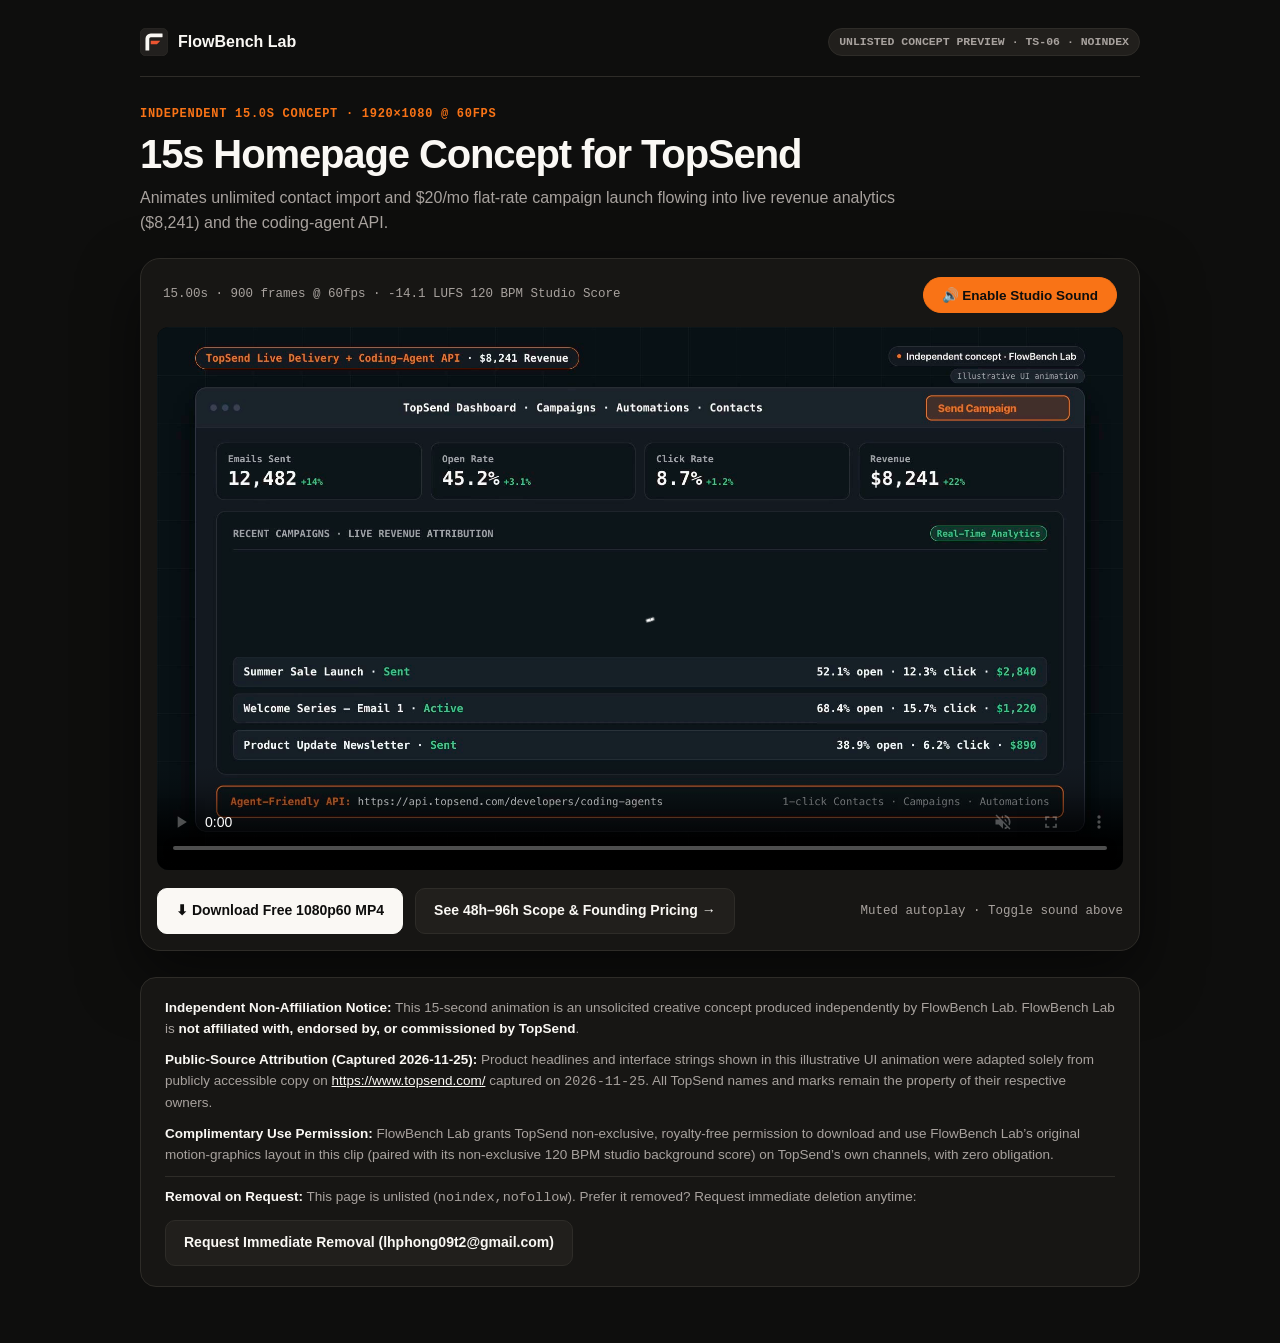
<file: preview/ts-06/index.html>
<!doctype html>
<html lang="en">
<head>
  <meta charset="utf-8" />
  <meta name="viewport" content="width=device-width, initial-scale=1" />
  <meta name="robots" content="noindex,nofollow" />
  <meta name="googlebot" content="noindex,nofollow,noarchive" />
  <title>15s Homepage Concept Preview (TopSend) — FlowBench Lab</title>
  <link rel="icon" href="../../favicon.svg" type="image/svg+xml" />
  <style>
    :root {
      color-scheme: dark;
      --bg: #0E0E0D;
      --surface: #171614;
      --surface-2: #211F1C;
      --border: #2E2C28;
      --text: #FAF8F4;
      --muted: #A8A29E;
      --accent: #F97316;
    }
    *, *::before, *::after { box-sizing: border-box; }
    body {
      margin: 0;
      font-family: -apple-system, BlinkMacSystemFont, "Inter", "Segoe UI", Roboto, sans-serif;
      background: var(--bg);
      color: var(--text);
      line-height: 1.55;
      -webkit-font-smoothing: antialiased;
    }
    a { color: inherit; text-decoration: none; }
    .wrap {
      max-width: 1040px;
      margin: 0 auto;
      padding: 28px 20px 56px;
    }
    .topbar {
      display: flex;
      align-items: center;
      justify-content: space-between;
      gap: 14px;
      padding-bottom: 20px;
      border-bottom: 1px solid var(--border);
      flex-wrap: wrap;
    }
    .brand {
      display: inline-flex;
      align-items: center;
      gap: 10px;
      font-weight: 800;
      font-size: 16px;
    }
    .pill {
      font-family: ui-monospace, SFMono-Regular, Menlo, monospace;
      font-size: 11.5px;
      font-weight: 700;
      padding: 4px 10px;
      border-radius: 999px;
      background: var(--surface-2);
      border: 1px solid var(--border);
      color: var(--muted);
    }
    .hero-head {
      margin: 28px 0 20px;
    }
    .kicker {
      font-family: ui-monospace, SFMono-Regular, Menlo, monospace;
      font-size: 12px;
      font-weight: 700;
      letter-spacing: 0.06em;
      text-transform: uppercase;
      color: var(--accent);
      margin-bottom: 8px;
    }
    h1 {
      margin: 0 0 10px;
      font-size: clamp(26px, 4vw, 40px);
      line-height: 1.12;
      letter-spacing: -0.028em;
    }
    .sub {
      margin: 0;
      color: var(--muted);
      font-size: 16px;
      max-width: 780px;
    }
    .player-card {
      margin-top: 22px;
      background: var(--surface);
      border: 1.5px solid var(--border);
      border-radius: 20px;
      padding: 16px;
      box-shadow: 0 24px 60px rgba(0, 0, 0, 0.5);
    }
    .player-bar {
      display: flex;
      align-items: center;
      justify-content: space-between;
      gap: 12px;
      padding: 2px 6px 14px;
      flex-wrap: wrap;
    }
    .player-meta {
      font-family: ui-monospace, SFMono-Regular, Menlo, monospace;
      font-size: 12.5px;
      color: var(--muted);
    }
    .sound-btn {
      display: inline-flex;
      align-items: center;
      gap: 8px;
      padding: 9px 18px;
      border-radius: 999px;
      border: 1.5px solid var(--accent);
      background: var(--accent);
      color: #0E0E0D;
      font-size: 13.5px;
      font-weight: 800;
      cursor: pointer;
    }
    .sound-btn.active {
      background: transparent;
      color: var(--accent);
    }
    video {
      width: 100%;
      aspect-ratio: 16 / 9;
      border-radius: 12px;
      background: #000;
      display: block;
    }
    .actions-row {
      margin-top: 18px;
      display: flex;
      align-items: center;
      justify-content: space-between;
      gap: 12px;
      flex-wrap: wrap;
    }
    .btn-group {
      display: flex;
      gap: 12px;
      flex-wrap: wrap;
    }
    .btn {
      display: inline-flex;
      align-items: center;
      gap: 8px;
      padding: 11px 18px;
      border-radius: 10px;
      font-size: 14px;
      font-weight: 700;
      border: 1px solid var(--border);
      background: var(--surface-2);
      color: var(--text);
      cursor: pointer;
    }
    .btn-primary {
      background: var(--text);
      color: #0E0E0D;
      border-color: var(--text);
    }
    .disclosure-card {
      margin-top: 26px;
      background: var(--surface);
      border: 1px solid var(--border);
      border-radius: 16px;
      padding: 20px 24px;
      font-size: 13.5px;
      color: var(--muted);
      display: flex;
      flex-direction: column;
      gap: 10px;
    }
    .disclosure-card strong {
      color: var(--text);
    }
    .takedown-row {
      padding-top: 10px;
      border-top: 1px solid var(--border);
      display: flex;
      align-items: center;
      justify-content: space-between;
      gap: 12px;
      flex-wrap: wrap;
    }
    .link-ul {
      text-decoration: underline;
      color: var(--text);
    }
  </style>
</head>
<body>
  <div class="wrap">
    <header class="topbar">
      <a href="../../" class="brand">
        <svg viewBox="0 0 256 256" width="28" height="28" fill="none" aria-hidden="true">
          <rect width="256" height="256" rx="58" fill="#22201E" stroke="#383530" stroke-width="4"/>
          <g transform="translate(128 128) scale(0.25) translate(-524 -512)">
            <path d="M 212 392 A 194 194 0 0 1 406 198 L 824 198 Q 836 198 836 210 L 836 324 Q 836 336 824 336 L 406 336 A 56 56 0 0 0 350 392 L 350 814 Q 350 826 338 826 L 224 826 Q 212 826 212 814 Z" fill="#FAF8F4"/>
            <path d="M 406 478 Q 406 468 416 468 L 744 468 Q 757 468 748 477 L 632 593 Q 629 596 621 596 L 416 596 Q 406 596 406 586 Z" fill="#EC5531"/>
          </g>
        </svg>
        <span>FlowBench Lab</span>
      </a>
      <span class="pill">UNLISTED CONCEPT PREVIEW &middot; TS-06 &middot; NOINDEX</span>
    </header>

    <section class="hero-head">
      <div class="kicker">Independent 15.0s Concept &middot; 1920&times;1080 @ 60fps</div>
      <h1>15s Homepage Concept for TopSend</h1>
      <p class="sub">Animates unlimited contact import and $20/mo flat-rate campaign launch flowing into live revenue analytics ($8,241) and the coding-agent API.</p>
    </section>

    <section class="player-card">
      <div class="player-bar">
        <span class="player-meta">15.00s &middot; 900 frames @ 60fps &middot; -14.1 LUFS 120 BPM Studio Score</span>
        <button id="btn-sound" class="sound-btn" type="button" aria-pressed="false">&#128266; Enable Studio Sound</button>
      </div>
      <video id="teaser-video" muted loop controls playsinline preload="metadata" poster="./poster.jpg">
        <source src="./teaser-1080p60.mp4" type="video/mp4" />
        Your browser does not support HTML5 video.
      </video>
      <div class="actions-row">
        <div class="btn-group">
          <a class="btn btn-primary" href="./teaser-1080p60.mp4" download="flowbench-15s-concept-ts06.mp4">&#11015; Download Free 1080p60 MP4</a>
          <a class="btn" href="../../#pricing">See 48h&ndash;96h Scope &amp; Founding Pricing &rarr;</a>
        </div>
        <span id="motion-hint" class="player-meta">Muted autoplay &middot; Toggle sound above</span>
      </div>
    </section>

    <section class="disclosure-card" aria-label="Attribution and non-affiliation disclosure">
      <div>
        <strong>Independent Non-Affiliation Notice:</strong> This 15-second animation is an unsolicited creative concept produced independently by FlowBench Lab. FlowBench Lab is <strong>not affiliated with, endorsed by, or commissioned by TopSend</strong>.
      </div>
      <div>
        <strong>Public-Source Attribution (Captured 2026-11-25):</strong> Product headlines and interface strings shown in this illustrative UI animation were adapted solely from publicly accessible copy on <a class="link-ul" href="https://www.topsend.com/" target="_blank" rel="noopener noreferrer">https://www.topsend.com/</a> captured on <code>2026-11-25</code>. All TopSend names and marks remain the property of their respective owners.
      </div>
      <div>
        <strong>Complimentary Use Permission:</strong> FlowBench Lab grants TopSend non-exclusive, royalty-free permission to download and use FlowBench Lab&rsquo;s original motion-graphics layout in this clip (paired with its non-exclusive 120 BPM studio background score) on TopSend&rsquo;s own channels, with zero obligation.
      </div>
      <div class="takedown-row">
        <span><strong>Removal on Request:</strong> This page is unlisted (<code>noindex,nofollow</code>). Prefer it removed? Request immediate deletion anytime:</span>
        <a class="btn" href="mailto:lhphong09t2@gmail.com?subject=Remove%20Unlisted%20Preview%20(TS-06)">Request Immediate Removal (lhphong09t2@gmail.com)</a>
      </div>
    </section>
  </div>

  <script>
    (function () {
      const vid = document.getElementById("teaser-video");
      const btn = document.getElementById("btn-sound");
      const hint = document.getElementById("motion-hint");
      const reduce = window.matchMedia && window.matchMedia("(prefers-reduced-motion: reduce)").matches;

      function sync() {
        if (!vid || !btn) return;
        const on = !vid.muted;
        btn.classList.toggle("active", on);
        btn.setAttribute("aria-pressed", on ? "true" : "false");
        btn.innerHTML = on ? "&#128263; Mute Studio Sound" : "&#128266; Enable Studio Sound";
      }

      if (vid) {
        if (reduce) {
          vid.pause();
          if (hint) hint.textContent = "Autoplay paused (prefers-reduced-motion)";
        } else {
          const p = vid.play();
          if (p && typeof p.catch === "function") p.catch(() => {});
        }
        vid.addEventListener("volumechange", sync);
        btn?.addEventListener("click", () => {
          vid.muted = !vid.muted;
          if (!vid.muted) {
            vid.volume = 1.0;
            const p = vid.play();
            if (p && typeof p.catch === "function") p.catch(() => {});
          }
          sync();
        });
      }
    })();
  </script>
</body>
</html>
</file>
